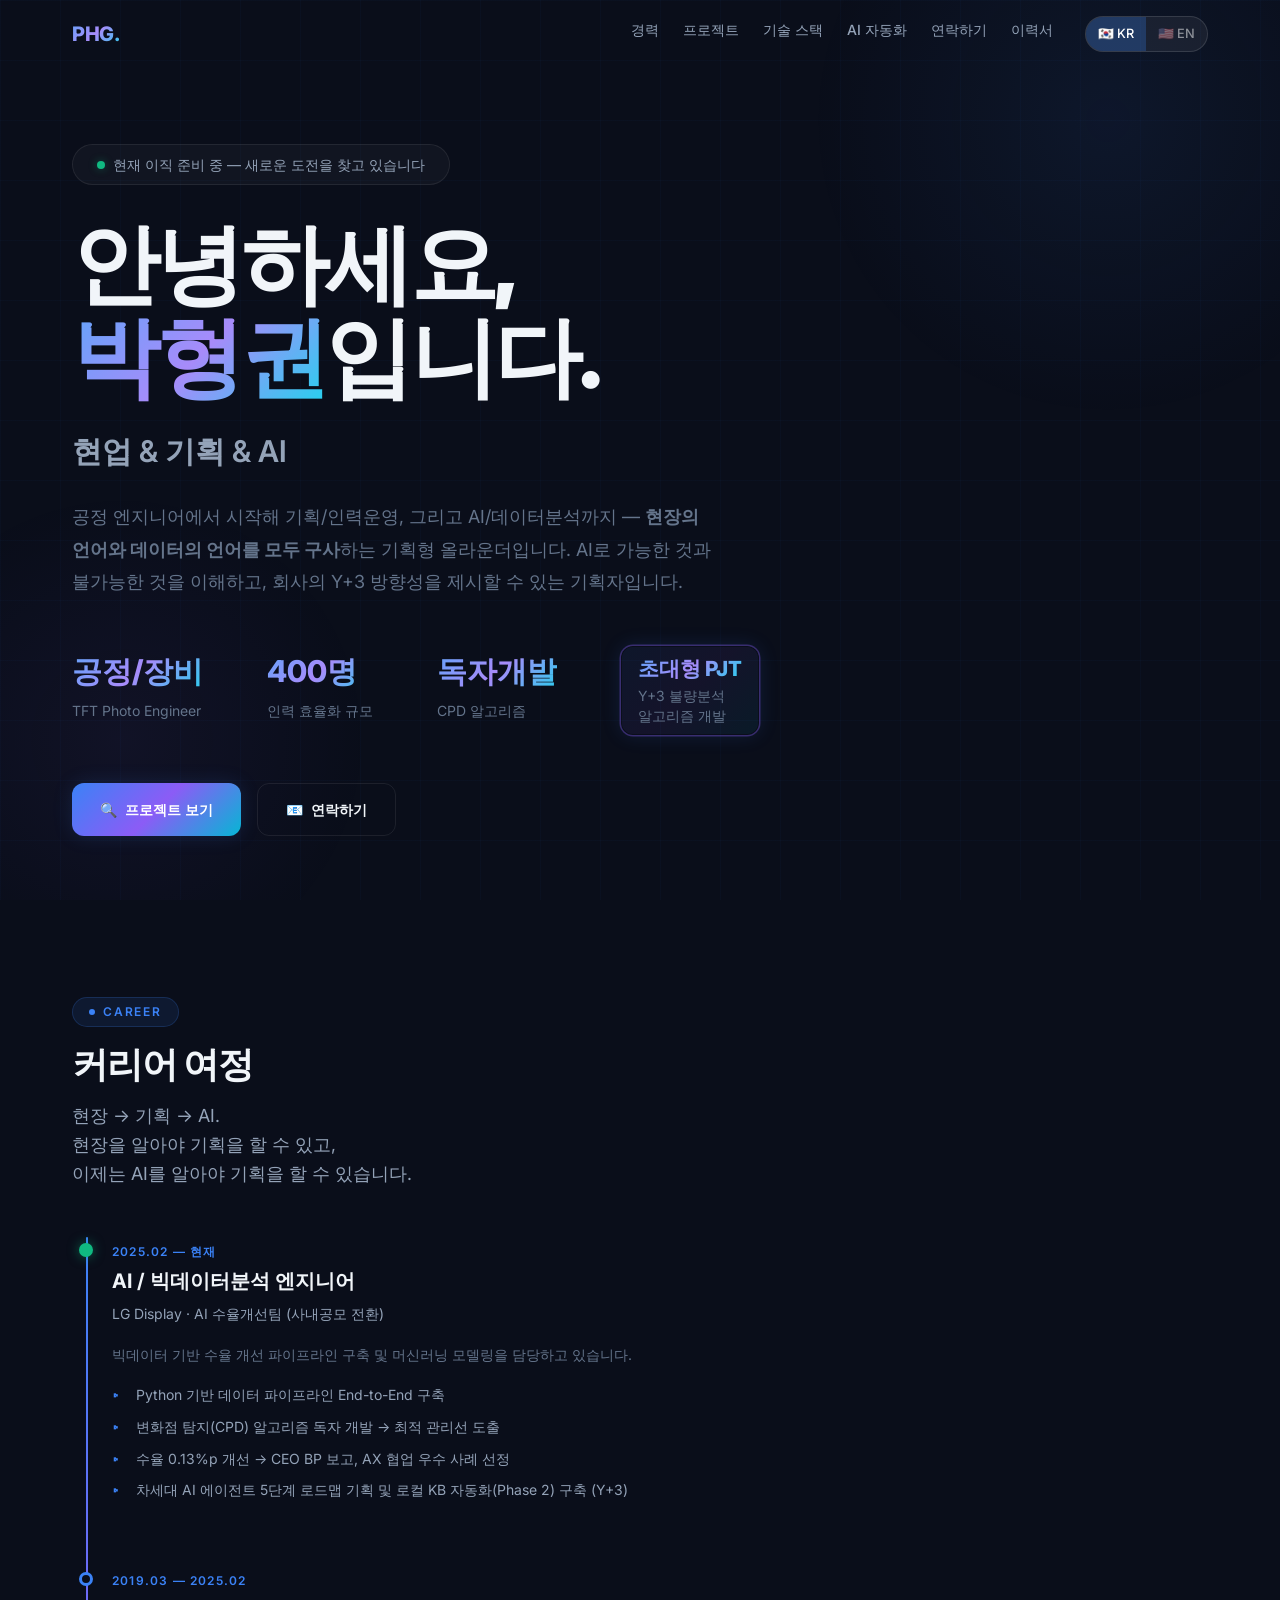
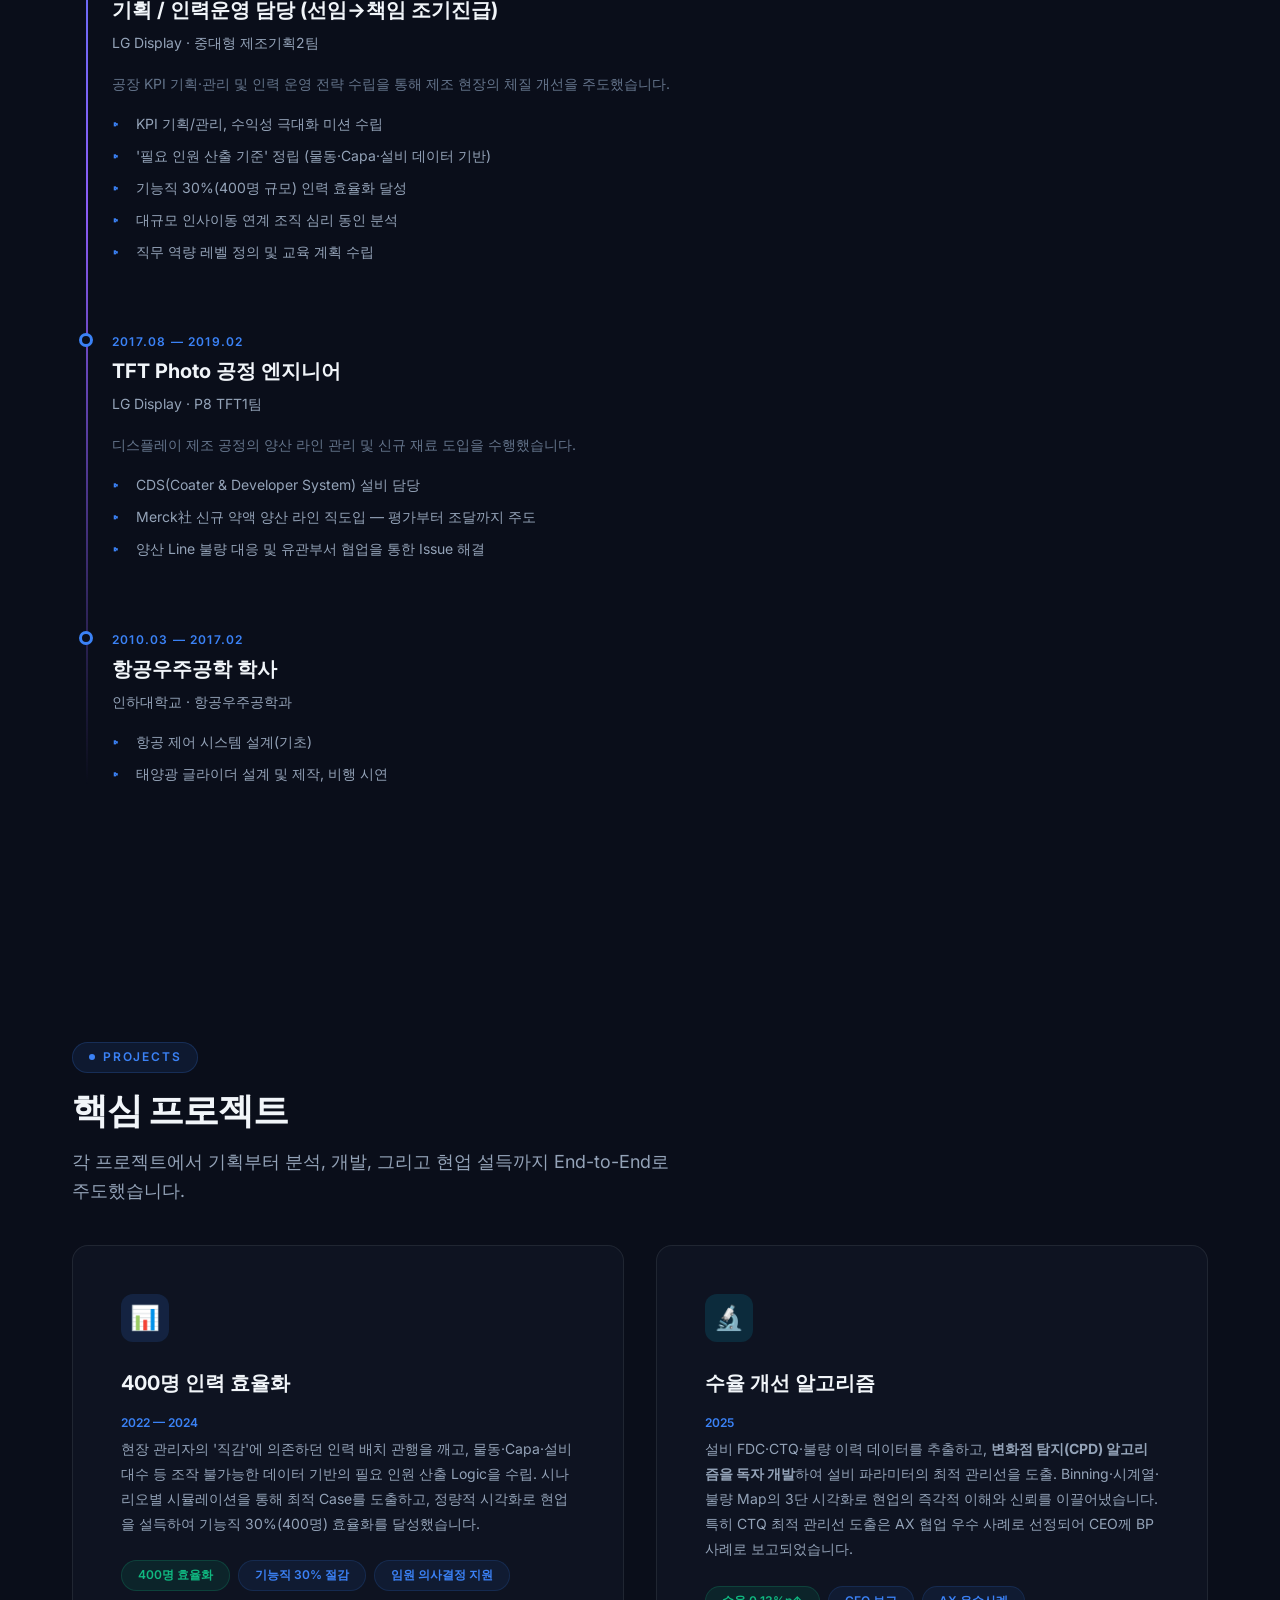
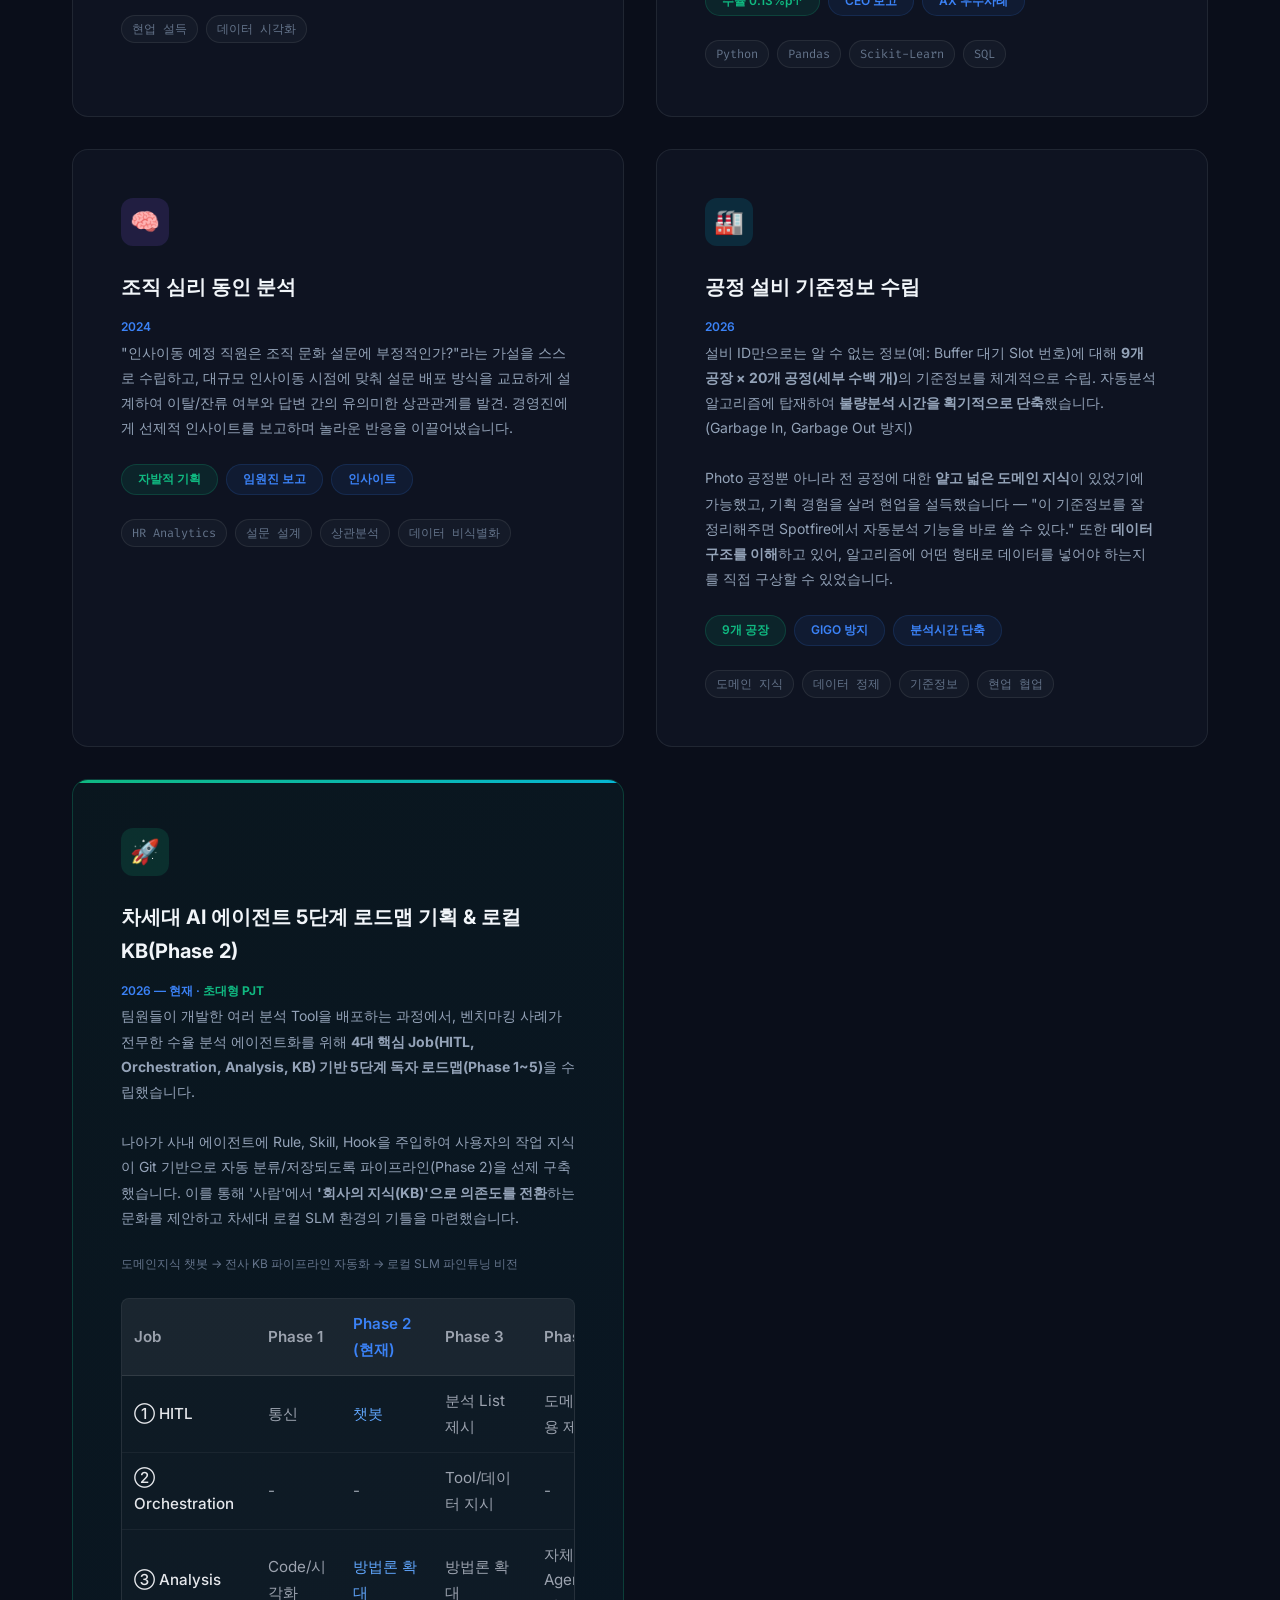
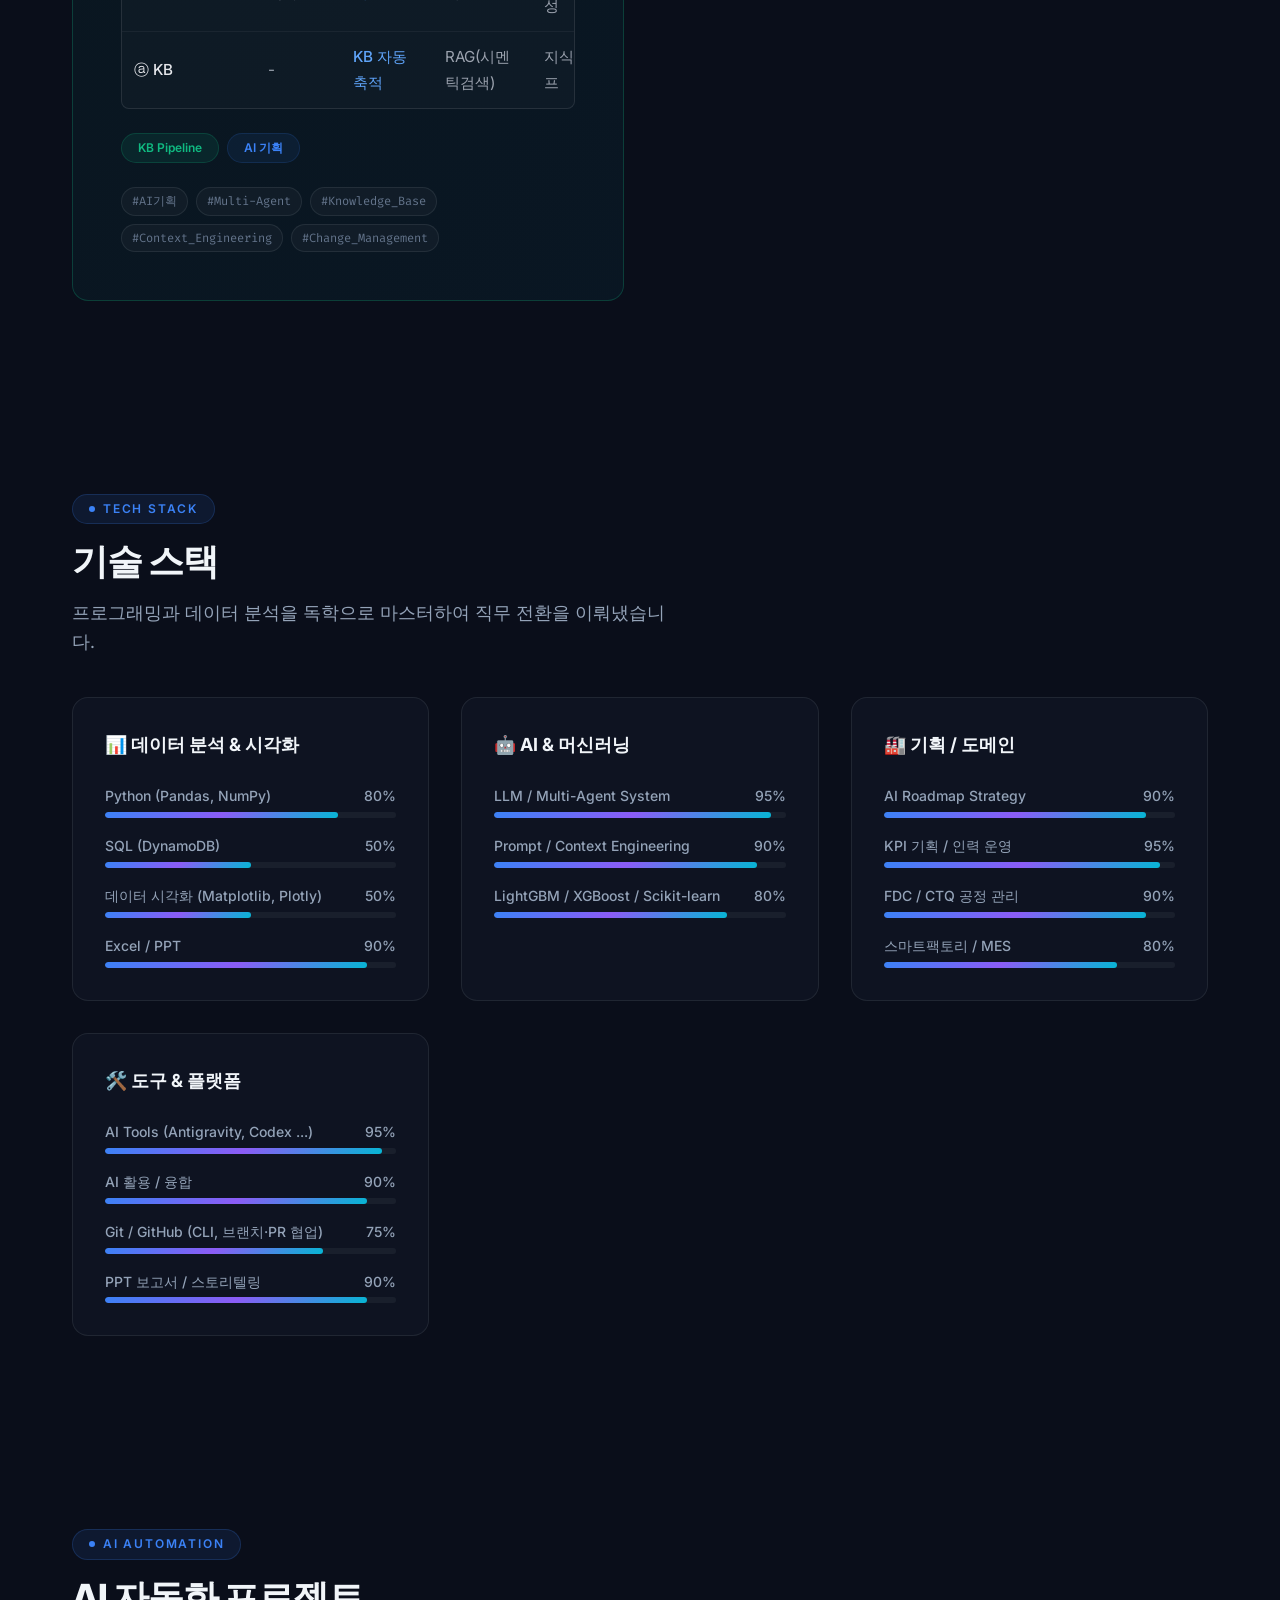
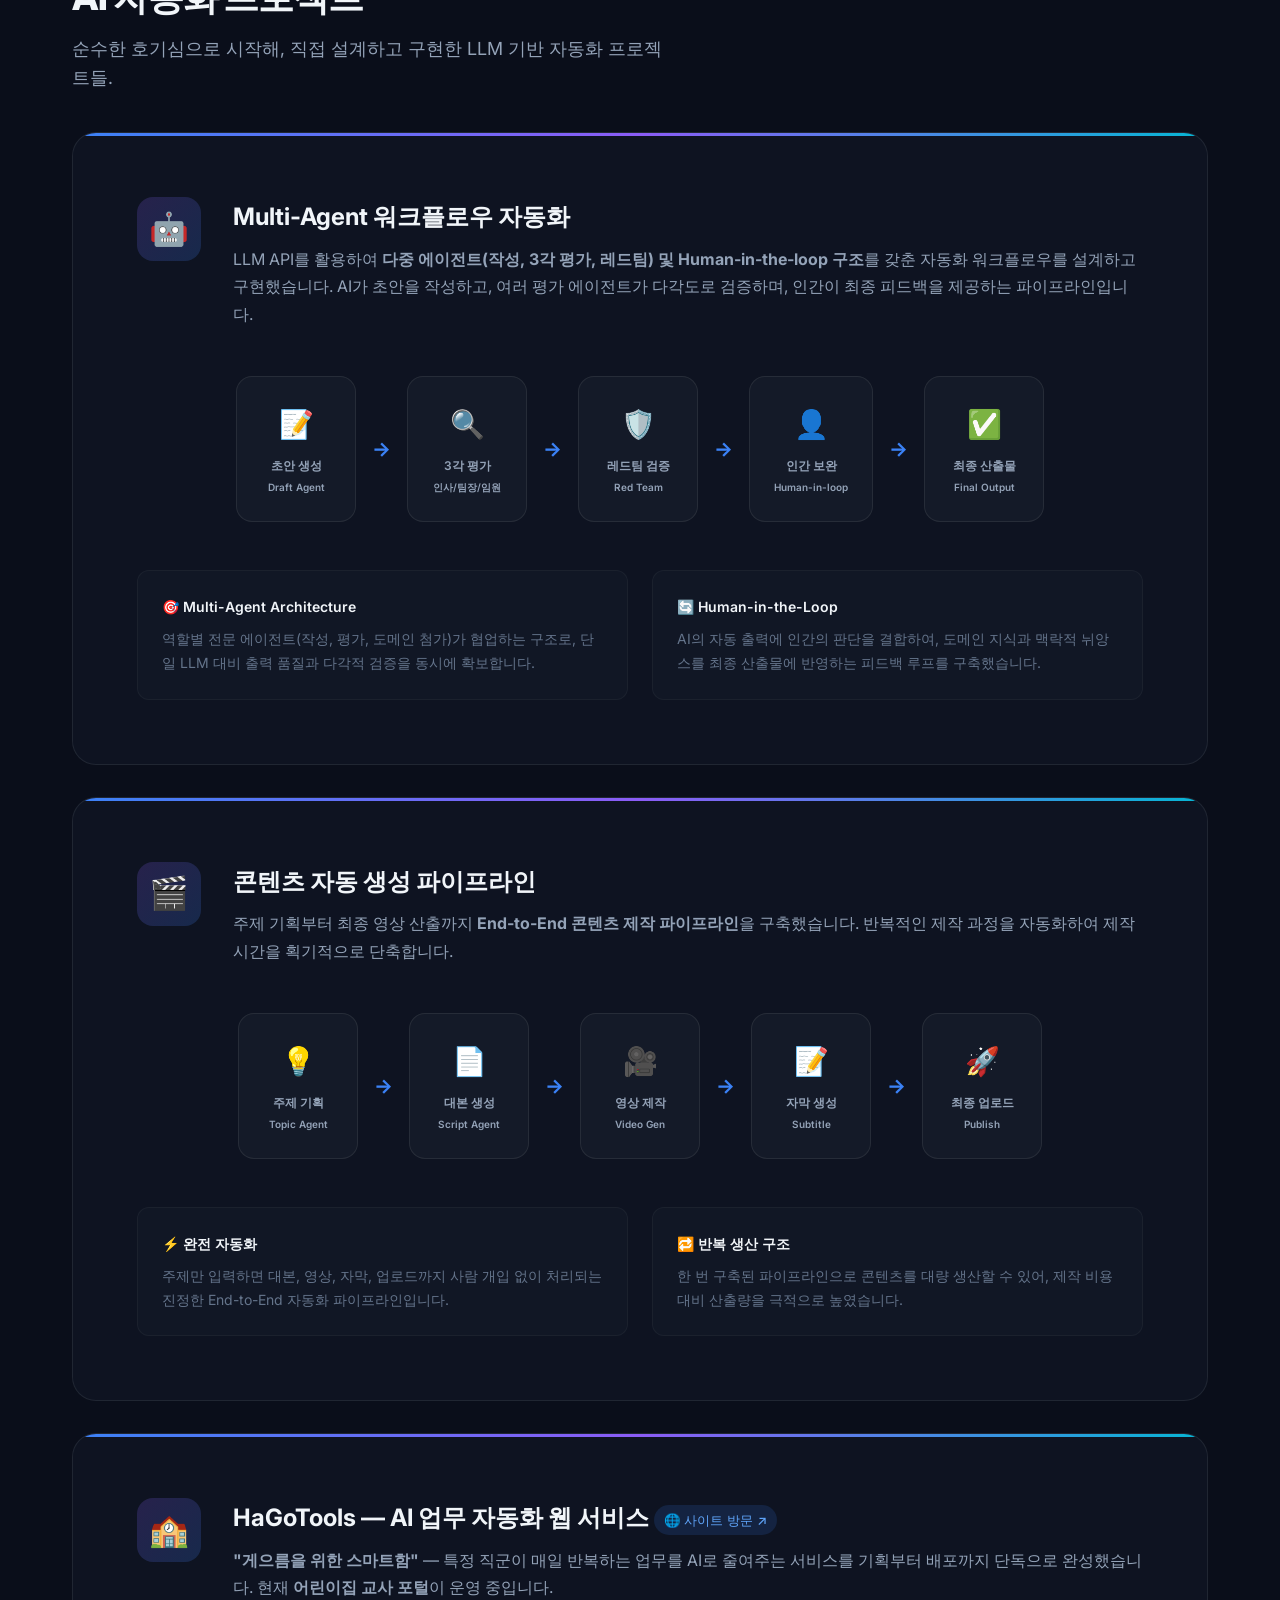
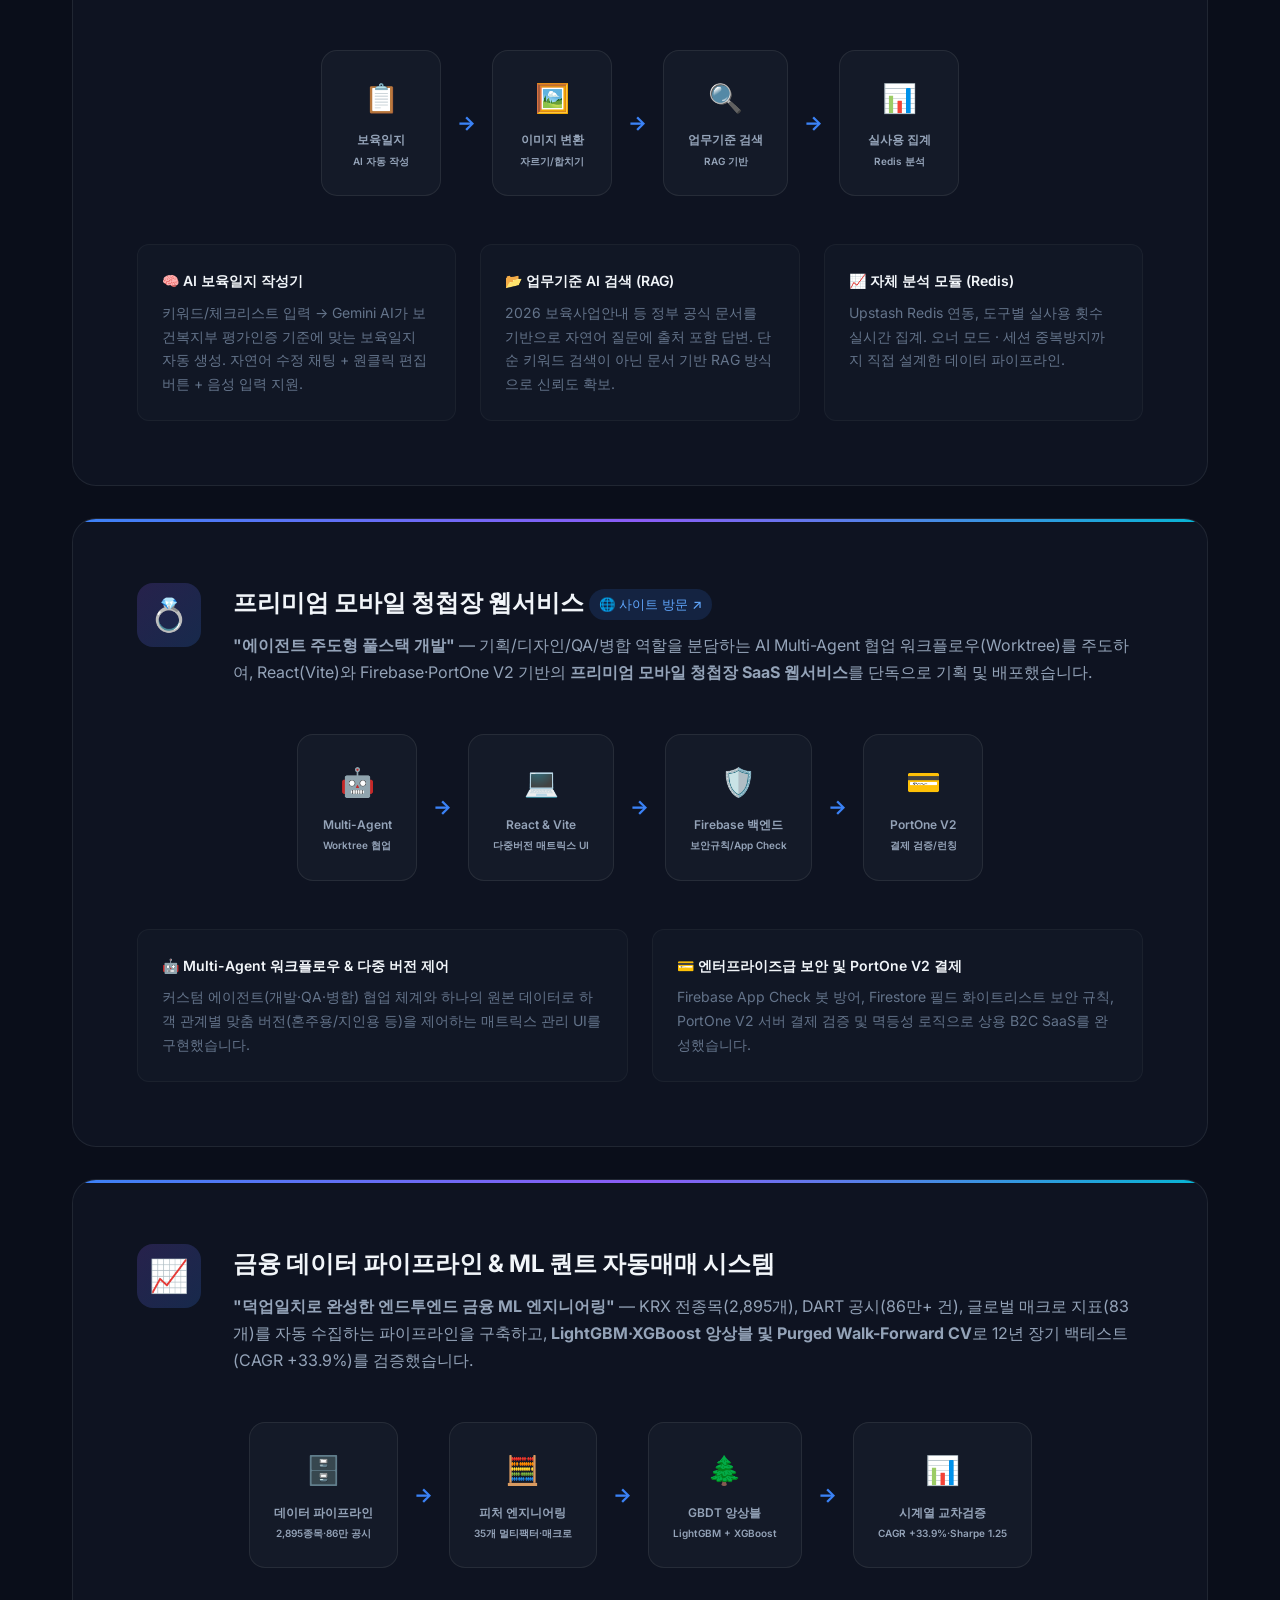
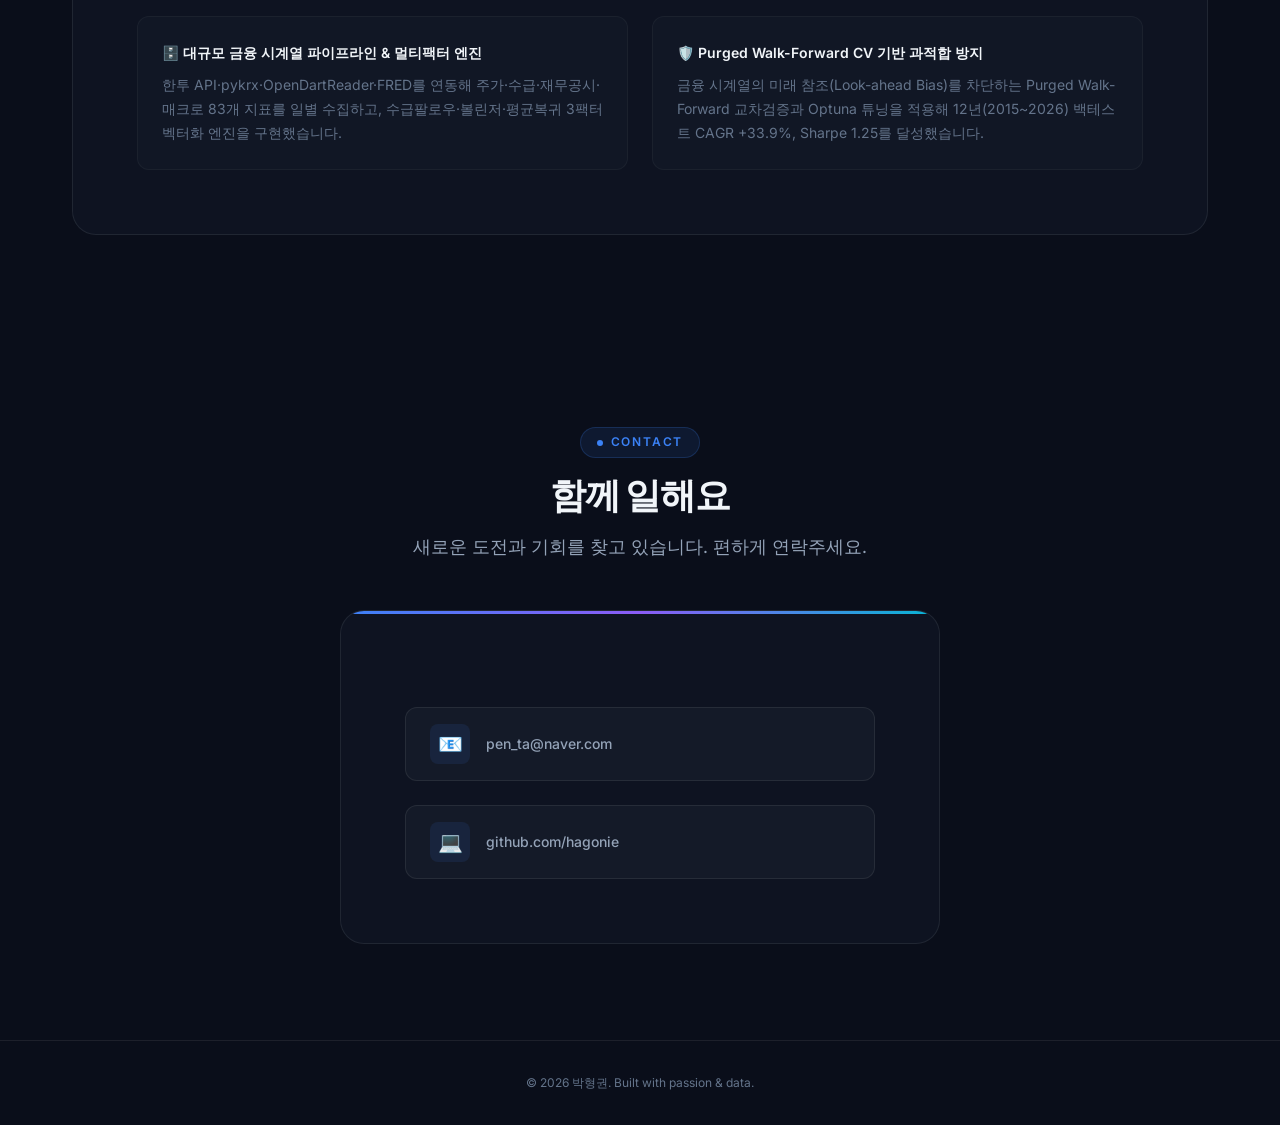
<file: index.html>
<!DOCTYPE html>
<html lang="ko">
<head>
  <!-- Google tag (gtag.js) -->
  <script async src="https://www.googletagmanager.com/gtag/js?id=G-M7186Q33TW"></script>
  <script>
    window.dataLayer = window.dataLayer || [];
    function gtag(){dataLayer.push(arguments);}
    gtag('js', new Date());
    gtag('config', 'G-M7186Q33TW');
  </script>
  <meta charset="UTF-8">
  <meta name="viewport" content="width=device-width, initial-scale=1.0">
  <meta name="description" content="박형권 포트폴리오 — 데이터 분석 & AI 전문가. LG Display 출신, 공정엔지니어에서 AI 데이터분석까지 커리어를 확장한 올라운더.">
  <meta name="keywords" content="박형권, 포트폴리오, 데이터분석, AI, 머신러닝, Python, 스마트팩토리">
  <meta name="author" content="박형권">
  <meta property="og:title" content="박형권 — Data & AI Portfolio">
  <meta property="og:description" content="공정 엔지니어 → 기획/인력운영 → AI 데이터분석. 데이터로 400명 인력을 최적화하고, AI로 수율을 개선하는 사람.">
  <meta property="og:type" content="website">
  <title>박형권 — Data & AI Portfolio</title>
  <link rel="stylesheet" href="style.css">
  <link rel="icon" href="data:image/svg+xml,<svg xmlns='http://www.w3.org/2000/svg' viewBox='0 0 100 100'><text y='.9em' font-size='90'>🚀</text></svg>">
  <style>
    /* Language Toggle Button Styles */
    .lang-toggle {
      display: flex;
      align-items: center;
      background: rgba(255,255,255,0.06);
      border: 1px solid rgba(255,255,255,0.12);
      border-radius: 20px;
      padding: 0;
      cursor: pointer;
      font-size: 0.8rem;
      overflow: hidden;
      margin-left: 0.5rem;
      flex-shrink: 0;
    }
    .lang-toggle-option {
      padding: 6px 12px;
      color: rgba(255,255,255,0.5);
      transition: all 0.3s ease;
      font-weight: 500;
      white-space: nowrap;
      user-select: none;
    }
    .lang-toggle-option.active {
      background: rgba(59,130,246,0.25);
      color: #fff;
    }
    .lang-toggle-option:hover:not(.active) {
      color: rgba(255,255,255,0.8);
    }
    @media (max-width: 768px) {
      .lang-toggle {
        margin: 0.5rem auto 0;
      }
    }
  </style>
</head>
<body>

  <!-- Background Effects -->
  <div class="bg-grid"></div>
  <div class="bg-gradient-orbs"></div>

  <!-- Navigation -->
  <nav class="nav" id="navbar">
    <div class="nav-container">
      <a href="#" class="nav-logo">PHG.</a>
      <ul class="nav-links" id="navLinks">
        <li><a href="#career" data-ko="경력" data-en="Career">경력</a></li>
        <li><a href="#projects" data-ko="프로젝트" data-en="Projects">프로젝트</a></li>
        <li><a href="#skills" data-ko="기술 스택" data-en="Tech Stack">기술 스택</a></li>
        <li><a href="#automation" data-ko="AI 자동화" data-en="AI Automation">AI 자동화</a></li>
        <li><a href="#contact" data-ko="연락하기" data-en="Contact">연락하기</a></li>
        <li><a href="resume-kr.html" target="_blank" id="resumeLink" data-ko="이력서" data-en="Resume">이력서</a></li>
        <li>
          <div class="lang-toggle" id="langToggle">
            <span class="lang-toggle-option active" data-lang="ko">🇰🇷 KR</span>
            <span class="lang-toggle-option" data-lang="en">🇺🇸 EN</span>
          </div>
        </li>
      </ul>
      <button class="nav-mobile-toggle" id="navToggle" aria-label="메뉴 열기">
        <span></span>
        <span></span>
        <span></span>
      </button>
    </div>
  </nav>

  <!-- Hero Section -->
  <section class="hero" id="hero">
    <div class="hero-content">
      <div class="hero-badge" data-ko="현재 이직 준비 중 — 새로운 도전을 찾고 있습니다" data-en="Currently open to new opportunities" data-i18n-mode="badge">
        <span class="status-dot"></span>
        현재 이직 준비 중 — 새로운 도전을 찾고 있습니다
      </div>
      <h1 class="hero-name" data-ko="안녕하세요,<br><span class='gradient-text'>박형권</span>입니다." data-en="Hello,<br><span class='gradient-text'>Park Hyeonggwon</span>." data-i18n-mode="html">
        안녕하세요,<br>
        <span class="gradient-text">박형권</span>입니다.
      </h1>
      <p class="hero-title" data-ko="현업 &amp; 기획 &amp; AI" data-en="Field &amp; Planning &amp; AI">현업 & 기획 & AI</p>
      <p class="hero-description" data-ko="공정 엔지니어에서 시작해 기획/인력운영, 그리고 AI/데이터분석까지 — <strong>현장의 언어와 데이터의 언어를 모두 구사</strong>하는 기획형 올라운더입니다. AI로 가능한 것과 불가능한 것을 이해하고, 회사의 Y+3 방향성을 제시할 수 있는 기획자입니다." data-en="From process engineer to planning/workforce management, then to AI/data analysis — an <strong>all-rounder fluent in both the language of the manufacturing floor and the language of data</strong>. I understand what AI can and cannot do, and can chart the company's Y+3 direction." data-i18n-mode="html">
        공정 엔지니어에서 시작해 기획/인력운영, 그리고 AI/데이터분석까지 — 
        <strong>현장의 언어와 데이터의 언어를 모두 구사</strong>하는 기획형 올라운더입니다.
        AI로 가능한 것과 불가능한 것을 이해하고, 회사의 Y+3 방향성을 제시할 수 있는 기획자입니다.
      </p>
      <!-- Stat 스토리: 현업 → 기획 → AI → 현업+기획+AI 통합 -->
      <div class="hero-stats">
        <div class="hero-stat" title="현업">
          <div class="hero-stat-value" data-ko="공정/장비" data-en="Process/Equip">공정/장비</div>
          <div class="hero-stat-label">TFT Photo Engineer</div>
        </div>
        <div class="hero-stat" title="기획">
          <div class="hero-stat-value" data-count="400" data-ko="400명" data-en="400">0</div>
          <div class="hero-stat-label" data-ko="인력 효율화 규모" data-en="Workforce Optimized">인력 효율화 규모</div>
        </div>
        <div class="hero-stat" title="AI">
          <div class="hero-stat-value" data-ko="독자개발" data-en="Self-Developed">독자개발</div>
          <div class="hero-stat-label" data-ko="CPD 알고리즘" data-en="CPD Algorithm">CPD 알고리즘</div>
        </div>
        <div class="hero-stat hero-stat-highlight" title="현업+기획+AI 통합">
          <div class="hero-stat-value" style="font-size: 1.3rem; line-height:1.3;" data-ko="초대형 PJT" data-en="Mega PJT">초대형 PJT</div>
          <div class="hero-stat-label" data-ko="Y+3 불량분석<br>알고리즘 개발" data-en="Y+3 Defect Analysis<br>Agent Dev" data-i18n-mode="html">Y+3 불량분석<br>알고리즘 개발</div>
        </div>
      </div>
      <div class="hero-actions">
        <a href="#projects" class="btn btn-primary" data-ko="<span>🔍</span> 프로젝트 보기" data-en="<span>🔍</span> View Projects" data-i18n-mode="html">
          <span>🔍</span> 프로젝트 보기
        </a>
        <a href="#contact" class="btn btn-secondary" data-ko="<span>📧</span> 연락하기" data-en="<span>📧</span> Contact Me" data-i18n-mode="html">
          <span>📧</span> 연락하기
        </a>
      </div>
    </div>
  </section>

  <!-- Career Section -->
  <section class="section" id="career">
    <div class="reveal">
      <span class="section-label"><span class="dot"></span> Career</span>
      <h2 class="section-title" data-ko="커리어 여정" data-en="Career Journey">커리어 여정</h2>
      <p class="section-subtitle" data-ko="현장 → 기획 → AI.<br>현장을 알아야 기획을 할 수 있고,<br>이제는 AI를 알아야 기획을 할 수 있습니다." data-en="Field → Planning → AI.<br>You need to know the field to plan.<br>Now, you need to know AI to plan." data-i18n-mode="html">
        현장 → 기획 → AI.<br>
        현장을 알아야 기획을 할 수 있고,<br>
        이제는 AI를 알아야 기획을 할 수 있습니다.
      </p>
    </div>

    <div class="timeline" style="margin-top: 3rem;">
      <!-- Current -->
      <div class="timeline-item current">
        <span class="timeline-period" data-ko="2025.02 — 현재" data-en="Feb 2025 — Present">2025.02 — 현재</span>
        <h3 class="timeline-role" data-ko="AI / 빅데이터분석 엔지니어" data-en="AI / Big Data Analysis Engineer">AI / 빅데이터분석 엔지니어</h3>
        <p class="timeline-company" data-ko="LG Display · AI 수율개선팀 (사내공모 전환)" data-en="LG Display · AI Yield Improvement Team (Internal Transfer)">LG Display · AI 수율개선팀 (사내공모 전환)</p>
        <p class="timeline-desc" data-ko="빅데이터 기반 수율 개선 파이프라인 구축 및 머신러닝 모델링을 담당하고 있습니다." data-en="Building big data-based yield improvement pipelines and ML modeling.">
          빅데이터 기반 수율 개선 파이프라인 구축 및 머신러닝 모델링을 담당하고 있습니다.
        </p>
        <ul class="timeline-highlights">
          <li data-ko="Python 기반 데이터 파이프라인 End-to-End 구축" data-en="Built end-to-end data pipeline with Python">Python 기반 데이터 파이프라인 End-to-End 구축</li>
          <li data-ko="변화점 탐지(CPD) 알고리즘 독자 개발 → 최적 관리선 도출" data-en="Independently developed Change Point Detection (CPD) algorithm → derived optimal control limits">변화점 탐지(CPD) 알고리즘 독자 개발 → 최적 관리선 도출</li>
          <li data-ko="수율 0.13%p 개선 → CEO BP 보고, AX 협업 우수 사례 선정" data-en="Improved yield by 0.13%p → Reported to CEO as Best Practice, selected as AX collaboration excellence case">수율 0.13%p 개선 → CEO BP 보고, AX 협업 우수 사례 선정</li>
          <li data-ko="차세대 AI 에이전트 5단계 로드맵 기획 및 로컬 KB 자동화(Phase 2) 구축 (Y+3)" data-en="Architected 5-phase AI agent roadmap &amp; automated local KB pipeline (Phase 2, Y+3)">차세대 AI 에이전트 5단계 로드맵 기획 및 로컬 KB 자동화(Phase 2) 구축 (Y+3)</li>
        </ul>
      </div>

      <!-- Planning -->
      <div class="timeline-item">
        <span class="timeline-period">2019.03 — 2025.02</span>
        <h3 class="timeline-role" data-ko="기획 / 인력운영 담당 (선임→책임 조기진급)" data-en="Planning / Workforce Mgmt (Early Promotion)">기획 / 인력운영 담당 (선임→책임 조기진급)</h3>
        <p class="timeline-company" data-ko="LG Display · 중대형 제조기획2팀" data-en="LG Display · Manufacturing Planning Team 2">LG Display · 중대형 제조기획2팀</p>
        <p class="timeline-desc" data-ko="공장 KPI 기획·관리 및 인력 운영 전략 수립을 통해 제조 현장의 체질 개선을 주도했습니다." data-en="Led manufacturing transformation through factory KPI planning/management and workforce operation strategy.">
          공장 KPI 기획·관리 및 인력 운영 전략 수립을 통해 제조 현장의 체질 개선을 주도했습니다.
        </p>
        <ul class="timeline-highlights">
          <li data-ko="KPI 기획/관리, 수익성 극대화 미션 수립" data-en="KPI planning/management, profitability maximization mission">KPI 기획/관리, 수익성 극대화 미션 수립</li>
          <li data-ko="'필요 인원 산출 기준' 정립 (물동·Capa·설비 데이터 기반)" data-en="Established 'headcount calculation criteria' (based on volume, capacity, equipment data)">'필요 인원 산출 기준' 정립 (물동·Capa·설비 데이터 기반)</li>
          <li data-ko="기능직 30%(400명 규모) 인력 효율화 달성" data-en="Achieved 30% workforce optimization (400 operators)">기능직 30%(400명 규모) 인력 효율화 달성</li>
          <li data-ko="대규모 인사이동 연계 조직 심리 동인 분석" data-en="Organizational psychology driver analysis linked to large-scale personnel transfers">대규모 인사이동 연계 조직 심리 동인 분석</li>
          <li data-ko="직무 역량 레벨 정의 및 교육 계획 수립" data-en="Defined job competency levels and established training plans">직무 역량 레벨 정의 및 교육 계획 수립</li>
        </ul>
      </div>

      <!-- Engineer -->
      <div class="timeline-item">
        <span class="timeline-period">2017.08 — 2019.02</span>
        <h3 class="timeline-role" data-ko="TFT Photo 공정 엔지니어" data-en="TFT Photo Process Engineer">TFT Photo 공정 엔지니어</h3>
        <p class="timeline-company" data-ko="LG Display · P8 TFT1팀" data-en="LG Display · P8 TFT1 Team">LG Display · P8 TFT1팀</p>
        <p class="timeline-desc" data-ko="디스플레이 제조 공정의 양산 라인 관리 및 신규 재료 도입을 수행했습니다." data-en="Managed production lines and introduced new materials for display manufacturing processes.">
          디스플레이 제조 공정의 양산 라인 관리 및 신규 재료 도입을 수행했습니다.
        </p>
        <ul class="timeline-highlights">
          <li data-ko="CDS(Coater &amp; Developer System) 설비 담당" data-en="Managed CDS (Coater &amp; Developer System) equipment">CDS(Coater &amp; Developer System) 설비 담당</li>
          <li data-ko="Merck社 신규 약액 양산 라인 직도입 — 평가부터 조달까지 주도" data-en="Direct introduction of Merck's new chemicals to production line — led from evaluation to procurement">Merck社 신규 약액 양산 라인 직도입 — 평가부터 조달까지 주도</li>
          <li data-ko="양산 Line 불량 대응 및 유관부서 협업을 통한 Issue 해결" data-en="Resolved production line defects through cross-functional collaboration">양산 Line 불량 대응 및 유관부서 협업을 통한 Issue 해결</li>
        </ul>
      </div>

      <!-- Education -->
      <div class="timeline-item">
        <span class="timeline-period">2010.03 — 2017.02</span>
        <h3 class="timeline-role" data-ko="항공우주공학 학사" data-en="B.S. Aerospace Engineering">항공우주공학 학사</h3>
        <p class="timeline-company" data-ko="인하대학교 · 항공우주공학과" data-en="Inha University · Aerospace Engineering">인하대학교 · 항공우주공학과</p>
        <ul class="timeline-highlights">
          <li data-ko="항공 제어 시스템 설계(기초)" data-en="Flight control system design (fundamentals)">항공 제어 시스템 설계(기초)</li>
          <li data-ko="태양광 글라이더 설계 및 제작, 비행 시연" data-en="Solar glider design, fabrication, and flight demonstration">태양광 글라이더 설계 및 제작, 비행 시연</li>
        </ul>
      </div>
    </div>
  </section>

  <!-- Projects Section -->
  <section class="section" id="projects">
    <div class="reveal">
      <span class="section-label"><span class="dot"></span> Projects</span>
      <h2 class="section-title" data-ko="핵심 프로젝트" data-en="Key Projects">핵심 프로젝트</h2>
      <p class="section-subtitle" data-ko="각 프로젝트에서 기획부터 분석, 개발, 그리고 현업 설득까지 End-to-End로 주도했습니다." data-en="Led each project end-to-end — from planning and analysis to development and stakeholder buy-in.">
        각 프로젝트에서 기획부터 분석, 개발, 그리고 현업 설득까지 End-to-End로 주도했습니다.
      </p>
    </div>

    <div class="projects-grid" style="margin-top: 2.5rem;">
      <!-- Project 1 -->
      <div class="project-card">
        <div class="project-card-icon blue">📊</div>
        <h3 class="project-card-title" data-ko="400명 인력 효율화" data-en="400-Person Workforce Optimization">400명 인력 효율화</h3>
        <span class="project-card-period">2022 — 2024</span>
        <p class="project-card-desc" data-ko="현장 관리자의 '직감'에 의존하던 인력 배치 관행을 깨고, 물동·Capa·설비대수 등 조작 불가능한 데이터 기반의 필요 인원 산출 Logic을 수립. 시나리오별 시뮬레이션을 통해 최적 Case를 도출하고, 정량적 시각화로 현업을 설득하여 기능직 30%(400명) 효율화를 달성했습니다." data-en="Broke the convention of relying on managers' 'gut feeling' for workforce allocation. Established headcount calculation logic based on tamper-proof data (volume, capacity, equipment count). Derived optimal scenarios through simulation and persuaded stakeholders with quantitative visualization, achieving 30% (400 operators) workforce optimization.">
          현장 관리자의 '직감'에 의존하던 인력 배치 관행을 깨고, 물동·Capa·설비대수 등
          조작 불가능한 데이터 기반의 필요 인원 산출 Logic을 수립.
          시나리오별 시뮬레이션을 통해 최적 Case를 도출하고, 정량적 시각화로 현업을 설득하여
          기능직 30%(400명) 효율화를 달성했습니다.
        </p>
        <div class="project-card-metrics">
          <span class="metric-badge highlight" data-ko="400명 효율화" data-en="400 Optimized">400명 효율화</span>
          <span class="metric-badge" data-ko="기능직 30% 절감" data-en="30% Workforce Reduction">기능직 30% 절감</span>
          <span class="metric-badge" data-ko="임원 의사결정 지원" data-en="Executive Decision Support">임원 의사결정 지원</span>
        </div>
        <div class="project-card-tags">
          <span class="tag" data-ko="현업 설득" data-en="Stakeholder Buy-in">현업 설득</span>
          <span class="tag" data-ko="데이터 시각화" data-en="Data Visualization">데이터 시각화</span>
        </div>
      </div>

      <!-- Project 2 -->
      <div class="project-card">
        <div class="project-card-icon cyan">🔬</div>
        <h3 class="project-card-title" data-ko="수율 개선 알고리즘" data-en="Yield Improvement Algorithm">수율 개선 알고리즘</h3>
        <span class="project-card-period">2025</span>
        <p class="project-card-desc" data-ko="설비 FDC·CTQ·불량 이력 데이터를 추출하고, <strong>변화점 탐지(CPD) 알고리즘을 독자 개발</strong>하여 설비 파라미터의 최적 관리선을 도출. Binning·시계열·불량 Map의 3단 시각화로 현업의 즉각적 이해와 신뢰를 이끌어냈습니다. 특히 CTQ 최적 관리선 도출은 AX 협업 우수 사례로 선정되어 CEO께 BP사례로 보고되었습니다." data-en="Extracted equipment FDC, CTQ, and defect history data, then <strong>independently developed a Change Point Detection (CPD) algorithm</strong> to derive optimal control limits for equipment parameters. Built a 3-tier visualization (Binning, time-series, defect map) that earned instant understanding and trust from stakeholders. The CTQ optimal control limit derivation was selected as an AX collaboration best practice and reported to the CEO." data-i18n-mode="html">
          설비 FDC·CTQ·불량 이력 데이터를 추출하고, <strong>변화점 탐지(CPD) 알고리즘을 독자 개발</strong>하여
          설비 파라미터의 최적 관리선을 도출. Binning·시계열·불량 Map의 3단 시각화로 현업의
          즉각적 이해와 신뢰를 이끌어냈습니다. 특히 CTQ 최적 관리선 도출은 AX 협업 우수 사례로
          선정되어 CEO께 BP사례로 보고되었습니다.
        </p>
        <div class="project-card-metrics">
          <span class="metric-badge highlight" data-ko="수율 0.13%p↑" data-en="Yield +0.13%p">수율 0.13%p↑</span>
          <span class="metric-badge" data-ko="CEO 보고" data-en="CEO Report">CEO 보고</span>
          <span class="metric-badge" data-ko="AX 우수사례" data-en="AX Best Practice">AX 우수사례</span>
        </div>
        <div class="project-card-tags">
          <span class="tag">Python</span>
          <span class="tag">Pandas</span>
          <span class="tag">Scikit-Learn</span>
          <span class="tag">SQL</span>
        </div>
      </div>

      <!-- Project 3 -->
      <div class="project-card">
        <div class="project-card-icon purple">🧠</div>
        <h3 class="project-card-title" data-ko="조직 심리 동인 분석" data-en="Organizational Psychology Analysis">조직 심리 동인 분석</h3>
        <span class="project-card-period">2024</span>
        <p class="project-card-desc" data-ko="&quot;인사이동 예정 직원은 조직 문화 설문에 부정적인가?&quot;라는 가설을 스스로 수립하고, 대규모 인사이동 시점에 맞춰 설문 배포 방식을 교묘하게 설계하여 이탈/잔류 여부와 답변 간의 유의미한 상관관계를 발견. 경영진에게 선제적 인사이트를 보고하며 놀라운 반응을 이끌어냈습니다." data-en="Self-initiated the hypothesis: 'Do employees scheduled for transfer respond negatively to culture surveys?' Cleverly designed survey distribution timing around large-scale transfers and discovered significant correlations between transfer/retention status and responses. Proactively reported insights to management, eliciting an impressed response.">
          "인사이동 예정 직원은 조직 문화 설문에 부정적인가?"라는 가설을 스스로 수립하고,
          대규모 인사이동 시점에 맞춰 설문 배포 방식을 교묘하게 설계하여
          이탈/잔류 여부와 답변 간의 유의미한 상관관계를 발견.
          경영진에게 선제적 인사이트를 보고하며 놀라운 반응을 이끌어냈습니다.
        </p>
        <div class="project-card-metrics">
          <span class="metric-badge highlight" data-ko="자발적 기획" data-en="Self-Initiated">자발적 기획</span>
          <span class="metric-badge" data-ko="임원진 보고" data-en="Exec Report">임원진 보고</span>
          <span class="metric-badge" data-ko="인사이트" data-en="Insight">인사이트</span>
        </div>
        <div class="project-card-tags">
          <span class="tag">HR Analytics</span>
          <span class="tag" data-ko="설문 설계" data-en="Survey Design">설문 설계</span>
          <span class="tag" data-ko="상관분석" data-en="Correlation Analysis">상관분석</span>
          <span class="tag" data-ko="데이터 비식별화" data-en="Data Anonymization">데이터 비식별화</span>
        </div>
      </div>

      <!-- Project 4 — 기준정보 수립 -->
      <div class="project-card">
        <div class="project-card-icon cyan">🏭</div>
        <h3 class="project-card-title" data-ko="공정 설비 기준정보 수립" data-en="Process Equipment Master Data">공정 설비 기준정보 수립</h3>
        <span class="project-card-period">2026</span>
        <p class="project-card-desc" data-ko="설비 ID만으로는 알 수 없는 정보(예: Buffer 대기 Slot 번호)에 대해 <strong>9개 공장 × 20개 공정(세부 수백 개)</strong>의 기준정보를 체계적으로 수립. 자동분석 알고리즘에 탑재하여 <strong>불량분석 시간을 획기적으로 단축</strong>했습니다. (Garbage In, Garbage Out 방지)<br><br>Photo 공정뿐 아니라 전 공정에 대한 <strong>얕고 넓은 도메인 지식</strong>이 있었기에 가능했고, 기획 경험을 살려 현업을 설득했습니다 — &quot;이 기준정보를 잘 정리해주면 Spotfire에서 자동분석 기능을 바로 쓸 수 있다.&quot; 또한 <strong>데이터 구조를 이해</strong>하고 있어, 알고리즘에 어떤 형태로 데이터를 넣어야 하는지를 직접 구상할 수 있었습니다." data-en="Systematically established master data for information that equipment IDs alone cannot provide (e.g., buffer slot numbers) across <strong>9 factories × 20 processes (hundreds of sub-items)</strong>. Integrated into automated analysis algorithms to <strong>dramatically reduce defect analysis time</strong>. (Preventing Garbage In, Garbage Out)<br><br>This was possible due to <strong>broad, cross-process domain knowledge</strong> beyond just Photo processes, and planning experience was leveraged to persuade stakeholders — 'If you organize this master data well, you can use the auto-analysis feature in Spotfire right away.' Also, <strong>understanding data structures</strong> enabled direct design of how data should be fed into the algorithm." data-i18n-mode="html">
          설비 ID만으로는 알 수 없는 정보(예: Buffer 대기 Slot 번호)에 대해
          <strong>9개 공장 × 20개 공정(세부 수백 개)</strong>의 기준정보를 체계적으로 수립.
          자동분석 알고리즘에 탑재하여 <strong>불량분석 시간을 획기적으로 단축</strong>했습니다.
          (Garbage In, Garbage Out 방지)<br><br>
          Photo 공정뿐 아니라 전 공정에 대한 <strong>얕고 넓은 도메인 지식</strong>이 있었기에 가능했고,
          기획 경험을 살려 현업을 설득했습니다 — "이 기준정보를 잘 정리해주면 Spotfire에서 자동분석 기능을 바로 쓸 수 있다."
          또한 <strong>데이터 구조를 이해</strong>하고 있어, 알고리즘에 어떤 형태로 데이터를 넣어야 하는지를 직접 구상할 수 있었습니다.
        </p>
        <div class="project-card-metrics">
          <span class="metric-badge highlight" data-ko="9개 공장" data-en="9 Factories">9개 공장</span>
          <span class="metric-badge" data-ko="GIGO 방지" data-en="GIGO Prevention">GIGO 방지</span>
          <span class="metric-badge" data-ko="분석시간 단축" data-en="Faster Analysis">분석시간 단축</span>
        </div>
        <div class="project-card-tags">
          <span class="tag" data-ko="도메인 지식" data-en="Domain Knowledge">도메인 지식</span>
          <span class="tag" data-ko="데이터 정제" data-en="Data Cleansing">데이터 정제</span>
          <span class="tag" data-ko="기준정보" data-en="Master Data">기준정보</span>
          <span class="tag" data-ko="현업 협업" data-en="Cross-functional">현업 협업</span>
        </div>
      </div>

      <!-- Project 5 — Y+3 특별 강조 -->
      <div class="project-card project-card-featured">
        <div class="project-card-icon green">🚀</div>
        <h3 class="project-card-title" data-ko="차세대 AI 에이전트 5단계 로드맵 기획 & 로컬 KB(Phase 2)" data-en="Next-Gen AI Agent 5-Phase Roadmap & Local KB (Phase 2)">차세대 AI 에이전트 5단계 로드맵 기획 & 로컬 KB(Phase 2)</h3>
        <span class="project-card-period" data-ko="2026 — 현재 · <strong style='color: var(--accent-success);'>초대형 PJT</strong>" data-en="2026 — Present · <strong style='color: var(--accent-success);'>Mega PJT</strong>" data-i18n-mode="html">2026 — 현재 · <strong style="color: var(--accent-success);">초대형 PJT</strong></span>
        <p class="project-card-desc" data-ko="팀원들이 개발한 여러 분석 Tool을 배포하는 과정에서, 벤치마킹 사례가 전무한 수율 분석 에이전트화를 위해 <strong>4대 핵심 Job(HITL, Orchestration, Analysis, KB) 기반 5단계 독자 로드맵(Phase 1~5)</strong>을 수립했습니다.<br><br>나아가 사내 에이전트에 Rule, Skill, Hook을 주입하여 사용자의 작업 지식이 Git 기반으로 자동 분류/저장되도록 파이프라인(Phase 2)을 선제 구축했습니다. 이를 통해 '사람'에서 <strong>'회사의 지식(KB)'으로 의존도를 전환</strong>하는 문화를 제안하고 차세대 로컬 SLM 환경의 기틀을 마련했습니다." data-en="Established an <strong>independent 5-phase roadmap (Phase 1-5) based on 4 core jobs (HITL, Orchestration, Analysis, KB)</strong> for yield analysis agentification.<br><br>Furthermore, injected Rules/Skills/Hooks into the internal coding agent to automate a pipeline (Phase 2) that automatically classifies and stores working knowledge via Git. This proposed a cultural shift from relying on 'individuals' to <strong>'institutional knowledge (KB)'</strong>, securing proactive infrastructure for next-gen local SLM environments." data-i18n-mode="html">
          팀원들이 개발한 여러 분석 Tool을 배포하는 과정에서, 벤치마킹 사례가 전무한 수율 분석 에이전트화를 위해 <strong>4대 핵심 Job(HITL, Orchestration, Analysis, KB) 기반 5단계 독자 로드맵(Phase 1~5)</strong>을 수립했습니다.<br><br>
          나아가 사내 에이전트에 Rule, Skill, Hook을 주입하여 사용자의 작업 지식이 Git 기반으로 자동 분류/저장되도록 파이프라인(Phase 2)을 선제 구축했습니다. 이를 통해 '사람'에서 <strong>'회사의 지식(KB)'으로 의존도를 전환</strong>하는 문화를 제안하고 차세대 로컬 SLM 환경의 기틀을 마련했습니다.
        </p>
        <p style="font-size: var(--text-xs); color: var(--text-muted); margin-bottom: var(--space-sm);" data-ko="도메인지식 챗봇 → 전사 KB 파이프라인 자동화 → 로컬 SLM 파인튜닝 비전" data-en="Domain knowledge chatbot → Enterprise KB pipeline automation → Local SLM vision">도메인지식 챗봇 → 전사 KB 파이프라인 자동화 → 로컬 SLM 파인튜닝 비전</p>
        
        <!-- 5-Phase Roadmap Table -->
        <div class="roadmap-table-container" style="margin-top: 1.5rem; overflow-x: auto; background: rgba(255,255,255,0.02); border: 1px solid rgba(255,255,255,0.1); border-radius: 8px; margin-bottom: 1.5rem;">
          <table style="width: 100%; border-collapse: collapse; font-size: 0.95rem; text-align: left; min-width: 600px;">
            <thead>
              <tr style="background: rgba(255,255,255,0.05); border-bottom: 1px solid rgba(255,255,255,0.1);">
                <th style="padding: 12px; color: #9ca3af; font-weight: 600;">Job</th>
                <th style="padding: 12px; color: #9ca3af; font-weight: 600;">Phase 1</th>
                <th style="padding: 12px; color: #3b82f6; font-weight: 600;" data-ko="Phase 2 (현재)" data-en="Phase 2 (Current)">Phase 2 (현재)</th>
                <th style="padding: 12px; color: #9ca3af; font-weight: 600;">Phase 3</th>
                <th style="padding: 12px; color: #9ca3af; font-weight: 600;">Phase 4</th>
                <th style="padding: 12px; color: #9ca3af; font-weight: 600;">Phase 5</th>
              </tr>
            </thead>
            <tbody>
              <tr style="border-bottom: 1px solid rgba(255,255,255,0.05);">
                <td style="padding: 12px; color: #e5e7eb; font-weight: 500;">① HITL</td>
                <td style="padding: 12px; color: #9ca3af;" data-ko="통신" data-en="Comm.">통신</td>
                <td style="padding: 12px; color: #60a5fa; font-weight: 500;" data-ko="챗봇" data-en="Chatbot">챗봇</td>
                <td style="padding: 12px; color: #9ca3af;" data-ko="분석 List 제시" data-en="Suggest List">분석 List 제시</td>
                <td style="padding: 12px; color: #9ca3af;" data-ko="도메인 활용 제시" data-en="Suggest via Domain">도메인 활용 제시</td>
                <td style="padding: 12px; color: #9ca3af;" data-ko="신규 방법 창조" data-en="Create New">신규 방법 창조</td>
              </tr>
              <tr style="border-bottom: 1px solid rgba(255,255,255,0.05);">
                <td style="padding: 12px; color: #e5e7eb; font-weight: 500;">② Orchestration</td>
                <td style="padding: 12px; color: #9ca3af;">-</td>
                <td style="padding: 12px; color: #9ca3af;">-</td>
                <td style="padding: 12px; color: #9ca3af;" data-ko="Tool/데이터 지시" data-en="Direct Tools/Data">Tool/데이터 지시</td>
                <td style="padding: 12px; color: #9ca3af;">-</td>
                <td style="padding: 12px; color: #9ca3af;" data-ko="방법론 개발 지시" data-en="Direct Dev">방법론 개발 지시</td>
              </tr>
              <tr style="border-bottom: 1px solid rgba(255,255,255,0.05);">
                <td style="padding: 12px; color: #e5e7eb; font-weight: 500;">③ Analysis</td>
                <td style="padding: 12px; color: #9ca3af;" data-ko="Code/시각화" data-en="Code/Viz">Code/시각화</td>
                <td style="padding: 12px; color: #60a5fa; font-weight: 500;" data-ko="방법론 확대" data-en="Expand Method">방법론 확대</td>
                <td style="padding: 12px; color: #9ca3af;" data-ko="방법론 확대" data-en="Expand Method">방법론 확대</td>
                <td style="padding: 12px; color: #9ca3af;" data-ko="자체 Agent 완성" data-en="Agent Complete">자체 Agent 완성</td>
                <td style="padding: 12px; color: #9ca3af;" data-ko="자동화(MCP화)" data-en="MCP Auto">자동화(MCP화)</td>
              </tr>
              <tr>
                <td style="padding: 12px; color: #e5e7eb; font-weight: 500;">ⓐ KB</td>
                <td style="padding: 12px; color: #9ca3af;">-</td>
                <td style="padding: 12px; color: #60a5fa; font-weight: 500;" data-ko="KB 자동축적" data-en="Auto KB Store">KB 자동축적</td>
                <td style="padding: 12px; color: #9ca3af;" data-ko="RAG(시멘틱검색)" data-en="Semantic RAG">RAG(시멘틱검색)</td>
                <td style="padding: 12px; color: #9ca3af;" data-ko="지식그래프" data-en="Knowledge Graph">지식그래프</td>
                <td style="padding: 12px; color: #9ca3af;" data-ko="로컬 SLM 튜닝" data-en="Local SLM Tuning">로컬 SLM 튜닝</td>
              </tr>
            </tbody>
          </table>
        </div>

        <div class="project-card-metrics">
          <span class="metric-badge highlight">KB Pipeline</span>
          <span class="metric-badge" data-ko="AI 기획" data-en="AI Planning">AI 기획</span>
        </div>
        <div class="project-card-tags">
          <span class="tag" data-ko="#AI기획" data-en="#AI_Planning">#AI기획</span>
          <span class="tag">#Multi-Agent</span>
          <span class="tag">#Knowledge_Base</span>
          <span class="tag">#Context_Engineering</span>
          <span class="tag">#Change_Management</span>
        </div>
      </div>
    </div>

  </section>

  <!-- Skills Section -->
  <section class="section" id="skills">
    <div class="reveal">
      <span class="section-label"><span class="dot"></span> Tech Stack</span>
      <h2 class="section-title" data-ko="기술 스택" data-en="Tech Stack">기술 스택</h2>
      <p class="section-subtitle" data-ko="프로그래밍과 데이터 분석을 독학으로 마스터하여 직무 전환을 이뤄냈습니다." data-en="Self-taught programming and data analysis to achieve a successful career transition.">
        프로그래밍과 데이터 분석을 독학으로 마스터하여 직무 전환을 이뤄냈습니다.
      </p>
    </div>

    <div class="skills-grid" style="margin-top: 2.5rem;">
      <!-- Data & Analytics -->
      <div class="skill-category">
        <h3 class="skill-category-title" data-ko="📊 데이터 분석 &amp; 시각화" data-en="📊 Data Analysis &amp; Visualization" data-i18n-mode="html">📊 데이터 분석 & 시각화</h3>
        <div class="skill-list">
          <div class="skill-item">
            <span class="skill-name">Python (Pandas, NumPy) <span>80%</span></span>
            <div class="skill-bar-bg"><div class="skill-bar" data-width="80"></div></div>
          </div>
          <div class="skill-item">
            <span class="skill-name">SQL (DynamoDB) <span>50%</span></span>
            <div class="skill-bar-bg"><div class="skill-bar" data-width="50"></div></div>
          </div>
          <div class="skill-item">
            <span class="skill-name" data-ko="데이터 시각화 (Matplotlib, Plotly) <span>50%</span>" data-en="Data Visualization (Matplotlib, Plotly) <span>50%</span>" data-i18n-mode="html">데이터 시각화 (Matplotlib, Plotly) <span>50%</span></span>
            <div class="skill-bar-bg"><div class="skill-bar" data-width="50"></div></div>
          </div>
          <div class="skill-item">
            <span class="skill-name">Excel / PPT <span>90%</span></span>
            <div class="skill-bar-bg"><div class="skill-bar" data-width="90"></div></div>
          </div>
        </div>
      </div>

      <!-- AI / ML -->
      <div class="skill-category">
        <h3 class="skill-category-title" data-ko="🤖 AI &amp; 머신러닝" data-en="🤖 AI &amp; Machine Learning" data-i18n-mode="html">🤖 AI & 머신러닝</h3>
        <div class="skill-list">
          <div class="skill-item">
            <span class="skill-name">LLM / Multi-Agent System <span>95%</span></span>
            <div class="skill-bar-bg"><div class="skill-bar" data-width="95"></div></div>
          </div>
          <div class="skill-item">
            <span class="skill-name">Prompt / Context Engineering <span>90%</span></span>
            <div class="skill-bar-bg"><div class="skill-bar" data-width="90"></div></div>
          </div>
          <div class="skill-item">
            <span class="skill-name">LightGBM / XGBoost / Scikit-learn <span>80%</span></span>
            <div class="skill-bar-bg"><div class="skill-bar" data-width="80"></div></div>
          </div>
        </div>
      </div>

      <!-- Manufacturing Domain -->
      <div class="skill-category">
        <h3 class="skill-category-title" data-ko="🏭 기획 / 도메인" data-en="🏭 Planning / Domain">🏭 기획 / 도메인</h3>
        <div class="skill-list">
          <div class="skill-item">
            <span class="skill-name" data-ko="AI Roadmap Strategy <span>90%</span>" data-en="AI Roadmap Strategy <span>90%</span>" data-i18n-mode="html">AI Roadmap Strategy <span>90%</span></span>
            <div class="skill-bar-bg"><div class="skill-bar" data-width="90"></div></div>
          </div>
          <div class="skill-item">
            <span class="skill-name" data-ko="KPI 기획 / 인력 운영 <span>95%</span>" data-en="KPI Planning / Workforce Mgmt <span>95%</span>" data-i18n-mode="html">KPI 기획 / 인력 운영 <span>95%</span></span>
            <div class="skill-bar-bg"><div class="skill-bar" data-width="95"></div></div>
          </div>
          <div class="skill-item">
            <span class="skill-name" data-ko="FDC / CTQ 공정 관리 <span>90%</span>" data-en="FDC / CTQ Process Control <span>90%</span>" data-i18n-mode="html">FDC / CTQ 공정 관리 <span>90%</span></span>
            <div class="skill-bar-bg"><div class="skill-bar" data-width="90"></div></div>
          </div>
          <div class="skill-item">
            <span class="skill-name" data-ko="스마트팩토리 / MES <span>80%</span>" data-en="Smart Factory / MES <span>80%</span>" data-i18n-mode="html">스마트팩토리 / MES <span>80%</span></span>
            <div class="skill-bar-bg"><div class="skill-bar" data-width="80"></div></div>
          </div>
        </div>
      </div>

      <!-- Tools -->
      <div class="skill-category">
        <h3 class="skill-category-title" data-ko="🛠️ 도구 &amp; 플랫폼" data-en="🛠️ Tools &amp; Platforms" data-i18n-mode="html">🛠️ 도구 & 플랫폼</h3>
        <div class="skill-list">
          <div class="skill-item">
            <span class="skill-name">AI Tools (Antigravity, Codex ...) <span>95%</span></span>
            <div class="skill-bar-bg"><div class="skill-bar" data-width="95"></div></div>
          </div>
          <div class="skill-item">
            <span class="skill-name" data-ko="AI 활용 / 융합 <span>90%</span>" data-en="AI Utilization / Integration <span>90%</span>" data-i18n-mode="html">AI 활용 / 융합 <span>90%</span></span>
            <div class="skill-bar-bg"><div class="skill-bar" data-width="90"></div></div>
          </div>
          <div class="skill-item">
            <span class="skill-name" data-ko="Git / GitHub (CLI, 브랜치·PR 협업) <span>75%</span>" data-en="Git / GitHub (CLI, Branch &amp; PR Workflow) <span>75%</span>" data-i18n-mode="html">Git / GitHub (CLI, 브랜치·PR 협업) <span>75%</span></span>
            <div class="skill-bar-bg"><div class="skill-bar" data-width="75"></div></div>
          </div>
          <div class="skill-item">
            <span class="skill-name" data-ko="PPT 보고서 / 스토리텔링 <span>90%</span>" data-en="PPT Reports / Storytelling <span>90%</span>" data-i18n-mode="html">PPT 보고서 / 스토리텔링 <span>90%</span></span>
            <div class="skill-bar-bg"><div class="skill-bar" data-width="90"></div></div>
          </div>
        </div>
      </div>
    </div>
  </section>

  <!-- Automation Section -->
  <section class="section" id="automation">
    <div class="reveal">
      <span class="section-label"><span class="dot"></span> AI Automation</span>
      <h2 class="section-title" data-ko="AI 자동화 프로젝트" data-en="AI Automation Projects">AI 자동화 프로젝트</h2>
      <p class="section-subtitle" data-ko="순수한 호기심으로 시작해, 직접 설계하고 구현한 LLM 기반 자동화 프로젝트들." data-en="Born from pure curiosity — self-designed and self-built LLM-based automation projects.">
        순수한 호기심으로 시작해, 직접 설계하고 구현한 LLM 기반 자동화 프로젝트들.
      </p>
    </div>

    <!-- Card 1: Multi-Agent -->
    <div class="automation-showcase reveal" style="margin-top: 2.5rem;">
      <div class="automation-header">
        <div class="automation-icon">🤖</div>
        <div>
          <h3 class="automation-title" data-ko="Multi-Agent 워크플로우 자동화" data-en="Multi-Agent Workflow Automation">Multi-Agent 워크플로우 자동화</h3>
          <p class="automation-subtitle" data-ko="LLM API를 활용하여 <strong>다중 에이전트(작성, 3각 평가, 레드팀) 및 Human-in-the-loop 구조</strong>를 갖춘 자동화 워크플로우를 설계하고 구현했습니다. AI가 초안을 작성하고, 여러 평가 에이전트가 다각도로 검증하며, 인간이 최종 피드백을 제공하는 파이프라인입니다." data-en="Designed and implemented an automated workflow with <strong>multi-agent (drafting, 3-way evaluation, red team) and Human-in-the-loop architecture</strong> using LLM APIs. A pipeline where AI drafts, multiple evaluation agents verify from different angles, and humans provide final feedback." data-i18n-mode="html">
            LLM API를 활용하여 <strong>다중 에이전트(작성, 3각 평가, 레드팀) 및
            Human-in-the-loop 구조</strong>를 갖춘 자동화 워크플로우를 설계하고 구현했습니다.
            AI가 초안을 작성하고, 여러 평가 에이전트가 다각도로 검증하며,
            인간이 최종 피드백을 제공하는 파이프라인입니다.
          </p>
        </div>
      </div>

      <!-- Pipeline Flow -->
      <div class="pipeline-flow">
        <div class="pipeline-step">
          <span class="pipeline-step-icon">📝</span>
          <span class="pipeline-step-label" data-ko="초안 생성<br><small>Draft Agent</small>" data-en="Draft<br><small>Draft Agent</small>" data-i18n-mode="html">초안 생성<br><small>Draft Agent</small></span>
        </div>
        <span class="pipeline-arrow">→</span>
        <div class="pipeline-step">
          <span class="pipeline-step-icon">🔍</span>
          <span class="pipeline-step-label" data-ko="3각 평가<br><small>인사/팀장/임원</small>" data-en="3-Way Eval<br><small>HR/Manager/Exec</small>" data-i18n-mode="html">3각 평가<br><small>인사/팀장/임원</small></span>
        </div>
        <span class="pipeline-arrow">→</span>
        <div class="pipeline-step">
          <span class="pipeline-step-icon">🛡️</span>
          <span class="pipeline-step-label" data-ko="레드팀 검증<br><small>Red Team</small>" data-en="Red Team<br><small>Red Team</small>" data-i18n-mode="html">레드팀 검증<br><small>Red Team</small></span>
        </div>
        <span class="pipeline-arrow">→</span>
        <div class="pipeline-step">
          <span class="pipeline-step-icon">👤</span>
          <span class="pipeline-step-label" data-ko="인간 보완<br><small>Human-in-loop</small>" data-en="Human Review<br><small>Human-in-loop</small>" data-i18n-mode="html">인간 보완<br><small>Human-in-loop</small></span>
        </div>
        <span class="pipeline-arrow">→</span>
        <div class="pipeline-step">
          <span class="pipeline-step-icon">✅</span>
          <span class="pipeline-step-label" data-ko="최종 산출물<br><small>Final Output</small>" data-en="Final Output<br><small>Final Output</small>" data-i18n-mode="html">최종 산출물<br><small>Final Output</small></span>
        </div>
      </div>

      <div class="automation-features">
        <div class="auto-feature">
          <h4 class="auto-feature-title">🎯 Multi-Agent Architecture</h4>
          <p class="auto-feature-desc" data-ko="역할별 전문 에이전트(작성, 평가, 도메인 첨가)가 협업하는 구조로, 단일 LLM 대비 출력 품질과 다각적 검증을 동시에 확보합니다." data-en="A structure where role-specific agents (drafting, evaluation, domain augmentation) collaborate, achieving both higher output quality and multi-angle verification compared to a single LLM.">
            역할별 전문 에이전트(작성, 평가, 도메인 첨가)가 협업하는 구조로,
            단일 LLM 대비 출력 품질과 다각적 검증을 동시에 확보합니다.
          </p>
        </div>
        <div class="auto-feature">
          <h4 class="auto-feature-title">🔄 Human-in-the-Loop</h4>
          <p class="auto-feature-desc" data-ko="AI의 자동 출력에 인간의 판단을 결합하여, 도메인 지식과 맥락적 뉘앙스를 최종 산출물에 반영하는 피드백 루프를 구축했습니다." data-en="Built a feedback loop that combines human judgment with AI's automated output, reflecting domain knowledge and contextual nuances in the final deliverable.">
            AI의 자동 출력에 인간의 판단을 결합하여, 도메인 지식과 맥락적 뉘앙스를
            최종 산출물에 반영하는 피드백 루프를 구축했습니다.
          </p>
        </div>
      </div>
    </div>

    <!-- Card 2: 콘텐츠 파이프라인 -->
    <div class="automation-showcase reveal" style="margin-top: 2rem;">
      <div class="automation-header">
        <div class="automation-icon">🎬</div>
        <div>
          <h3 class="automation-title" data-ko="콘텐츠 자동 생성 파이프라인" data-en="Automated Content Generation Pipeline">콘텐츠 자동 생성 파이프라인</h3>
          <p class="automation-subtitle" data-ko="주제 기획부터 최종 영상 산출까지 <strong>End-to-End 콘텐츠 제작 파이프라인</strong>을 구축했습니다. 반복적인 제작 과정을 자동화하여 제작 시간을 획기적으로 단축합니다." data-en="Built an <strong>End-to-End content production pipeline</strong> from topic planning to final video output. Automated repetitive production processes to dramatically reduce production time." data-i18n-mode="html">
            주제 기획부터 최종 영상 산출까지 <strong>End-to-End 콘텐츠 제작 파이프라인</strong>을 구축했습니다.
            반복적인 제작 과정을 자동화하여 제작 시간을 획기적으로 단축합니다.
          </p>
        </div>
      </div>

      <div class="pipeline-flow">
        <div class="pipeline-step">
          <span class="pipeline-step-icon">💡</span>
          <span class="pipeline-step-label" data-ko="주제 기획<br><small>Topic Agent</small>" data-en="Topic Planning<br><small>Topic Agent</small>" data-i18n-mode="html">주제 기획<br><small>Topic Agent</small></span>
        </div>
        <span class="pipeline-arrow">→</span>
        <div class="pipeline-step">
          <span class="pipeline-step-icon">📄</span>
          <span class="pipeline-step-label" data-ko="대본 생성<br><small>Script Agent</small>" data-en="Script Generation<br><small>Script Agent</small>" data-i18n-mode="html">대본 생성<br><small>Script Agent</small></span>
        </div>
        <span class="pipeline-arrow">→</span>
        <div class="pipeline-step">
          <span class="pipeline-step-icon">🎥</span>
          <span class="pipeline-step-label" data-ko="영상 제작<br><small>Video Gen</small>" data-en="Video Production<br><small>Video Gen</small>" data-i18n-mode="html">영상 제작<br><small>Video Gen</small></span>
        </div>
        <span class="pipeline-arrow">→</span>
        <div class="pipeline-step">
          <span class="pipeline-step-icon">📝</span>
          <span class="pipeline-step-label" data-ko="자막 생성<br><small>Subtitle</small>" data-en="Subtitles<br><small>Subtitle</small>" data-i18n-mode="html">자막 생성<br><small>Subtitle</small></span>
        </div>
        <span class="pipeline-arrow">→</span>
        <div class="pipeline-step">
          <span class="pipeline-step-icon">🚀</span>
          <span class="pipeline-step-label" data-ko="최종 업로드<br><small>Publish</small>" data-en="Final Upload<br><small>Publish</small>" data-i18n-mode="html">최종 업로드<br><small>Publish</small></span>
        </div>
      </div>

      <div class="automation-features">
        <div class="auto-feature">
          <h4 class="auto-feature-title" data-ko="⚡ 완전 자동화" data-en="⚡ Full Automation">⚡ 완전 자동화</h4>
          <p class="auto-feature-desc" data-ko="주제만 입력하면 대본, 영상, 자막, 업로드까지 사람 개입 없이 처리되는 진정한 End-to-End 자동화 파이프라인입니다." data-en="A true End-to-End automation pipeline where just entering a topic triggers script, video, subtitle generation, and upload — all without human intervention.">
            주제만 입력하면 대본, 영상, 자막, 업로드까지 사람 개입 없이 처리되는
            진정한 End-to-End 자동화 파이프라인입니다.
          </p>
        </div>
        <div class="auto-feature">
          <h4 class="auto-feature-title" data-ko="🔁 반복 생산 구조" data-en="🔁 Scalable Production">🔁 반복 생산 구조</h4>
          <p class="auto-feature-desc" data-ko="한 번 구축된 파이프라인으로 콘텐츠를 대량 생산할 수 있어, 제작 비용 대비 산출량을 극적으로 높였습니다." data-en="Once the pipeline is built, content can be mass-produced, dramatically increasing output relative to production costs.">
            한 번 구축된 파이프라인으로 콘텐츠를 대량 생산할 수 있어,
            제작 비용 대비 산출량을 극적으로 높였습니다.
          </p>
        </div>
      </div>
    </div>

    <!-- Card 3: HaGoTools -->
    <div class="automation-showcase reveal" style="margin-top: 2rem;">
      <div class="automation-header">
        <div class="automation-icon">🏫</div>
        <div>
          <h3 class="automation-title"><span data-ko="HaGoTools — AI 업무 자동화 웹 서비스" data-en="HaGoTools — AI Workflow Automation Web Service">HaGoTools — AI 업무 자동화 웹 서비스</span> <a href="https://hagotools.com" target="_blank" style="display: inline-flex; align-items: center; gap: 4px; font-size: 0.55em; background: rgba(59,130,246,0.15); color: #60a5fa; padding: 4px 10px; border-radius: 20px; text-decoration: none; font-weight: 500; vertical-align: middle; transition: all 0.2s;" onmouseover="this.style.background='rgba(59,130,246,0.3)'" onmouseout="this.style.background='rgba(59,130,246,0.15)'"><span data-ko="🌐 사이트 방문 ↗" data-en="🌐 Visit Site ↗">🌐 사이트 방문 ↗</span></a></h3>
          <p class="automation-subtitle" data-ko="<strong>&quot;게으름을 위한 스마트함&quot;</strong> — 특정 직군이 매일 반복하는 업무를 AI로 줄여주는 서비스를 기획부터 배포까지 단독으로 완성했습니다. 현재 <strong>어린이집 교사 포털</strong>이 운영 중입니다." data-en="<strong>&quot;Smart for the lazy&quot;</strong> — Solo-built a service that reduces daily repetitive tasks for specific job roles using AI, from planning to deployment. Currently operating a <strong>daycare teacher portal</strong>." data-i18n-mode="html">
            <strong>"게으름을 위한 스마트함"</strong> — 특정 직군이 매일 반복하는 업무를 AI로 줄여주는 서비스를
            기획부터 배포까지 단독으로 완성했습니다. 현재 <strong>어린이집 교사 포털</strong>이 운영 중입니다.
          </p>
        </div>
      </div>

      <div class="pipeline-flow">
        <div class="pipeline-step">
          <span class="pipeline-step-icon">📋</span>
          <span class="pipeline-step-label" data-ko="보육일지<br><small>AI 자동 작성</small>" data-en="Care Diary<br><small>AI Auto-Write</small>" data-i18n-mode="html">보육일지<br><small>AI 자동 작성</small></span>
        </div>
        <span class="pipeline-arrow">→</span>
        <div class="pipeline-step">
          <span class="pipeline-step-icon">🖼️</span>
          <span class="pipeline-step-label" data-ko="이미지 변환<br><small>자르기/합치기</small>" data-en="Image Convert<br><small>Crop/Merge</small>" data-i18n-mode="html">이미지 변환<br><small>자르기/합치기</small></span>
        </div>
        <span class="pipeline-arrow">→</span>
        <div class="pipeline-step">
          <span class="pipeline-step-icon">🔍</span>
          <span class="pipeline-step-label" data-ko="업무기준 검색<br><small>RAG 기반</small>" data-en="Work Standards<br><small>RAG-based</small>" data-i18n-mode="html">업무기준 검색<br><small>RAG 기반</small></span>
        </div>
        <span class="pipeline-arrow">→</span>
        <div class="pipeline-step">
          <span class="pipeline-step-icon">📊</span>
          <span class="pipeline-step-label" data-ko="실사용 집계<br><small>Redis 분석</small>" data-en="Usage Analytics<br><small>Redis Analysis</small>" data-i18n-mode="html">실사용 집계<br><small>Redis 분석</small></span>
        </div>
      </div>

      <div class="automation-features">
        <div class="auto-feature">
          <h4 class="auto-feature-title" data-ko="🧠 AI 보육일지 작성기" data-en="🧠 AI Care Diary Writer">🧠 AI 보육일지 작성기</h4>
          <p class="auto-feature-desc" data-ko="키워드/체크리스트 입력 → Gemini AI가 보건복지부 평가인증 기준에 맞는 보육일지 자동 생성. 자연어 수정 채팅 + 원클릭 편집 버튼 + 음성 입력 지원." data-en="Keyword/checklist input → Gemini AI auto-generates care diaries meeting Ministry of Health accreditation standards. Natural language editing chat + one-click edit buttons + voice input support.">
            키워드/체크리스트 입력 → Gemini AI가 보건복지부 평가인증 기준에 맞는 보육일지 자동 생성.
            자연어 수정 채팅 + 원클릭 편집 버튼 + 음성 입력 지원.
          </p>
        </div>
        <div class="auto-feature">
          <h4 class="auto-feature-title" data-ko="📂 업무기준 AI 검색 (RAG)" data-en="📂 Work Standards AI Search (RAG)">📂 업무기준 AI 검색 (RAG)</h4>
          <p class="auto-feature-desc" data-ko="2026 보육사업안내 등 정부 공식 문서를 기반으로 자연어 질문에 출처 포함 답변. 단순 키워드 검색이 아닌 문서 기반 RAG 방식으로 신뢰도 확보." data-en="Answers natural language questions with source citations based on official government documents such as the 2026 Childcare Business Guide. Ensures reliability through document-based RAG rather than simple keyword search.">
            2026 보육사업안내 등 정부 공식 문서를 기반으로 자연어 질문에 출처 포함 답변.
            단순 키워드 검색이 아닌 문서 기반 RAG 방식으로 신뢰도 확보.
          </p>
        </div>
        <div class="auto-feature">
          <h4 class="auto-feature-title" data-ko="📈 자체 분석 모듈 (Redis)" data-en="📈 Analytics Module (Redis)">📈 자체 분석 모듈 (Redis)</h4>
          <p class="auto-feature-desc" data-ko="Upstash Redis 연동, 도구별 실사용 횟수 실시간 집계. 오너 모드 · 세션 중복방지까지 직접 설계한 데이터 파이프라인." data-en="Upstash Redis integration, real-time usage count tracking per tool. Self-designed data pipeline with owner mode and session deduplication.">
            Upstash Redis 연동, 도구별 실사용 횟수 실시간 집계. 오너 모드 · 세션 중복방지까지
            직접 설계한 데이터 파이프라인.
          </p>
        </div>
      </div>
    </div>

    <!-- Card 4: Wedding Invitation -->
    <div class="automation-showcase reveal" style="margin-top: 2rem;">
      <div class="automation-header">
        <div class="automation-icon">💍</div>
        <div>
          <h3 class="automation-title"><span data-ko="프리미엄 모바일 청첩장 웹서비스" data-en="Premium Mobile Wedding Invitation">프리미엄 모바일 청첩장 웹서비스</span> <a href="https://wedding.hagotools.com" target="_blank" style="display: inline-flex; align-items: center; gap: 4px; font-size: 0.55em; background: rgba(59,130,246,0.15); color: #60a5fa; padding: 4px 10px; border-radius: 20px; text-decoration: none; font-weight: 500; vertical-align: middle; transition: all 0.2s;" onmouseover="this.style.background='rgba(59,130,246,0.3)'" onmouseout="this.style.background='rgba(59,130,246,0.15)'"><span data-ko="🌐 사이트 방문 ↗" data-en="🌐 Visit Site ↗">🌐 사이트 방문 ↗</span></a></h3>
          <p class="automation-subtitle" data-ko="<strong>&quot;에이전트 주도형 풀스택 개발&quot;</strong> — 기획/디자인/QA/병합 역할을 분담하는 AI Multi-Agent 협업 워크플로우(Worktree)를 주도하여, React(Vite)와 Firebase·PortOne V2 기반의 <strong>프리미엄 모바일 청첩장 SaaS 웹서비스</strong>를 단독으로 기획 및 배포했습니다." data-en="<strong>&quot;Agent-Driven Full-Stack Dev&quot;</strong> — Planned and deployed a <strong>premium mobile wedding invitation SaaS web service</strong> built on React (Vite), Firebase, and PortOne V2, leading a Worktree-based AI Multi-Agent workflow across planning, design, QA, and deployment." data-i18n-mode="html">
            <strong>"에이전트 주도형 풀스택 개발"</strong> — 기획/디자인/QA/병합 역할을 분담하는 AI Multi-Agent 협업 워크플로우(Worktree)를 주도하여, React(Vite)와 Firebase·PortOne V2 기반의 <strong>프리미엄 모바일 청첩장 SaaS 웹서비스</strong>를 단독으로 기획 및 배포했습니다.
          </p>
        </div>
      </div>

      <div class="pipeline-flow">
        <div class="pipeline-step">
          <span class="pipeline-step-icon">🤖</span>
          <span class="pipeline-step-label" data-ko="Multi-Agent<br><small>Worktree 협업</small>" data-en="Multi-Agent<br><small>Worktree Dev</small>" data-i18n-mode="html">Multi-Agent<br><small>Worktree 협업</small></span>
        </div>
        <span class="pipeline-arrow">→</span>
        <div class="pipeline-step">
          <span class="pipeline-step-icon">💻</span>
          <span class="pipeline-step-label" data-ko="React &amp; Vite<br><small>다중버전 매트릭스 UI</small>" data-en="React &amp; Vite<br><small>Multi-Version UI</small>" data-i18n-mode="html">React &amp; Vite<br><small>다중버전 매트릭스 UI</small></span>
        </div>
        <span class="pipeline-arrow">→</span>
        <div class="pipeline-step">
          <span class="pipeline-step-icon">🛡️</span>
          <span class="pipeline-step-label" data-ko="Firebase 백엔드<br><small>보안규칙/App Check</small>" data-en="Firebase Backend<br><small>Security/App Check</small>" data-i18n-mode="html">Firebase 백엔드<br><small>보안규칙/App Check</small></span>
        </div>
        <span class="pipeline-arrow">→</span>
        <div class="pipeline-step">
          <span class="pipeline-step-icon">💳</span>
          <span class="pipeline-step-label" data-ko="PortOne V2<br><small>결제 검증/런칭</small>" data-en="PortOne V2<br><small>Payment &amp; Launch</small>" data-i18n-mode="html">PortOne V2<br><small>결제 검증/런칭</small></span>
        </div>
      </div>

      <div class="automation-features">
        <div class="auto-feature">
          <h4 class="auto-feature-title" data-ko="🤖 Multi-Agent 워크플로우 &amp; 다중 버전 제어" data-en="🤖 Multi-Agent Workflow &amp; Multi-Version Matrix">🤖 Multi-Agent 워크플로우 &amp; 다중 버전 제어</h4>
          <p class="auto-feature-desc" data-ko="커스텀 에이전트(개발·QA·병합) 협업 체계와 하나의 원본 데이터로 하객 관계별 맞춤 버전(혼주용/지인용 등)을 제어하는 매트릭스 관리 UI를 구현했습니다." data-en="Built a custom agent collaboration workflow (dev, QA, merge) and a matrix management UI that controls guest-specific invitation versions from a single data source.">
            커스텀 에이전트(개발·QA·병합) 협업 체계와 하나의 원본 데이터로 하객 관계별 맞춤 버전(혼주용/지인용 등)을 제어하는 매트릭스 관리 UI를 구현했습니다.
          </p>
        </div>
        <div class="auto-feature">
          <h4 class="auto-feature-title" data-ko="💳 엔터프라이즈급 보안 및 PortOne V2 결제" data-en="💳 Enterprise Security &amp; PortOne V2 Payments">💳 엔터프라이즈급 보안 및 PortOne V2 결제</h4>
          <p class="auto-feature-desc" data-ko="Firebase App Check 봇 방어, Firestore 필드 화이트리스트 보안 규칙, PortOne V2 서버 결제 검증 및 멱등성 로직으로 상용 B2C SaaS를 완성했습니다." data-en="Completed a commercial B2C SaaS with Firebase App Check bot defense, Firestore field-whitelist security rules, and PortOne V2 server-side payment verification.">
            Firebase App Check 봇 방어, Firestore 필드 화이트리스트 보안 규칙, PortOne V2 서버 결제 검증 및 멱등성 로직으로 상용 B2C SaaS를 완성했습니다.
          </p>
        </div>
      </div>
    </div>

    <!-- Card 5: Quant ML Trading System -->
    <div class="automation-showcase reveal" style="margin-top: 2rem;">
      <div class="automation-header">
        <div class="automation-icon">📈</div>
        <div>
          <h3 class="automation-title" data-ko="금융 데이터 파이프라인 &amp; ML 퀀트 자동매매 시스템" data-en="Financial Data Pipeline &amp; ML Quant Trading System">금융 데이터 파이프라인 &amp; ML 퀀트 자동매매 시스템</h3>
          <p class="automation-subtitle" data-ko="<strong>&quot;덕업일치로 완성한 엔드투엔드 금융 ML 엔지니어링&quot;</strong> — KRX 전종목(2,895개), DART 공시(86만+ 건), 글로벌 매크로 지표(83개)를 자동 수집하는 파이프라인을 구축하고, <strong>LightGBM·XGBoost 앙상블 및 Purged Walk-Forward CV</strong>로 12년 장기 백테스트(CAGR +33.9%)를 검증했습니다." data-en="<strong>&quot;End-to-End Financial ML Engineering&quot;</strong> — Built an automated data pipeline ingesting 2,895 KRX stocks, 860K+ DART filings, and 83 macro indicators, validated over a 12-year backtest (CAGR +33.9%) using a <strong>LightGBM/XGBoost ensemble and Purged Walk-Forward CV</strong>." data-i18n-mode="html">
            <strong>"덕업일치로 완성한 엔드투엔드 금융 ML 엔지니어링"</strong> — KRX 전종목(2,895개), DART 공시(86만+ 건), 글로벌 매크로 지표(83개)를 자동 수집하는 파이프라인을 구축하고, <strong>LightGBM·XGBoost 앙상블 및 Purged Walk-Forward CV</strong>로 12년 장기 백테스트(CAGR +33.9%)를 검증했습니다.
          </p>
        </div>
      </div>

      <div class="pipeline-flow">
        <div class="pipeline-step">
          <span class="pipeline-step-icon">🗄️</span>
          <span class="pipeline-step-label" data-ko="데이터 파이프라인<br><small>2,895종목·86만 공시</small>" data-en="Data Pipeline<br><small>2,895 Stocks·860K Filings</small>" data-i18n-mode="html">데이터 파이프라인<br><small>2,895종목·86만 공시</small></span>
        </div>
        <span class="pipeline-arrow">→</span>
        <div class="pipeline-step">
          <span class="pipeline-step-icon">🧮</span>
          <span class="pipeline-step-label" data-ko="피처 엔지니어링<br><small>35개 멀티팩터·매크로</small>" data-en="Feature Eng.<br><small>35 Multi-Factor/Macro</small>" data-i18n-mode="html">피처 엔지니어링<br><small>35개 멀티팩터·매크로</small></span>
        </div>
        <span class="pipeline-arrow">→</span>
        <div class="pipeline-step">
          <span class="pipeline-step-icon">🌲</span>
          <span class="pipeline-step-label" data-ko="GBDT 앙상블<br><small>LightGBM + XGBoost</small>" data-en="GBDT Ensemble<br><small>LightGBM + XGBoost</small>" data-i18n-mode="html">GBDT 앙상블<br><small>LightGBM + XGBoost</small></span>
        </div>
        <span class="pipeline-arrow">→</span>
        <div class="pipeline-step">
          <span class="pipeline-step-icon">📊</span>
          <span class="pipeline-step-label" data-ko="시계열 교차검증<br><small>CAGR +33.9%·Sharpe 1.25</small>" data-en="Purged WFCV<br><small>CAGR +33.9%·Sharpe 1.25</small>" data-i18n-mode="html">시계열 교차검증<br><small>CAGR +33.9%·Sharpe 1.25</small></span>
        </div>
      </div>

      <div class="automation-features">
        <div class="auto-feature">
          <h4 class="auto-feature-title" data-ko="🗄️ 대규모 금융 시계열 파이프라인 &amp; 멀티팩터 엔진" data-en="🗄️ Large-Scale Financial Pipeline &amp; Multi-Factor Engine">🗄️ 대규모 금융 시계열 파이프라인 &amp; 멀티팩터 엔진</h4>
          <p class="auto-feature-desc" data-ko="한투 API·pykrx·OpenDartReader·FRED를 연동해 주가·수급·재무공시·매크로 83개 지표를 일별 수집하고, 수급팔로우·볼린저·평균복귀 3팩터 벡터화 엔진을 구현했습니다." data-en="Automated daily ingestion of price, institutional flow, DART filings, and 83 FRED macro indicators, paired with a vectorized 3-factor backtesting engine.">
            한투 API·pykrx·OpenDartReader·FRED를 연동해 주가·수급·재무공시·매크로 83개 지표를 일별 수집하고, 수급팔로우·볼린저·평균복귀 3팩터 벡터화 엔진을 구현했습니다.
          </p>
        </div>
        <div class="auto-feature">
          <h4 class="auto-feature-title" data-ko="🛡️ Purged Walk-Forward CV 기반 과적합 방지" data-en="🛡️ Leak-Free Validation via Purged Walk-Forward CV">🛡️ Purged Walk-Forward CV 기반 과적합 방지</h4>
          <p class="auto-feature-desc" data-ko="금융 시계열의 미래 참조(Look-ahead Bias)를 차단하는 Purged Walk-Forward 교차검증과 Optuna 튜닝을 적용해 12년(2015~2026) 백테스트 CAGR +33.9%, Sharpe 1.25를 달성했습니다." data-en="Prevented look-ahead bias using Purged Walk-Forward Cross-Validation and Optuna hyperparameter tuning, achieving +33.9% CAGR and 1.25 Sharpe over 12 years (2015–2026).">
            금융 시계열의 미래 참조(Look-ahead Bias)를 차단하는 Purged Walk-Forward 교차검증과 Optuna 튜닝을 적용해 12년(2015~2026) 백테스트 CAGR +33.9%, Sharpe 1.25를 달성했습니다.
          </p>
        </div>
      </div>
    </div>
  </section>

  <!-- Contact Section -->
  <section class="section contact-section" id="contact">
    <div class="reveal">
      <span class="section-label"><span class="dot"></span> Contact</span>
      <h2 class="section-title" data-ko="함께 일해요" data-en="Let's Work Together">함께 일해요</h2>
      <p class="section-subtitle" style="margin: 0 auto;" data-ko="새로운 도전과 기회를 찾고 있습니다. 편하게 연락주세요." data-en="Looking for new challenges and opportunities. Feel free to reach out.">
        새로운 도전과 기회를 찾고 있습니다. 편하게 연락주세요.
      </p>
    </div>

    <div class="contact-card reveal">
      <div class="contact-links">
        <a href="mailto:pen_ta@naver.com" class="contact-link" id="contact-email">
          <span class="contact-link-icon">📧</span>
          <span class="contact-link-text">pen_ta@naver.com</span>
        </a>
        <a href="https://github.com/hagonie" class="contact-link" target="_blank" id="contact-github">
          <span class="contact-link-icon">💻</span>
          <span class="contact-link-text">github.com/hagonie</span>
        </a>
      </div>
    </div>
  </section>

  <!-- Footer -->
  <footer class="footer">
    <p data-ko="© 2026 박형권. Built with passion &amp; data." data-en="© 2026 Park Hyeonggwon. Built with passion &amp; data." data-i18n-mode="html">© 2026 박형권. Built with passion & data.</p>
  </footer>

  <script src="script.js"></script>

  <!-- Language Toggle Script -->
  <script>
  (function() {
    'use strict';

    // --- Language Toggle Logic ---
    const STORAGE_KEY = 'portfolio-lang';
    let currentLang = localStorage.getItem(STORAGE_KEY) || 'ko';

    function applyLanguage(lang) {
      currentLang = lang;
      localStorage.setItem(STORAGE_KEY, lang);
      document.documentElement.lang = lang;

      // Update toggle button active state
      document.querySelectorAll('.lang-toggle-option').forEach(function(opt) {
        opt.classList.toggle('active', opt.dataset.lang === lang);
      });

      // Update resume link
      var resumeLink = document.getElementById('resumeLink');
      if (resumeLink) {
        resumeLink.href = lang === 'ko' ? 'resume-kr.html' : 'resume-en.html';
      }

      // Update all i18n elements
      document.querySelectorAll('[data-ko][data-en]').forEach(function(el) {
        var text = el.getAttribute('data-' + lang);
        if (!text) return;

        // Determine if we should use innerHTML or textContent
        var mode = el.getAttribute('data-i18n-mode');
        var useHTML = (mode === 'html' || mode === 'badge');

        // For badge mode, preserve the status-dot
        if (mode === 'badge') {
          var dot = el.querySelector('.status-dot');
          if (dot) {
            el.innerHTML = '';
            el.appendChild(dot);
            el.insertAdjacentHTML('beforeend', ' ' + text);
          } else {
            el.innerHTML = text;
          }
          return;
        }

        if (useHTML || text.indexOf('<') !== -1) {
          el.innerHTML = text;
        } else {
          el.textContent = text;
        }
      });
    }

    // Initialize on DOM ready
    function init() {
      var toggle = document.getElementById('langToggle');
      if (toggle) {
        toggle.addEventListener('click', function(e) {
          var option = e.target.closest('.lang-toggle-option');
          if (!option) return;
          var lang = option.dataset.lang;
          if (lang && lang !== currentLang) {
            applyLanguage(lang);
          }
        });
      }

      // Apply saved language on load
      applyLanguage(currentLang);
    }

    if (document.readyState === 'loading') {
      document.addEventListener('DOMContentLoaded', init);
    } else {
      init();
    }
  })();
  </script>
</body>
</html>
</file>
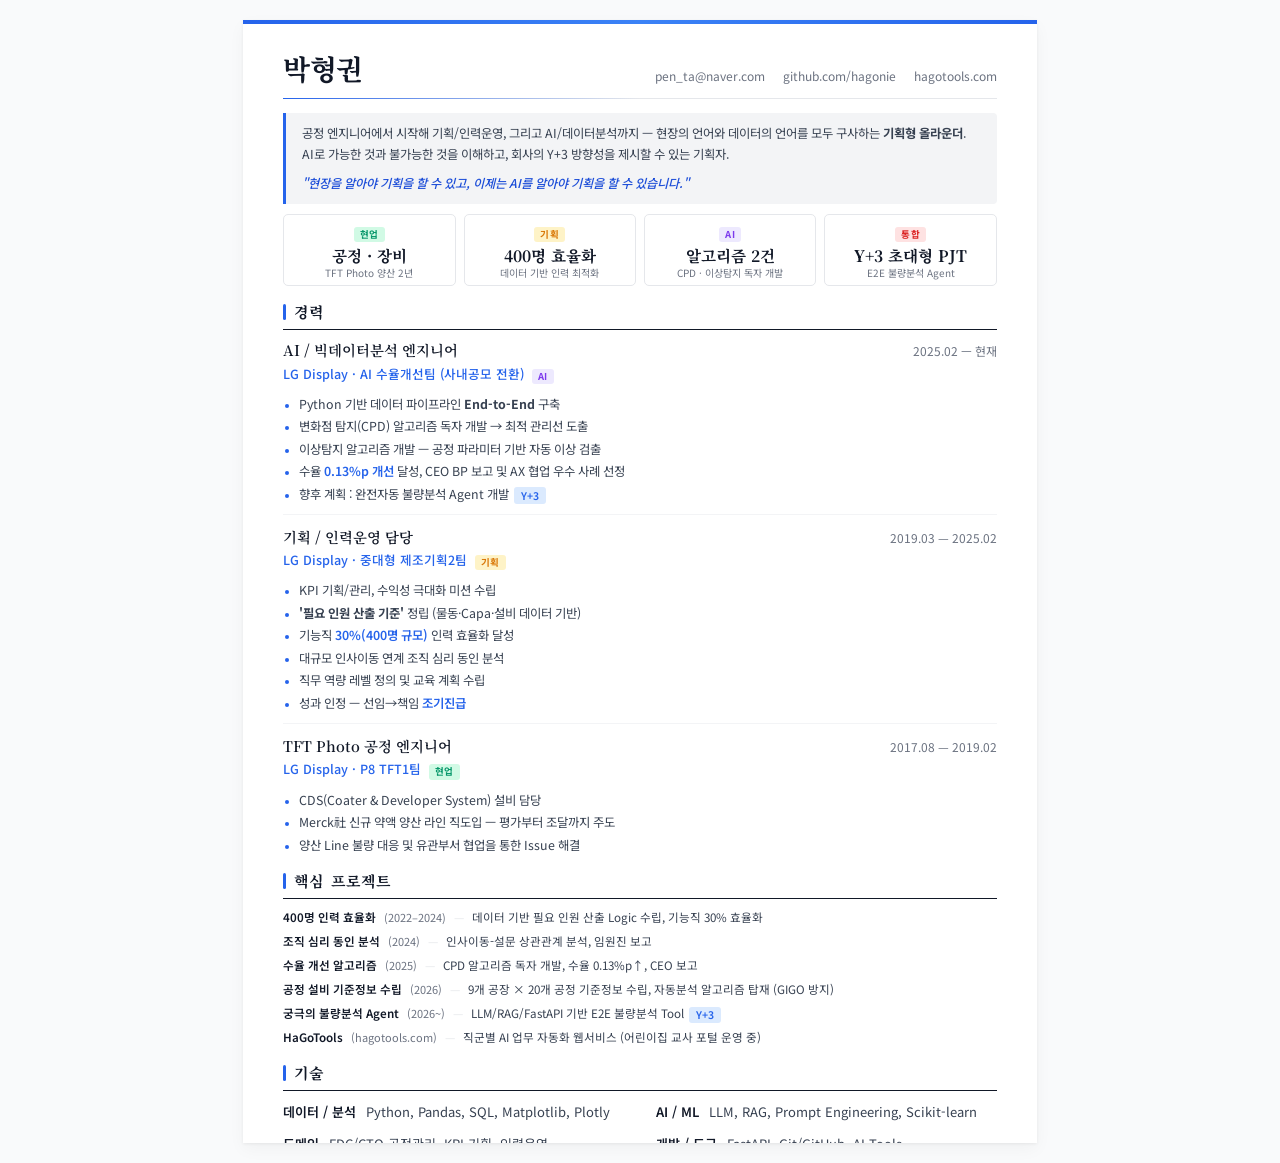
<file: resume-a.html>
<!DOCTYPE html>
<html lang="ko">
<head>
  <meta charset="UTF-8">
  <meta name="viewport" content="width=device-width, initial-scale=1.0">
  <title>박형권 — 이력서</title>
  <link rel="preconnect" href="https://fonts.googleapis.com">
  <link rel="preconnect" href="https://fonts.gstatic.com" crossorigin>
  <link href="https://fonts.googleapis.com/css2?family=Noto+Sans+KR:wght@300;400;500;600;700&family=Noto+Serif+KR:wght@400;600;700&display=swap" rel="stylesheet">
  <style>
    /* ===== Reset & Base ===== */
    *, *::before, *::after {
      margin: 0;
      padding: 0;
      box-sizing: border-box;
    }

    :root {
      --accent: #2563eb;
      --accent-light: #dbeafe;
      --accent-dark: #1d4ed8;
      --tag-field: #059669;
      --tag-field-bg: #d1fae5;
      --tag-plan: #d97706;
      --tag-plan-bg: #fef3c7;
      --tag-ai: #7c3aed;
      --tag-ai-bg: #ede9fe;
      --tag-integration: #dc2626;
      --tag-integration-bg: #fee2e2;
      --text-primary: #111827;
      --text-secondary: #374151;
      --text-tertiary: #6b7280;
      --border: #e5e7eb;
      --border-light: #f3f4f6;
      --bg: #ffffff;
      --font-serif: 'Noto Serif KR', Georgia, 'Times New Roman', serif;
      --font-sans: 'Noto Sans KR', 'Segoe UI', Arial, sans-serif;
    }

    html {
      font-size: 10px;
    }

    body {
      font-family: var(--font-sans);
      font-size: 1.32rem;
      line-height: 1.6;
      color: var(--text-secondary);
      background: #f9fafb;
      -webkit-font-smoothing: antialiased;
      -moz-osx-font-smoothing: grayscale;
    }

    /* ===== Page Container ===== */
    .page {
      width: 210mm;
      max-height: 297mm;
      margin: 2rem auto;
      background: var(--bg);
      box-shadow: 0 1px 3px rgba(0,0,0,0.06), 0 6px 16px rgba(0,0,0,0.04);
      position: relative;
      overflow: hidden;
    }

    /* ===== Top Accent Bar ===== */
    .page::before {
      content: '';
      display: block;
      width: 100%;
      height: 4px;
      background: linear-gradient(90deg, var(--accent), #3b82f6, var(--accent));
    }

    .page-inner {
      padding: 28px 40px 24px;
    }

    /* ===== Header ===== */
    .header {
      display: flex;
      justify-content: space-between;
      align-items: flex-end;
      margin-bottom: 12px;
    }

    .header-name {
      font-family: var(--font-serif);
      font-size: 2.8rem;
      font-weight: 700;
      color: var(--text-primary);
      letter-spacing: -0.02em;
      line-height: 1.2;
    }

    .header-contact {
      display: flex;
      flex-wrap: wrap;
      justify-content: flex-end;
      gap: 4px 18px;
      font-size: 1.2rem;
      color: var(--text-tertiary);
    }

    .header-contact a {
      color: var(--text-tertiary);
      text-decoration: none;
      transition: color 0.2s;
    }

    .header-contact a:hover {
      color: var(--accent);
    }

    .contact-item {
      display: flex;
      align-items: center;
      gap: 5px;
    }

    .contact-icon {
      width: 13px;
      height: 13px;
      flex-shrink: 0;
      opacity: 0.55;
    }

    /* ===== Divider ===== */
    .divider {
      border: none;
      height: 1px;
      background: var(--border);
      margin: 0;
    }

    .divider-strong {
      height: 1.5px;
      background: linear-gradient(90deg, var(--accent), var(--border) 50%);
    }

    /* ===== Summary ===== */
    .summary {
      margin: 14px 0 6px;
      padding: 10px 16px;
      background: var(--border-light);
      border-left: 3px solid var(--accent);
      border-radius: 0 4px 4px 0;
      font-size: 1.24rem;
      line-height: 1.7;
      color: var(--text-secondary);
      font-weight: 400;
    }

    .summary-quote {
      display: block;
      margin-top: 8px;
      font-size: 1.22rem;
      color: var(--accent-dark);
      font-weight: 500;
      font-style: italic;
    }

    /* ===== Key Metrics ===== */
    .metrics {
      display: grid;
      grid-template-columns: repeat(4, 1fr);
      gap: 8px;
      margin: 10px 0 14px;
    }

    .metric-card {
      text-align: center;
      padding: 7px 4px 6px;
      border-radius: 5px;
      border: 1px solid var(--border);
      background: var(--bg);
    }

    .metric-card .metric-tag {
      display: inline-block;
      font-size: 0.95rem;
      font-weight: 700;
      letter-spacing: 0.04em;
      padding: 0px 6px;
      border-radius: 3px;
      margin-bottom: 3px;
    }

    .metric-card.field .metric-tag { color: var(--tag-field); background: var(--tag-field-bg); }
    .metric-card.plan .metric-tag { color: var(--tag-plan); background: var(--tag-plan-bg); }
    .metric-card.ai .metric-tag { color: var(--tag-ai); background: var(--tag-ai-bg); }
    .metric-card.integration .metric-tag { color: var(--tag-integration); background: var(--tag-integration-bg); }

    .metric-value {
      font-family: var(--font-serif);
      font-size: 1.56rem;
      font-weight: 700;
      color: var(--text-primary);
      line-height: 1.3;
      margin-bottom: 1px;
    }

    .metric-label {
      font-size: 1rem;
      color: var(--text-tertiary);
      line-height: 1.3;
    }

    /* ===== Section ===== */
    .section {
      margin-bottom: 14px;
    }

    .section-title {
      font-family: var(--font-serif);
      font-size: 1.5rem;
      font-weight: 700;
      color: var(--text-primary);
      text-transform: uppercase;
      letter-spacing: 0.08em;
      margin-bottom: 10px;
      padding-bottom: 5px;
      border-bottom: 1.5px solid var(--text-primary);
      display: flex;
      align-items: center;
      gap: 8px;
    }

    .section-title::before {
      content: '';
      display: inline-block;
      width: 3px;
      height: 16px;
      background: var(--accent);
      border-radius: 2px;
      flex-shrink: 0;
    }

    /* ===== Experience Block ===== */
    .exp-block {
      margin-bottom: 12px;
      padding-bottom: 10px;
      border-bottom: 1px solid var(--border-light);
    }

    .exp-block:last-child {
      margin-bottom: 0;
      padding-bottom: 0;
      border-bottom: none;
    }

    .exp-header {
      display: flex;
      justify-content: space-between;
      align-items: baseline;
      flex-wrap: wrap;
      gap: 4px 12px;
      margin-bottom: 3px;
    }

    .exp-role {
      font-family: var(--font-serif);
      font-size: 1.44rem;
      font-weight: 600;
      color: var(--text-primary);
      line-height: 1.4;
    }

    .exp-period {
      font-size: 1.2rem;
      color: var(--text-tertiary);
      white-space: nowrap;
      font-variant-numeric: tabular-nums;
    }

    .exp-company {
      font-size: 1.26rem;
      color: var(--accent);
      font-weight: 500;
      margin-bottom: 5px;
      display: inline;
    }

    .exp-company-line {
      margin-bottom: 5px;
      display: flex;
      align-items: center;
      gap: 8px;
    }

    .exp-tag {
      display: inline-block;
      font-size: 0.95rem;
      font-weight: 700;
      padding: 0px 6px;
      border-radius: 3px;
      letter-spacing: 0.02em;
    }

    .exp-tag.field { color: var(--tag-field); background: var(--tag-field-bg); }
    .exp-tag.plan { color: var(--tag-plan); background: var(--tag-plan-bg); }
    .exp-tag.ai { color: var(--tag-ai); background: var(--tag-ai-bg); }
    .exp-tag.integration { color: var(--tag-integration); background: var(--tag-integration-bg); }

    .exp-list {
      list-style: none;
      padding: 0;
    }

    .exp-list li {
      position: relative;
      padding-left: 16px;
      font-size: 1.24rem;
      line-height: 1.65;
      color: var(--text-secondary);
    }

    .exp-list li::before {
      content: '';
      position: absolute;
      left: 2px;
      top: 10px;
      width: 4px;
      height: 4px;
      background: var(--accent);
      border-radius: 50%;
    }

    .exp-list li + li {
      margin-top: 2px;
    }

    .highlight {
      color: var(--accent);
      font-weight: 600;
    }

    .tag-future {
      display: inline-block;
      font-size: 1.05rem;
      font-weight: 600;
      color: var(--accent);
      background: var(--accent-light);
      padding: 0px 7px;
      border-radius: 3px;
      vertical-align: middle;
      margin-left: 2px;
    }

    /* ===== Projects ===== */
    .project-grid {
      display: grid;
      gap: 6px;
    }

    .project-item {
      display: flex;
      align-items: baseline;
      gap: 8px;
      font-size: 1.16rem;
      line-height: 1.55;
    }

    .project-name {
      font-weight: 600;
      color: var(--text-primary);
      white-space: nowrap;
      flex-shrink: 0;
    }

    .project-year {
      font-size: 1.1rem;
      color: var(--text-tertiary);
      white-space: nowrap;
      flex-shrink: 0;
    }

    .project-desc {
      color: var(--text-secondary);
    }

    .project-dot {
      color: var(--border);
      flex-shrink: 0;
    }

    /* ===== Skills ===== */
    .skills-grid {
      display: grid;
      grid-template-columns: 1fr 1fr;
      gap: 10px 32px;
    }

    .skill-category {
      font-size: 1.3rem;
      line-height: 1.7;
    }

    .skill-label {
      font-weight: 600;
      color: var(--text-primary);
      margin-right: 6px;
      display: inline;
    }

    .skill-items {
      color: var(--text-secondary);
      display: inline;
    }

    /* ===== Education ===== */
    .edu-block {
      display: flex;
      justify-content: space-between;
      align-items: baseline;
      flex-wrap: wrap;
      gap: 4px 12px;
    }

    .edu-school {
      font-size: 1.34rem;
      font-weight: 500;
      color: var(--text-primary);
    }

    .edu-period {
      font-size: 1.2rem;
      color: var(--text-tertiary);
      font-variant-numeric: tabular-nums;
    }

    .edu-major {
      font-size: 1.26rem;
      color: var(--text-secondary);
      width: 100%;
    }

    /* ===== Print Styles ===== */
    @media print {
      html {
        font-size: 8px;
      }

      body {
        background: none;
        margin: 0;
        padding: 0;
      }

      .page {
        width: 100%;
        max-height: none;
        min-height: auto;
        margin: 0;
        box-shadow: none;
        overflow: visible;
      }

      .page::before {
        height: 3px;
        -webkit-print-color-adjust: exact;
        print-color-adjust: exact;
      }

      .page-inner {
        padding: 16px 28px 12px;
      }

      .header { margin-bottom: 10px; }
      .header-name { font-size: 2.6rem; margin-bottom: 6px; }

      .summary {
        margin: 8px 0 4px;
        padding: 8px 12px;
        background: var(--border-light) !important;
        border-left-color: var(--accent) !important;
        -webkit-print-color-adjust: exact;
        print-color-adjust: exact;
      }

      .metrics { gap: 6px; margin: 8px 0 10px; }
      .metric-card {
        padding: 6px 4px 5px;
        border-color: var(--border) !important;
        -webkit-print-color-adjust: exact;
        print-color-adjust: exact;
      }

      .metric-tag,
      .exp-tag {
        -webkit-print-color-adjust: exact;
        print-color-adjust: exact;
      }

      .section { margin-bottom: 8px; }
      .section-title { margin-bottom: 6px; padding-bottom: 3px; }
      .section-title::before {
        background: var(--accent) !important;
        -webkit-print-color-adjust: exact;
        print-color-adjust: exact;
      }

      .exp-block { margin-bottom: 6px; padding-bottom: 5px; }
      .exp-list li { line-height: 1.5; }
      .exp-list li::before {
        background: var(--accent) !important;
        -webkit-print-color-adjust: exact;
        print-color-adjust: exact;
      }

      .project-grid { gap: 3px; }

      .tag-future {
        background: var(--accent-light) !important;
        -webkit-print-color-adjust: exact;
        print-color-adjust: exact;
      }

      @page {
        size: A4;
        margin: 8mm 10mm;
      }
    }

    /* ===== Screen responsive ===== */
    @media screen and (max-width: 800px) {
      .page {
        width: 100%;
        min-height: auto;
        margin: 0;
        box-shadow: none;
      }

      .page-inner {
        padding: 24px 20px 28px;
      }

      .metrics {
        grid-template-columns: repeat(2, 1fr);
      }

      .skills-grid {
        grid-template-columns: 1fr;
      }
    }
  </style>
</head>
<body>
  <div class="page">
    <div class="page-inner">

      <!-- Header -->
      <header class="header">
        <h1 class="header-name">박형권</h1>
        <div class="header-contact">
          <span class="contact-item">pen_ta@naver.com</span>
          <span class="contact-item"><a href="https://github.com/hagonie" target="_blank">github.com/hagonie</a></span>
          <span class="contact-item"><a href="https://hagotools.com" target="_blank">hagotools.com</a></span>
        </div>
      </header>

      <hr class="divider divider-strong">

      <!-- Summary -->
      <p class="summary">
        공정 엔지니어에서 시작해 기획/인력운영, 그리고 AI/데이터분석까지 — 현장의 언어와 데이터의 언어를 모두 구사하는 <strong>기획형 올라운더</strong>. AI로 가능한 것과 불가능한 것을 이해하고, 회사의 Y+3 방향성을 제시할 수 있는 기획자.
        <span class="summary-quote">"현장을 알아야 기획을 할 수 있고, 이제는 AI를 알아야 기획을 할 수 있습니다."</span>
      </p>

      <!-- Key Metrics -->
      <div class="metrics">
        <div class="metric-card field">
          <span class="metric-tag">현업</span>
          <div class="metric-value">공정 · 장비</div>
          <div class="metric-label">TFT Photo 양산 2년</div>
        </div>
        <div class="metric-card plan">
          <span class="metric-tag">기획</span>
          <div class="metric-value">400명 효율화</div>
          <div class="metric-label">데이터 기반 인력 최적화</div>
        </div>
        <div class="metric-card ai">
          <span class="metric-tag">AI</span>
          <div class="metric-value">알고리즘 2건</div>
          <div class="metric-label">CPD · 이상탐지 독자 개발</div>
        </div>
        <div class="metric-card integration">
          <span class="metric-tag">통합</span>
          <div class="metric-value">Y+3 초대형 PJT</div>
          <div class="metric-label">E2E 불량분석 Agent</div>
        </div>
      </div>

      <!-- Experience -->
      <section class="section">
        <h2 class="section-title">경력</h2>

        <div class="exp-block">
          <div class="exp-header">
            <span class="exp-role">AI / 빅데이터분석 엔지니어</span>
            <span class="exp-period">2025.02 — 현재</span>
          </div>
          <div class="exp-company-line">
            <span class="exp-company">LG Display · AI 수율개선팀 (사내공모 전환)</span>
            <span class="exp-tag ai">AI</span>
          </div>
          <ul class="exp-list">
            <li>Python 기반 데이터 파이프라인 <strong>End-to-End</strong> 구축</li>
            <li>변화점 탐지(CPD) 알고리즘 독자 개발 → 최적 관리선 도출</li>
            <li>이상탐지 알고리즘 개발 — 공정 파라미터 기반 자동 이상 검출</li>
            <li>수율 <span class="highlight">0.13%p 개선</span> 달성, CEO BP 보고 및 AX 협업 우수 사례 선정</li>
            <li>향후 계획 : 완전자동 불량분석 Agent 개발 <span class="tag-future">Y+3</span></li>
          </ul>
        </div>

        <div class="exp-block">
          <div class="exp-header">
            <span class="exp-role">기획 / 인력운영 담당</span>
            <span class="exp-period">2019.03 — 2025.02</span>
          </div>
          <div class="exp-company-line">
            <span class="exp-company">LG Display · 중대형 제조기획2팀</span>
            <span class="exp-tag plan">기획</span>
          </div>
          <ul class="exp-list">
            <li>KPI 기획/관리, 수익성 극대화 미션 수립</li>
            <li><strong>'필요 인원 산출 기준'</strong> 정립 (물동·Capa·설비 데이터 기반)</li>
            <li>기능직 <span class="highlight">30%(400명 규모)</span> 인력 효율화 달성</li>
            <li>대규모 인사이동 연계 조직 심리 동인 분석</li>
            <li>직무 역량 레벨 정의 및 교육 계획 수립</li>
            <li>성과 인정 — 선임→책임 <span class="highlight">조기진급</span></li>
          </ul>
        </div>

        <div class="exp-block">
          <div class="exp-header">
            <span class="exp-role">TFT Photo 공정 엔지니어</span>
            <span class="exp-period">2017.08 — 2019.02</span>
          </div>
          <div class="exp-company-line">
            <span class="exp-company">LG Display · P8 TFT1팀</span>
            <span class="exp-tag field">현업</span>
          </div>
          <ul class="exp-list">
            <li>CDS(Coater &amp; Developer System) 설비 담당</li>
            <li>Merck社 신규 약액 양산 라인 직도입 — 평가부터 조달까지 주도</li>
            <li>양산 Line 불량 대응 및 유관부서 협업을 통한 Issue 해결</li>
          </ul>
        </div>
      </section>

      <!-- Key Projects -->
      <section class="section">
        <h2 class="section-title">핵심 프로젝트</h2>
        <div class="project-grid">
          <div class="project-item">
            <span class="project-name">400명 인력 효율화</span>
            <span class="project-year">(2022–2024)</span>
            <span class="project-dot">—</span>
            <span class="project-desc">데이터 기반 필요 인원 산출 Logic 수립, 기능직 30% 효율화</span>
          </div>
          <div class="project-item">
            <span class="project-name">조직 심리 동인 분석</span>
            <span class="project-year">(2024)</span>
            <span class="project-dot">—</span>
            <span class="project-desc">인사이동-설문 상관관계 분석, 임원진 보고</span>
          </div>
          <div class="project-item">
            <span class="project-name">수율 개선 알고리즘</span>
            <span class="project-year">(2025)</span>
            <span class="project-dot">—</span>
            <span class="project-desc">CPD 알고리즘 독자 개발, 수율 0.13%p↑, CEO 보고</span>
          </div>
          <div class="project-item">
            <span class="project-name">공정 설비 기준정보 수립</span>
            <span class="project-year">(2026)</span>
            <span class="project-dot">—</span>
            <span class="project-desc">9개 공장 × 20개 공정 기준정보 수립, 자동분석 알고리즘 탑재 (GIGO 방지)</span>
          </div>
          <div class="project-item">
            <span class="project-name">궁극의 불량분석 Agent</span>
            <span class="project-year">(2026~)</span>
            <span class="project-dot">—</span>
            <span class="project-desc">LLM/RAG/FastAPI 기반 E2E 불량분석 Tool <span class="tag-future">Y+3</span></span>
          </div>
          <div class="project-item">
            <span class="project-name">HaGoTools</span>
            <span class="project-year">(hagotools.com)</span>
            <span class="project-dot">—</span>
            <span class="project-desc">직군별 AI 업무 자동화 웹서비스 (어린이집 교사 포털 운영 중)</span>
          </div>
        </div>
      </section>

      <!-- Skills -->
      <section class="section">
        <h2 class="section-title">기술</h2>
        <div class="skills-grid">
          <div class="skill-category">
            <span class="skill-label">데이터 / 분석</span>
            <span class="skill-items">Python, Pandas, SQL, Matplotlib, Plotly</span>
          </div>
          <div class="skill-category">
            <span class="skill-label">AI / ML</span>
            <span class="skill-items">LLM, RAG, Prompt Engineering, Scikit-learn</span>
          </div>
          <div class="skill-category">
            <span class="skill-label">도메인</span>
            <span class="skill-items">FDC/CTQ 공정관리, KPI 기획, 인력운영</span>
          </div>
          <div class="skill-category">
            <span class="skill-label">개발 / 도구</span>
            <span class="skill-items">FastAPI, Git/GitHub, AI Tools</span>
          </div>
        </div>
      </section>

      <!-- Education -->
      <section class="section">
        <h2 class="section-title">학력</h2>
        <div class="edu-block">
          <span class="edu-school">인하대학교 · 항공우주공학과 학사</span>
          <span class="edu-period">2010.03 — 2017.02</span>
        </div>
      </section>

    </div>
  </div>
</body>
</html>
</file>
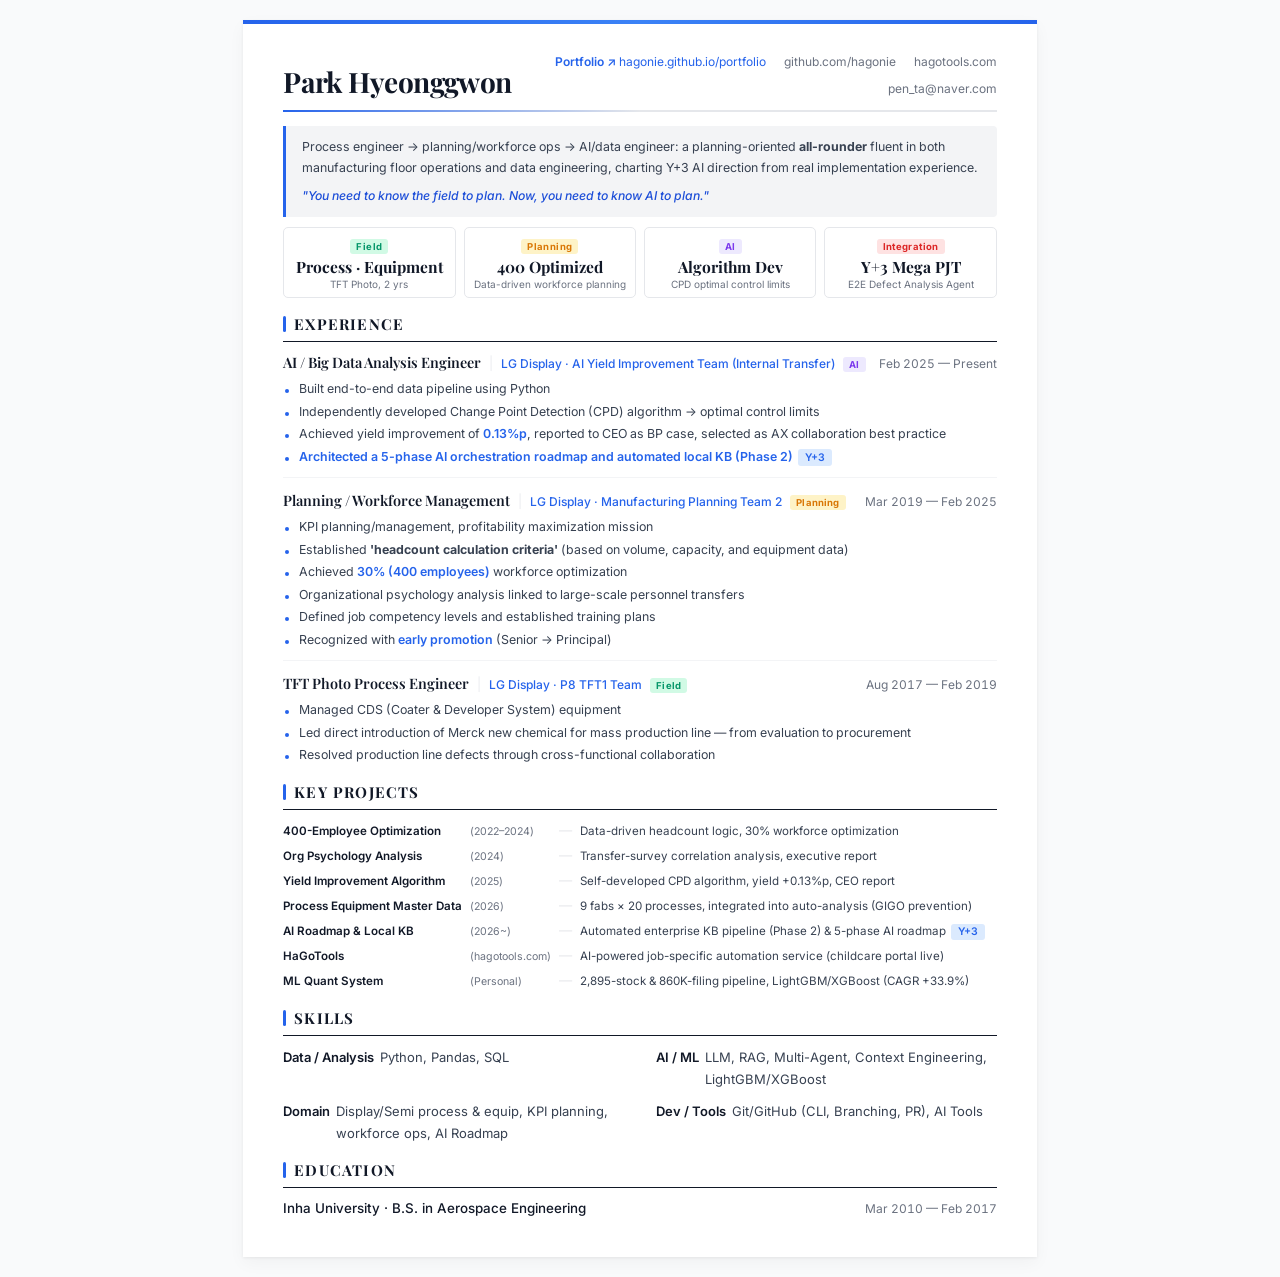
<file: resume-en.html>
<!DOCTYPE html>
<html lang="en">
<head>
  <!-- Google tag (gtag.js) -->
  <script async src="https://www.googletagmanager.com/gtag/js?id=G-M7186Q33TW"></script>
  <script>
    window.dataLayer = window.dataLayer || [];
    function gtag(){dataLayer.push(arguments);}
    gtag('js', new Date());
    gtag('config', 'G-M7186Q33TW');
  </script>
  <meta charset="UTF-8">
  <meta name="viewport" content="width=device-width, initial-scale=1.0">
  <title>Park Hyeonggwon — Resume</title>
  <link rel="preconnect" href="https://fonts.googleapis.com">
  <link rel="preconnect" href="https://fonts.gstatic.com" crossorigin>
  <link href="https://fonts.googleapis.com/css2?family=Inter:wght@300;400;500;600;700&family=Playfair+Display:wght@400;600;700&display=swap" rel="stylesheet">
  <style>
    /* ===== Reset & Base ===== */
    *, *::before, *::after {
      margin: 0;
      padding: 0;
      box-sizing: border-box;
    }

    :root {
      --accent: #2563eb;
      --accent-light: #dbeafe;
      --accent-dark: #1d4ed8;
      --tag-field: #059669;
      --tag-field-bg: #d1fae5;
      --tag-plan: #d97706;
      --tag-plan-bg: #fef3c7;
      --tag-ai: #7c3aed;
      --tag-ai-bg: #ede9fe;
      --tag-integration: #dc2626;
      --tag-integration-bg: #fee2e2;
      --text-primary: #111827;
      --text-secondary: #374151;
      --text-tertiary: #6b7280;
      --border: #e5e7eb;
      --border-light: #f3f4f6;
      --bg: #ffffff;
      --font-serif: 'Playfair Display', Georgia, 'Times New Roman', serif;
      --font-sans: 'Inter', 'Segoe UI', Arial, sans-serif;
    }

    html {
      font-size: 10px;
    }

    body {
      font-family: var(--font-sans);
      font-size: 1.32rem;
      line-height: 1.6;
      color: var(--text-secondary);
      background: #f9fafb;
      -webkit-font-smoothing: antialiased;
      -moz-osx-font-smoothing: grayscale;
    }

    /* ===== Page Container ===== */
    .page {
      width: 210mm;
      min-height: 297mm;
      margin: 2rem auto;
      background: var(--bg);
      box-shadow: 0 1px 3px rgba(0,0,0,0.06), 0 6px 16px rgba(0,0,0,0.04);
      position: relative;
    }

    /* ===== Top Accent Bar ===== */
    .page::before {
      content: '';
      display: block;
      width: 100%;
      height: 4px;
      background: linear-gradient(90deg, var(--accent), #3b82f6, var(--accent));
    }

    .page-inner {
      padding: 28px 40px 24px;
    }

    /* ===== Header ===== */
    .header {
      display: flex;
      justify-content: space-between;
      align-items: flex-end;
      margin-bottom: 12px;
    }

    .header-name {
      font-family: var(--font-serif);
      font-size: 2.8rem;
      font-weight: 700;
      color: var(--text-primary);
      letter-spacing: -0.02em;
      line-height: 1.2;
      white-space: nowrap;
    }

    .header-contact {
      display: flex;
      flex-wrap: wrap;
      justify-content: flex-end;
      gap: 4px 18px;
      font-size: 1.2rem;
      color: var(--text-tertiary);
    }

    .header-contact a {
      color: var(--text-tertiary);
      text-decoration: none;
      transition: color 0.2s;
    }

    .header-contact a:hover {
      color: var(--accent);
    }

    .contact-item {
      display: flex;
      align-items: center;
      gap: 5px;
    }

    .contact-icon {
      width: 13px;
      height: 13px;
      flex-shrink: 0;
      opacity: 0.55;
    }

    /* ===== Divider ===== */
    .divider {
      border: none;
      height: 1px;
      background: var(--border);
      margin: 0;
    }

    .divider-strong {
      height: 1.5px;
      background: linear-gradient(90deg, var(--accent), var(--border) 50%);
    }

    /* ===== Summary ===== */
    .summary {
      margin: 14px 0 6px;
      padding: 10px 16px;
      background: var(--border-light);
      border-left: 3px solid var(--accent);
      border-radius: 0 4px 4px 0;
      font-size: 1.24rem;
      line-height: 1.7;
      color: var(--text-secondary);
      font-weight: 400;
    }

    .summary-quote {
      display: block;
      margin-top: 8px;
      font-size: 1.22rem;
      color: var(--accent-dark);
      font-weight: 500;
      font-style: italic;
    }

    /* ===== Key Metrics ===== */
    .metrics {
      display: grid;
      grid-template-columns: repeat(4, 1fr);
      gap: 8px;
      margin: 10px 0 14px;
    }

    .metric-card {
      text-align: center;
      padding: 7px 4px 6px;
      border-radius: 5px;
      border: 1px solid var(--border);
      background: var(--bg);
    }

    .metric-card .metric-tag {
      display: inline-block;
      font-size: 0.95rem;
      font-weight: 700;
      letter-spacing: 0.04em;
      padding: 0px 6px;
      border-radius: 3px;
      margin-bottom: 3px;
    }

    .metric-card.field .metric-tag { color: var(--tag-field); background: var(--tag-field-bg); }
    .metric-card.plan .metric-tag { color: var(--tag-plan); background: var(--tag-plan-bg); }
    .metric-card.ai .metric-tag { color: var(--tag-ai); background: var(--tag-ai-bg); }
    .metric-card.integration .metric-tag { color: var(--tag-integration); background: var(--tag-integration-bg); }

    .metric-value {
      font-family: var(--font-serif);
      font-size: 1.56rem;
      font-weight: 700;
      color: var(--text-primary);
      line-height: 1.3;
      margin-bottom: 1px;
    }

    .metric-label {
      font-size: 1rem;
      color: var(--text-tertiary);
      line-height: 1.3;
    }

    /* ===== Section ===== */
    .section {
      margin-bottom: 14px;
    }

    .section-title {
      font-family: var(--font-serif);
      font-size: 1.5rem;
      font-weight: 700;
      color: var(--text-primary);
      text-transform: uppercase;
      letter-spacing: 0.08em;
      margin-bottom: 10px;
      padding-bottom: 5px;
      border-bottom: 1.5px solid var(--text-primary);
      display: flex;
      align-items: center;
      gap: 8px;
    }

    .section-title::before {
      content: '';
      display: inline-block;
      width: 3px;
      height: 16px;
      background: var(--accent);
      border-radius: 2px;
      flex-shrink: 0;
    }

    /* ===== Experience Block ===== */
    .exp-block {
      margin-bottom: 12px;
      padding-bottom: 10px;
      border-bottom: 1px solid var(--border-light);
    }

    .exp-block:last-child {
      margin-bottom: 0;
      padding-bottom: 0;
      border-bottom: none;
    }

    .exp-header {
      display: flex;
      justify-content: space-between;
      align-items: baseline;
      flex-wrap: wrap;
      gap: 4px 8px;
      margin-bottom: 5px;
    }

    .exp-header-left {
      display: flex;
      align-items: baseline;
      gap: 8px;
    }

    .exp-sep {
      color: var(--border);
      font-weight: 300;
    }

    .exp-role {
      font-family: var(--font-serif);
      font-size: 1.44rem;
      font-weight: 600;
      color: var(--text-primary);
      line-height: 1.4;
    }

    .exp-period {
      font-size: 1.2rem;
      color: var(--text-tertiary);
      white-space: nowrap;
      font-variant-numeric: tabular-nums;
    }

    .exp-company {
      font-size: 1.2rem;
      color: var(--accent);
      font-weight: 500;
    }

    .exp-tag {
      display: inline-block;
      font-size: 0.95rem;
      font-weight: 700;
      padding: 0px 6px;
      border-radius: 3px;
      letter-spacing: 0.02em;
    }

    .exp-tag.field { color: var(--tag-field); background: var(--tag-field-bg); }
    .exp-tag.plan { color: var(--tag-plan); background: var(--tag-plan-bg); }
    .exp-tag.ai { color: var(--tag-ai); background: var(--tag-ai-bg); }
    .exp-tag.integration { color: var(--tag-integration); background: var(--tag-integration-bg); }

    .exp-list {
      list-style: none;
      padding: 0;
    }

    .exp-list li {
      position: relative;
      padding-left: 16px;
      font-size: 1.24rem;
      line-height: 1.65;
      color: var(--text-secondary);
    }

    .exp-list li::before {
      content: '';
      position: absolute;
      left: 2px;
      top: 10px;
      width: 4px;
      height: 4px;
      background: var(--accent);
      border-radius: 50%;
    }

    .exp-list li + li {
      margin-top: 2px;
    }

    .highlight {
      color: var(--accent);
      font-weight: 600;
    }

    .tag-future {
      display: inline-block;
      font-size: 1.05rem;
      font-weight: 600;
      color: var(--accent);
      background: var(--accent-light);
      padding: 0px 7px;
      border-radius: 3px;
      vertical-align: middle;
      margin-left: 2px;
    }

    /* ===== Projects ===== */
    .project-grid {
      display: grid;
      grid-template-columns: auto auto auto 1fr;
      gap: 4px 8px;
      align-items: baseline;
    }

    .project-item {
      display: contents;
    }

    .project-name {
      font-weight: 600;
      font-size: 1.16rem;
      color: var(--text-primary);
      white-space: nowrap;
    }

    .project-year {
      font-size: 1.06rem;
      color: var(--text-tertiary);
      white-space: nowrap;
    }

    .project-desc {
      font-size: 1.16rem;
      color: var(--text-secondary);
      line-height: 1.55;
    }

    .project-dot {
      color: var(--border);
    }

    /* ===== Skills ===== */
    .skills-grid {
      display: grid;
      grid-template-columns: 1fr 1fr;
      gap: 10px 32px;
    }

    .skill-category {
      display: flex;
      gap: 6px;
      font-size: 1.3rem;
      line-height: 1.7;
    }

    .skill-label {
      font-weight: 600;
      color: var(--text-primary);
      white-space: nowrap;
      flex-shrink: 0;
    }

    .skill-items {
      color: var(--text-secondary);
    }

    /* ===== Education ===== */
    .edu-block {
      display: flex;
      justify-content: space-between;
      align-items: baseline;
      flex-wrap: wrap;
      gap: 4px 12px;
    }

    .edu-school {
      font-size: 1.34rem;
      font-weight: 500;
      color: var(--text-primary);
    }

    .edu-period {
      font-size: 1.2rem;
      color: var(--text-tertiary);
      font-variant-numeric: tabular-nums;
    }

    .edu-major {
      font-size: 1.26rem;
      color: var(--text-secondary);
      width: 100%;
    }

    /* ===== Print Styles ===== */
    @media print {
      html {
        font-size: 9px;
      }

      body {
        background: none;
        margin: 0;
        padding: 0;
      }

      .page {
        width: 100%;
        max-height: none;
        min-height: auto;
        margin: 0;
        box-shadow: none;
        overflow: visible;
      }

      .page::before {
        height: 3px;
        -webkit-print-color-adjust: exact;
        print-color-adjust: exact;
      }

      .page-inner {
        padding: 20px 32px 16px;
      }

      .header { margin-bottom: 10px; }
      .header-name { font-size: 2.6rem; margin-bottom: 6px; }

      .summary {
        margin: 8px 0 4px;
        padding: 8px 12px;
        background: var(--border-light) !important;
        border-left-color: var(--accent) !important;
        -webkit-print-color-adjust: exact;
        print-color-adjust: exact;
      }

      .metrics { gap: 6px; margin: 8px 0 10px; }
      .metric-card {
        padding: 6px 4px 5px;
        border-color: var(--border) !important;
        -webkit-print-color-adjust: exact;
        print-color-adjust: exact;
      }

      .metric-tag,
      .exp-tag {
        -webkit-print-color-adjust: exact;
        print-color-adjust: exact;
      }

      .section { margin-bottom: 10px; }
      .section-title { margin-bottom: 6px; padding-bottom: 3px; }
      .section-title::before {
        background: var(--accent) !important;
        -webkit-print-color-adjust: exact;
        print-color-adjust: exact;
      }

      .exp-block { margin-bottom: 8px; padding-bottom: 6px; }
      .exp-list li { line-height: 1.5; }
      .exp-list li::before {
        background: var(--accent) !important;
        -webkit-print-color-adjust: exact;
        print-color-adjust: exact;
      }

      .project-grid { gap: 4px; }

      .tag-future {
        background: var(--accent-light) !important;
        -webkit-print-color-adjust: exact;
        print-color-adjust: exact;
      }

      @page {
        size: A4;
        margin: 8mm 10mm;
      }
    }

    /* ===== Screen responsive ===== */
    @media screen and (max-width: 800px) {
      .page {
        width: 100%;
        min-height: auto;
        margin: 0;
        box-shadow: none;
      }

      .page-inner {
        padding: 24px 20px 28px;
      }

      .metrics {
        grid-template-columns: repeat(2, 1fr);
      }

      .skills-grid {
        grid-template-columns: 1fr;
      }
    }
  </style>
</head>
<body>
  <div class="page">
    <div class="page-inner">

      <!-- Header -->
      <header class="header">
        <h1 class="header-name">Park Hyeonggwon</h1>
        <div class="header-contact">
          <span class="contact-item"><a href="https://hagonie.github.io/portfolio" target="_blank" style="color: #2563eb; font-weight: 600;">Portfolio ↗ <span style="font-weight: 400;">hagonie.github.io/portfolio</span></a></span>
          <span class="contact-item"><a href="https://github.com/hagonie" target="_blank">github.com/hagonie</a></span>
          <span class="contact-item"><a href="https://hagotools.com" target="_blank">hagotools.com</a></span>
          <span style="flex-basis: 100%; height: 0;"></span><span class="contact-item">pen_ta@naver.com</span>
        </div>
      </header>

      <hr class="divider divider-strong">

      <!-- Summary -->
      <p class="summary">
        Process engineer → planning/workforce ops → AI/data engineer: a planning-oriented <strong>all-rounder</strong> fluent in both manufacturing floor operations and data engineering, charting Y+3 AI direction from real implementation experience.
        <span class="summary-quote">"You need to know the field to plan. Now, you need to know AI to plan."</span>
      </p>

      <!-- Key Metrics -->
      <div class="metrics">
        <div class="metric-card field">
          <span class="metric-tag">Field</span>
          <div class="metric-value">Process · Equipment</div>
          <div class="metric-label">TFT Photo, 2 yrs</div>
        </div>
        <div class="metric-card plan">
          <span class="metric-tag">Planning</span>
          <div class="metric-value">400 Optimized</div>
          <div class="metric-label">Data-driven workforce planning</div>
        </div>
        <div class="metric-card ai">
          <span class="metric-tag">AI</span>
          <div class="metric-value">Algorithm Dev</div>
          <div class="metric-label">CPD optimal control limits</div>
        </div>
        <div class="metric-card integration">
          <span class="metric-tag">Integration</span>
          <div class="metric-value">Y+3 Mega PJT</div>
          <div class="metric-label">E2E Defect Analysis Agent</div>
        </div>
      </div>

      <!-- Experience -->
      <section class="section">
        <h2 class="section-title">Experience</h2>

        <div class="exp-block">
          <div class="exp-header">
            <div class="exp-header-left">
              <span class="exp-role">AI / Big Data Analysis Engineer</span>
              <span class="exp-sep">|</span>
              <span class="exp-company">LG Display · AI Yield Improvement Team (Internal Transfer)</span>
              <span class="exp-tag ai">AI</span>
            </div>
            <span class="exp-period">Feb 2025 — Present</span>
          </div>
          <ul class="exp-list">
            <li>Built end-to-end data pipeline using Python</li>
            <li>Independently developed Change Point Detection (CPD) algorithm → optimal control limits</li>

            <li>Achieved yield improvement of <span class="highlight">0.13%p</span>, reported to CEO as BP case, selected as AX collaboration best practice</li>
            <li><span class="highlight">Architected a 5-phase AI orchestration roadmap and automated local KB (Phase 2)</span> <span class="tag-future">Y+3</span></li>
          </ul>
        </div>

        <div class="exp-block">
          <div class="exp-header">
            <div class="exp-header-left">
              <span class="exp-role">Planning / Workforce Management</span>
              <span class="exp-sep">|</span>
              <span class="exp-company">LG Display · Manufacturing Planning Team 2</span>
              <span class="exp-tag plan">Planning</span>
            </div>
            <span class="exp-period">Mar 2019 — Feb 2025</span>
          </div>
          <ul class="exp-list">
            <li>KPI planning/management, profitability maximization mission</li>
            <li>Established <strong>'headcount calculation criteria'</strong> (based on volume, capacity, and equipment data)</li>
            <li>Achieved <span class="highlight">30% (400 employees)</span> workforce optimization</li>
            <li>Organizational psychology analysis linked to large-scale personnel transfers</li>
            <li>Defined job competency levels and established training plans</li>
            <li>Recognized with <span class="highlight">early promotion</span> (Senior → Principal)</li>
          </ul>
        </div>

        <div class="exp-block">
          <div class="exp-header">
            <div class="exp-header-left">
              <span class="exp-role">TFT Photo Process Engineer</span>
              <span class="exp-sep">|</span>
              <span class="exp-company">LG Display · P8 TFT1 Team</span>
              <span class="exp-tag field">Field</span>
            </div>
            <span class="exp-period">Aug 2017 — Feb 2019</span>
          </div>
          <ul class="exp-list">
            <li>Managed CDS (Coater &amp; Developer System) equipment</li>
            <li>Led direct introduction of Merck new chemical for mass production line — from evaluation to procurement</li>
            <li>Resolved production line defects through cross-functional collaboration</li>
          </ul>
        </div>
      </section>

      <!-- Key Projects -->
      <section class="section">
        <h2 class="section-title">Key Projects</h2>
        <div class="project-grid">
          <div class="project-item">
            <span class="project-name">400-Employee Optimization</span>
            <span class="project-year">(2022–2024)</span>
            <span class="project-dot">—</span>
            <span class="project-desc">Data-driven headcount logic, 30% workforce optimization</span>
          </div>
          <div class="project-item">
            <span class="project-name">Org Psychology Analysis</span>
            <span class="project-year">(2024)</span>
            <span class="project-dot">—</span>
            <span class="project-desc">Transfer-survey correlation analysis, executive report</span>
          </div>
          <div class="project-item">
            <span class="project-name">Yield Improvement Algorithm</span>
            <span class="project-year">(2025)</span>
            <span class="project-dot">—</span>
            <span class="project-desc">Self-developed CPD algorithm, yield +0.13%p, CEO report</span>
          </div>
          <div class="project-item">
            <span class="project-name">Process Equipment Master Data</span>
            <span class="project-year">(2026)</span>
            <span class="project-dot">—</span>
            <span class="project-desc">9 fabs × 20 processes, integrated into auto-analysis (GIGO prevention)</span>
          </div>
          <div class="project-item">
            <span class="project-name">AI Roadmap & Local KB</span>
            <span class="project-year">(2026~)</span>
            <span class="project-dot">—</span>
            <span class="project-desc">Automated enterprise KB pipeline (Phase 2) & 5-phase AI roadmap <span class="tag-future">Y+3</span></span>
          </div>
          <div class="project-item">
            <span class="project-name">HaGoTools</span>
            <span class="project-year">(hagotools.com)</span>
            <span class="project-dot">—</span>
            <span class="project-desc">AI-powered job-specific automation service (childcare portal live)</span>
          </div>
          <div class="project-item">
            <span class="project-name">ML Quant System</span>
            <span class="project-year">(Personal)</span>
            <span class="project-dot">—</span>
            <span class="project-desc">2,895-stock & 860K-filing pipeline, LightGBM/XGBoost (CAGR +33.9%)</span>
          </div>
        </div>
      </section>

      <!-- Skills -->
      <section class="section">
        <h2 class="section-title">Skills</h2>
        <div class="skills-grid">
          <div class="skill-category">
            <span class="skill-label">Data / Analysis</span>
            <span class="skill-items">Python, Pandas, SQL</span>
          </div>
          <div class="skill-category">
            <span class="skill-label">AI / ML</span>
            <span class="skill-items">LLM, RAG, Multi-Agent, Context Engineering, LightGBM/XGBoost</span>
          </div>
          <div class="skill-category">
            <span class="skill-label">Domain</span>
            <span class="skill-items">Display/Semi process & equip, KPI planning, workforce ops, AI Roadmap</span>
          </div>
          <div class="skill-category">
            <span class="skill-label">Dev / Tools</span>
            <span class="skill-items">Git/GitHub (CLI, Branching, PR), AI Tools</span>
          </div>
        </div>
      </section>

      <!-- Education -->
      <section class="section">
        <h2 class="section-title">Education</h2>
        <div class="edu-block">
          <span class="edu-school">Inha University · B.S. in Aerospace Engineering</span>
          <span class="edu-period">Mar 2010 — Feb 2017</span>
        </div>
      </section>

    </div>
  </div>
</body>
</html>
</file>
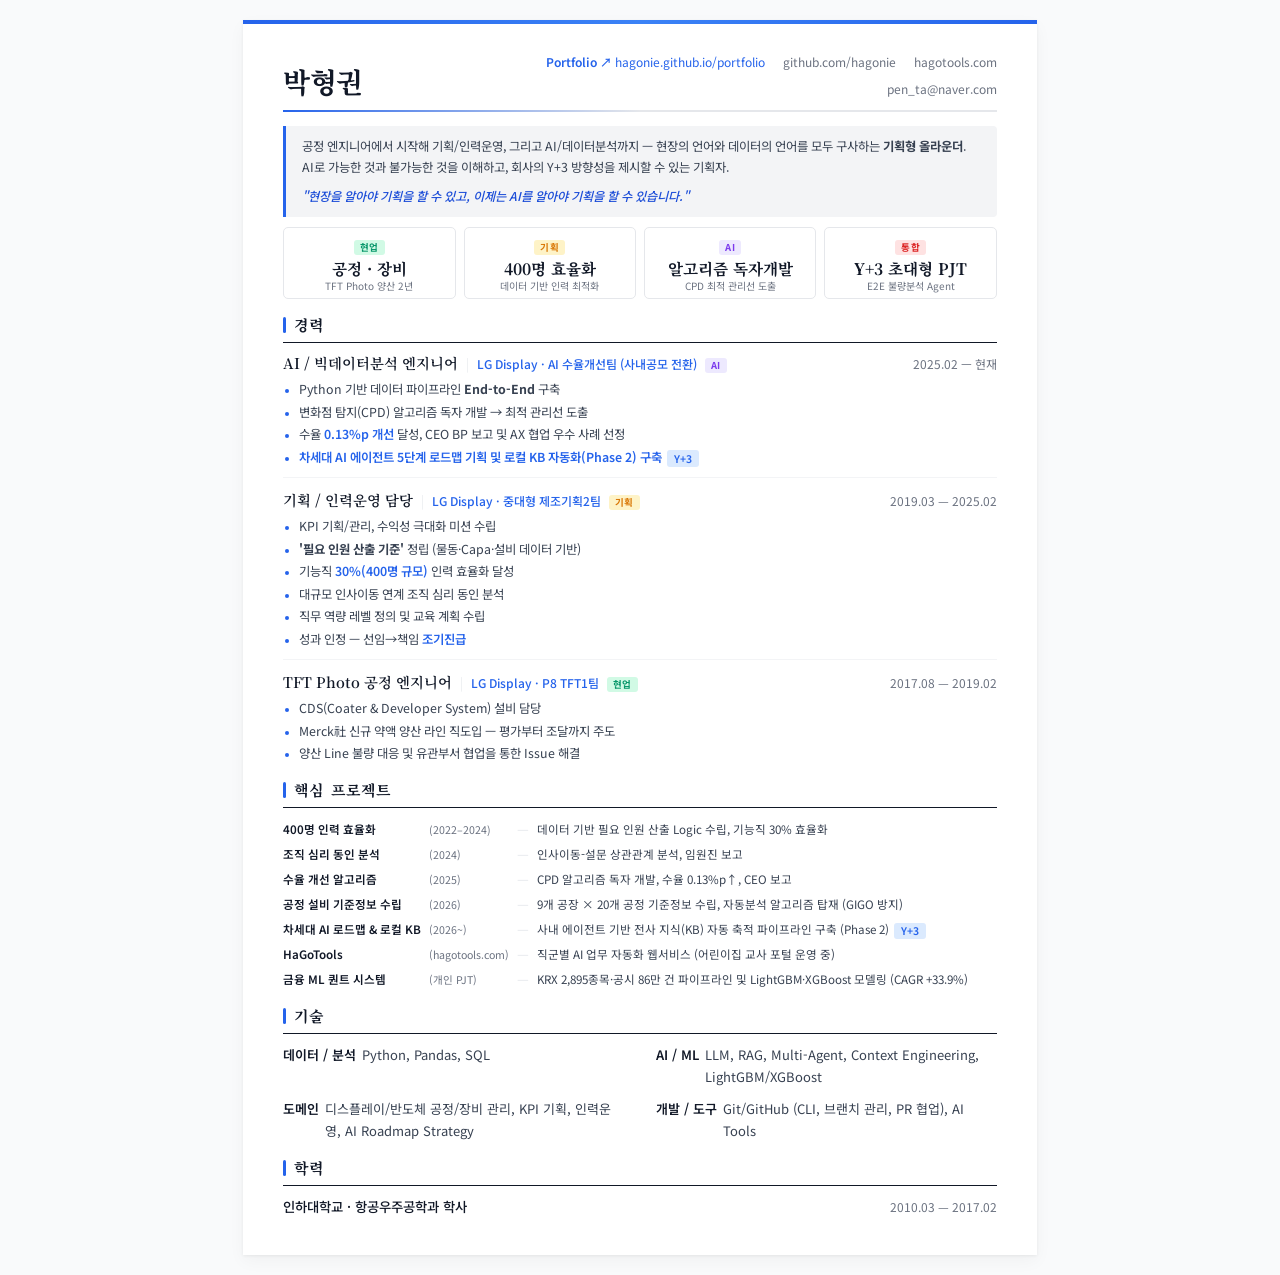
<file: resume-kr.html>
<!DOCTYPE html>
<html lang="ko">
<head>
  <!-- Google tag (gtag.js) -->
  <script async src="https://www.googletagmanager.com/gtag/js?id=G-M7186Q33TW"></script>
  <script>
    window.dataLayer = window.dataLayer || [];
    function gtag(){dataLayer.push(arguments);}
    gtag('js', new Date());
    gtag('config', 'G-M7186Q33TW');
  </script>
  <meta charset="UTF-8">
  <meta name="viewport" content="width=device-width, initial-scale=1.0">
  <title>박형권 — 이력서</title>
  <link rel="preconnect" href="https://fonts.googleapis.com">
  <link rel="preconnect" href="https://fonts.gstatic.com" crossorigin>
  <link href="https://fonts.googleapis.com/css2?family=Noto+Sans+KR:wght@300;400;500;600;700&family=Noto+Serif+KR:wght@400;600;700&display=swap" rel="stylesheet">
  <style>
    /* ===== Reset & Base ===== */
    *, *::before, *::after {
      margin: 0;
      padding: 0;
      box-sizing: border-box;
    }

    :root {
      --accent: #2563eb;
      --accent-light: #dbeafe;
      --accent-dark: #1d4ed8;
      --tag-field: #059669;
      --tag-field-bg: #d1fae5;
      --tag-plan: #d97706;
      --tag-plan-bg: #fef3c7;
      --tag-ai: #7c3aed;
      --tag-ai-bg: #ede9fe;
      --tag-integration: #dc2626;
      --tag-integration-bg: #fee2e2;
      --text-primary: #111827;
      --text-secondary: #374151;
      --text-tertiary: #6b7280;
      --border: #e5e7eb;
      --border-light: #f3f4f6;
      --bg: #ffffff;
      --font-serif: 'Noto Serif KR', Georgia, 'Times New Roman', serif;
      --font-sans: 'Noto Sans KR', 'Segoe UI', Arial, sans-serif;
    }

    html {
      font-size: 10px;
    }

    body {
      font-family: var(--font-sans);
      font-size: 1.32rem;
      line-height: 1.6;
      color: var(--text-secondary);
      background: #f9fafb;
      -webkit-font-smoothing: antialiased;
      -moz-osx-font-smoothing: grayscale;
    }

    /* ===== Page Container ===== */
    .page {
      width: 210mm;
      min-height: 297mm;
      margin: 2rem auto;
      background: var(--bg);
      box-shadow: 0 1px 3px rgba(0,0,0,0.06), 0 6px 16px rgba(0,0,0,0.04);
      position: relative;
    }

    /* ===== Top Accent Bar ===== */
    .page::before {
      content: '';
      display: block;
      width: 100%;
      height: 4px;
      background: linear-gradient(90deg, var(--accent), #3b82f6, var(--accent));
    }

    .page-inner {
      padding: 28px 40px 24px;
    }

    /* ===== Header ===== */
    .header {
      display: flex;
      justify-content: space-between;
      align-items: flex-end;
      margin-bottom: 12px;
    }

    .header-name {
      font-family: var(--font-serif);
      font-size: 2.8rem;
      font-weight: 700;
      color: var(--text-primary);
      letter-spacing: -0.02em;
      line-height: 1.2;
      white-space: nowrap;
    }

    .header-contact {
      display: flex;
      flex-wrap: wrap;
      justify-content: flex-end;
      gap: 4px 18px;
      font-size: 1.2rem;
      color: var(--text-tertiary);
    }

    .header-contact a {
      color: var(--text-tertiary);
      text-decoration: none;
      transition: color 0.2s;
    }

    .header-contact a:hover {
      color: var(--accent);
    }

    .contact-item {
      display: flex;
      align-items: center;
      gap: 5px;
    }

    .contact-icon {
      width: 13px;
      height: 13px;
      flex-shrink: 0;
      opacity: 0.55;
    }

    /* ===== Divider ===== */
    .divider {
      border: none;
      height: 1px;
      background: var(--border);
      margin: 0;
    }

    .divider-strong {
      height: 1.5px;
      background: linear-gradient(90deg, var(--accent), var(--border) 50%);
    }

    /* ===== Summary ===== */
    .summary {
      margin: 14px 0 6px;
      padding: 10px 16px;
      background: var(--border-light);
      border-left: 3px solid var(--accent);
      border-radius: 0 4px 4px 0;
      font-size: 1.24rem;
      line-height: 1.7;
      color: var(--text-secondary);
      font-weight: 400;
    }

    .summary-quote {
      display: block;
      margin-top: 8px;
      font-size: 1.22rem;
      color: var(--accent-dark);
      font-weight: 500;
      font-style: italic;
    }

    /* ===== Key Metrics ===== */
    .metrics {
      display: grid;
      grid-template-columns: repeat(4, 1fr);
      gap: 8px;
      margin: 10px 0 14px;
    }

    .metric-card {
      text-align: center;
      padding: 7px 4px 6px;
      border-radius: 5px;
      border: 1px solid var(--border);
      background: var(--bg);
    }

    .metric-card .metric-tag {
      display: inline-block;
      font-size: 0.95rem;
      font-weight: 700;
      letter-spacing: 0.04em;
      padding: 0px 6px;
      border-radius: 3px;
      margin-bottom: 3px;
    }

    .metric-card.field .metric-tag { color: var(--tag-field); background: var(--tag-field-bg); }
    .metric-card.plan .metric-tag { color: var(--tag-plan); background: var(--tag-plan-bg); }
    .metric-card.ai .metric-tag { color: var(--tag-ai); background: var(--tag-ai-bg); }
    .metric-card.integration .metric-tag { color: var(--tag-integration); background: var(--tag-integration-bg); }

    .metric-value {
      font-family: var(--font-serif);
      font-size: 1.56rem;
      font-weight: 700;
      color: var(--text-primary);
      line-height: 1.3;
      margin-bottom: 1px;
    }

    .metric-label {
      font-size: 1rem;
      color: var(--text-tertiary);
      line-height: 1.3;
    }

    /* ===== Section ===== */
    .section {
      margin-bottom: 14px;
    }

    .section-title {
      font-family: var(--font-serif);
      font-size: 1.5rem;
      font-weight: 700;
      color: var(--text-primary);
      text-transform: uppercase;
      letter-spacing: 0.08em;
      margin-bottom: 10px;
      padding-bottom: 5px;
      border-bottom: 1.5px solid var(--text-primary);
      display: flex;
      align-items: center;
      gap: 8px;
    }

    .section-title::before {
      content: '';
      display: inline-block;
      width: 3px;
      height: 16px;
      background: var(--accent);
      border-radius: 2px;
      flex-shrink: 0;
    }

    /* ===== Experience Block ===== */
    .exp-block {
      margin-bottom: 12px;
      padding-bottom: 10px;
      border-bottom: 1px solid var(--border-light);
    }

    .exp-block:last-child {
      margin-bottom: 0;
      padding-bottom: 0;
      border-bottom: none;
    }

    .exp-header {
      display: flex;
      justify-content: space-between;
      align-items: baseline;
      flex-wrap: wrap;
      gap: 4px 8px;
      margin-bottom: 5px;
    }

    .exp-header-left {
      display: flex;
      align-items: baseline;
      gap: 8px;
    }

    .exp-sep {
      color: var(--border);
      font-weight: 300;
    }

    .exp-role {
      font-family: var(--font-serif);
      font-size: 1.44rem;
      font-weight: 600;
      color: var(--text-primary);
      line-height: 1.4;
    }

    .exp-period {
      font-size: 1.2rem;
      color: var(--text-tertiary);
      white-space: nowrap;
      font-variant-numeric: tabular-nums;
    }

    .exp-company {
      font-size: 1.2rem;
      color: var(--accent);
      font-weight: 500;
    }

    .exp-tag {
      display: inline-block;
      font-size: 0.95rem;
      font-weight: 700;
      padding: 0px 6px;
      border-radius: 3px;
      letter-spacing: 0.02em;
    }

    .exp-tag.field { color: var(--tag-field); background: var(--tag-field-bg); }
    .exp-tag.plan { color: var(--tag-plan); background: var(--tag-plan-bg); }
    .exp-tag.ai { color: var(--tag-ai); background: var(--tag-ai-bg); }
    .exp-tag.integration { color: var(--tag-integration); background: var(--tag-integration-bg); }

    .exp-list {
      list-style: none;
      padding: 0;
    }

    .exp-list li {
      position: relative;
      padding-left: 16px;
      font-size: 1.24rem;
      line-height: 1.65;
      color: var(--text-secondary);
    }

    .exp-list li::before {
      content: '';
      position: absolute;
      left: 2px;
      top: 10px;
      width: 4px;
      height: 4px;
      background: var(--accent);
      border-radius: 50%;
    }

    .exp-list li + li {
      margin-top: 2px;
    }

    .highlight {
      color: var(--accent);
      font-weight: 600;
    }

    .tag-future {
      display: inline-block;
      font-size: 1.05rem;
      font-weight: 600;
      color: var(--accent);
      background: var(--accent-light);
      padding: 0px 7px;
      border-radius: 3px;
      vertical-align: middle;
      margin-left: 2px;
    }

    /* ===== Projects ===== */
    .project-grid {
      display: grid;
      grid-template-columns: auto auto auto 1fr;
      gap: 4px 8px;
      align-items: baseline;
    }

    .project-item {
      display: contents;
    }

    .project-name {
      font-weight: 600;
      font-size: 1.16rem;
      color: var(--text-primary);
      white-space: nowrap;
    }

    .project-year {
      font-size: 1.06rem;
      color: var(--text-tertiary);
      white-space: nowrap;
    }

    .project-desc {
      font-size: 1.16rem;
      color: var(--text-secondary);
      line-height: 1.55;
    }

    .project-dot {
      color: var(--border);
    }

    /* ===== Skills ===== */
    .skills-grid {
      display: grid;
      grid-template-columns: 1fr 1fr;
      gap: 10px 32px;
    }

    .skill-category {
      display: flex;
      gap: 6px;
      font-size: 1.3rem;
      line-height: 1.7;
    }

    .skill-label {
      font-weight: 600;
      color: var(--text-primary);
      white-space: nowrap;
      flex-shrink: 0;
    }

    .skill-items {
      color: var(--text-secondary);
    }

    /* ===== Education ===== */
    .edu-block {
      display: flex;
      justify-content: space-between;
      align-items: baseline;
      flex-wrap: wrap;
      gap: 4px 12px;
    }

    .edu-school {
      font-size: 1.34rem;
      font-weight: 500;
      color: var(--text-primary);
    }

    .edu-period {
      font-size: 1.2rem;
      color: var(--text-tertiary);
      font-variant-numeric: tabular-nums;
    }

    .edu-major {
      font-size: 1.26rem;
      color: var(--text-secondary);
      width: 100%;
    }

    /* ===== Print Styles ===== */
    @media print {
      html {
        font-size: 9px;
      }

      body {
        background: none;
        margin: 0;
        padding: 0;
      }

      .page {
        width: 100%;
        max-height: none;
        min-height: auto;
        margin: 0;
        box-shadow: none;
        overflow: visible;
      }

      .page::before {
        height: 3px;
        -webkit-print-color-adjust: exact;
        print-color-adjust: exact;
      }

      .page-inner {
        padding: 20px 32px 16px;
      }

      .header { margin-bottom: 10px; }
      .header-name { font-size: 2.6rem; margin-bottom: 6px; }

      .summary {
        margin: 8px 0 4px;
        padding: 8px 12px;
        background: var(--border-light) !important;
        border-left-color: var(--accent) !important;
        -webkit-print-color-adjust: exact;
        print-color-adjust: exact;
      }

      .metrics { gap: 6px; margin: 8px 0 10px; }
      .metric-card {
        padding: 6px 4px 5px;
        border-color: var(--border) !important;
        -webkit-print-color-adjust: exact;
        print-color-adjust: exact;
      }

      .metric-tag,
      .exp-tag {
        -webkit-print-color-adjust: exact;
        print-color-adjust: exact;
      }

      .section { margin-bottom: 10px; }
      .section-title { margin-bottom: 6px; padding-bottom: 3px; }
      .section-title::before {
        background: var(--accent) !important;
        -webkit-print-color-adjust: exact;
        print-color-adjust: exact;
      }

      .exp-block { margin-bottom: 8px; padding-bottom: 6px; }
      .exp-list li { line-height: 1.5; }
      .exp-list li::before {
        background: var(--accent) !important;
        -webkit-print-color-adjust: exact;
        print-color-adjust: exact;
      }

      .project-grid { gap: 4px; }

      .tag-future {
        background: var(--accent-light) !important;
        -webkit-print-color-adjust: exact;
        print-color-adjust: exact;
      }

      @page {
        size: A4;
        margin: 8mm 10mm;
      }
    }

    /* ===== Screen responsive ===== */
    @media screen and (max-width: 800px) {
      .page {
        width: 100%;
        min-height: auto;
        margin: 0;
        box-shadow: none;
      }

      .page-inner {
        padding: 24px 20px 28px;
      }

      .metrics {
        grid-template-columns: repeat(2, 1fr);
      }

      .skills-grid {
        grid-template-columns: 1fr;
      }
    }
  </style>
</head>
<body>
  <div class="page">
    <div class="page-inner">

      <!-- Header -->
      <header class="header">
        <h1 class="header-name">박형권</h1>
        <div class="header-contact">
          <span class="contact-item"><a href="https://hagonie.github.io/portfolio" target="_blank" style="color: #2563eb; font-weight: 600;">Portfolio ↗ <span style="font-weight: 400;">hagonie.github.io/portfolio</span></a></span>
          <span class="contact-item"><a href="https://github.com/hagonie" target="_blank">github.com/hagonie</a></span>
          <span class="contact-item"><a href="https://hagotools.com" target="_blank">hagotools.com</a></span>
          <span style="flex-basis: 100%; height: 0;"></span><span class="contact-item">pen_ta@naver.com</span>
        </div>
      </header>

      <hr class="divider divider-strong">

      <!-- Summary -->
      <p class="summary">
        공정 엔지니어에서 시작해 기획/인력운영, 그리고 AI/데이터분석까지 — 현장의 언어와 데이터의 언어를 모두 구사하는 <strong>기획형 올라운더</strong>. AI로 가능한 것과 불가능한 것을 이해하고, 회사의 Y+3 방향성을 제시할 수 있는 기획자.
        <span class="summary-quote">"현장을 알아야 기획을 할 수 있고, 이제는 AI를 알아야 기획을 할 수 있습니다."</span>
      </p>

      <!-- Key Metrics -->
      <div class="metrics">
        <div class="metric-card field">
          <span class="metric-tag">현업</span>
          <div class="metric-value">공정 · 장비</div>
          <div class="metric-label">TFT Photo 양산 2년</div>
        </div>
        <div class="metric-card plan">
          <span class="metric-tag">기획</span>
          <div class="metric-value">400명 효율화</div>
          <div class="metric-label">데이터 기반 인력 최적화</div>
        </div>
        <div class="metric-card ai">
          <span class="metric-tag">AI</span>
          <div class="metric-value">알고리즘 독자개발</div>
          <div class="metric-label">CPD 최적 관리선 도출</div>
        </div>
        <div class="metric-card integration">
          <span class="metric-tag">통합</span>
          <div class="metric-value">Y+3 초대형 PJT</div>
          <div class="metric-label">E2E 불량분석 Agent</div>
        </div>
      </div>

      <!-- Experience -->
      <section class="section">
        <h2 class="section-title">경력</h2>

        <div class="exp-block">
          <div class="exp-header">
            <div class="exp-header-left">
              <span class="exp-role">AI / 빅데이터분석 엔지니어</span>
              <span class="exp-sep">|</span>
              <span class="exp-company">LG Display · AI 수율개선팀 (사내공모 전환)</span>
              <span class="exp-tag ai">AI</span>
            </div>
            <span class="exp-period">2025.02 — 현재</span>
          </div>
          <ul class="exp-list">
            <li>Python 기반 데이터 파이프라인 <strong>End-to-End</strong> 구축</li>
            <li>변화점 탐지(CPD) 알고리즘 독자 개발 → 최적 관리선 도출</li>

            <li>수율 <span class="highlight">0.13%p 개선</span> 달성, CEO BP 보고 및 AX 협업 우수 사례 선정</li>
            <li><span class="highlight">차세대 AI 에이전트 5단계 로드맵 기획 및 로컬 KB 자동화(Phase 2) 구축</span> <span class="tag-future">Y+3</span></li>
          </ul>
        </div>

        <div class="exp-block">
          <div class="exp-header">
            <div class="exp-header-left">
              <span class="exp-role">기획 / 인력운영 담당</span>
              <span class="exp-sep">|</span>
              <span class="exp-company">LG Display · 중대형 제조기획2팀</span>
              <span class="exp-tag plan">기획</span>
            </div>
            <span class="exp-period">2019.03 — 2025.02</span>
          </div>
          <ul class="exp-list">
            <li>KPI 기획/관리, 수익성 극대화 미션 수립</li>
            <li><strong>'필요 인원 산출 기준'</strong> 정립 (물동·Capa·설비 데이터 기반)</li>
            <li>기능직 <span class="highlight">30%(400명 규모)</span> 인력 효율화 달성</li>
            <li>대규모 인사이동 연계 조직 심리 동인 분석</li>
            <li>직무 역량 레벨 정의 및 교육 계획 수립</li>
            <li>성과 인정 — 선임→책임 <span class="highlight">조기진급</span></li>
          </ul>
        </div>

        <div class="exp-block">
          <div class="exp-header">
            <div class="exp-header-left">
              <span class="exp-role">TFT Photo 공정 엔지니어</span>
              <span class="exp-sep">|</span>
              <span class="exp-company">LG Display · P8 TFT1팀</span>
              <span class="exp-tag field">현업</span>
            </div>
            <span class="exp-period">2017.08 — 2019.02</span>
          </div>
          <ul class="exp-list">
            <li>CDS(Coater &amp; Developer System) 설비 담당</li>
            <li>Merck社 신규 약액 양산 라인 직도입 — 평가부터 조달까지 주도</li>
            <li>양산 Line 불량 대응 및 유관부서 협업을 통한 Issue 해결</li>
          </ul>
        </div>
      </section>

      <!-- Key Projects -->
      <section class="section">
        <h2 class="section-title">핵심 프로젝트</h2>
        <div class="project-grid">
          <div class="project-item">
            <span class="project-name">400명 인력 효율화</span>
            <span class="project-year">(2022–2024)</span>
            <span class="project-dot">—</span>
            <span class="project-desc">데이터 기반 필요 인원 산출 Logic 수립, 기능직 30% 효율화</span>
          </div>
          <div class="project-item">
            <span class="project-name">조직 심리 동인 분석</span>
            <span class="project-year">(2024)</span>
            <span class="project-dot">—</span>
            <span class="project-desc">인사이동-설문 상관관계 분석, 임원진 보고</span>
          </div>
          <div class="project-item">
            <span class="project-name">수율 개선 알고리즘</span>
            <span class="project-year">(2025)</span>
            <span class="project-dot">—</span>
            <span class="project-desc">CPD 알고리즘 독자 개발, 수율 0.13%p↑, CEO 보고</span>
          </div>
          <div class="project-item">
            <span class="project-name">공정 설비 기준정보 수립</span>
            <span class="project-year">(2026)</span>
            <span class="project-dot">—</span>
            <span class="project-desc">9개 공장 × 20개 공정 기준정보 수립, 자동분석 알고리즘 탑재 (GIGO 방지)</span>
          </div>
          <div class="project-item">
            <span class="project-name">차세대 AI 로드맵 & 로컬 KB</span>
            <span class="project-year">(2026~)</span>
            <span class="project-dot">—</span>
            <span class="project-desc">사내 에이전트 기반 전사 지식(KB) 자동 축적 파이프라인 구축 (Phase 2) <span class="tag-future">Y+3</span></span>
          </div>
          <div class="project-item">
            <span class="project-name">HaGoTools</span>
            <span class="project-year">(hagotools.com)</span>
            <span class="project-dot">—</span>
            <span class="project-desc">직군별 AI 업무 자동화 웹서비스 (어린이집 교사 포털 운영 중)</span>
          </div>
          <div class="project-item">
            <span class="project-name">금융 ML 퀀트 시스템</span>
            <span class="project-year">(개인 PJT)</span>
            <span class="project-dot">—</span>
            <span class="project-desc">KRX 2,895종목·공시 86만 건 파이프라인 및 LightGBM·XGBoost 모델링 (CAGR +33.9%)</span>
          </div>
        </div>
      </section>

      <!-- Skills -->
      <section class="section">
        <h2 class="section-title">기술</h2>
        <div class="skills-grid">
          <div class="skill-category">
            <span class="skill-label">데이터 / 분석</span>
            <span class="skill-items">Python, Pandas, SQL</span>
          </div>
          <div class="skill-category">
            <span class="skill-label">AI / ML</span>
            <span class="skill-items">LLM, RAG, Multi-Agent, Context Engineering, LightGBM/XGBoost</span>
          </div>
          <div class="skill-category">
            <span class="skill-label">도메인</span>
            <span class="skill-items">디스플레이/반도체 공정/장비 관리, KPI 기획, 인력운영, AI Roadmap Strategy</span>
          </div>
          <div class="skill-category">
            <span class="skill-label">개발 / 도구</span>
            <span class="skill-items">Git/GitHub (CLI, 브랜치 관리, PR 협업), AI Tools</span>
          </div>
        </div>
      </section>

      <!-- Education -->
      <section class="section">
        <h2 class="section-title">학력</h2>
        <div class="edu-block">
          <span class="edu-school">인하대학교 · 항공우주공학과 학사</span>
          <span class="edu-period">2010.03 — 2017.02</span>
        </div>
      </section>

    </div>
  </div>
</body>
</html>
</file>
<file: style.css>
/* ============================================
   DESIGN SYSTEM — Park Hyungkwon Portfolio
   ============================================ */

/* --- Google Font --- */
@import url('https://fonts.googleapis.com/css2?family=Inter:wght@300;400;500;600;700;800;900&family=Fira+Code:wght@400;500&display=swap');

/* --- CSS Custom Properties --- */
:root {
  /* Color Palette — Deep Navy & Electric Accent */
  --bg-primary: #0a0e1a;
  --bg-secondary: #111827;
  --bg-card: rgba(17, 24, 39, 0.6);
  --bg-card-hover: rgba(30, 41, 59, 0.8);
  --bg-glass: rgba(255, 255, 255, 0.03);
  --bg-glass-border: rgba(255, 255, 255, 0.08);

  --text-primary: #f1f5f9;
  --text-secondary: #94a3b8;
  --text-muted: #64748b;

  --accent-primary: #3b82f6;
  --accent-secondary: #8b5cf6;
  --accent-tertiary: #06b6d4;
  --accent-success: #10b981;
  --accent-warning: #f59e0b;

  --gradient-hero: linear-gradient(135deg, #3b82f6 0%, #8b5cf6 50%, #06b6d4 100%);
  --gradient-card: linear-gradient(135deg, rgba(59, 130, 246, 0.1) 0%, rgba(139, 92, 246, 0.05) 100%);
  --gradient-text: linear-gradient(135deg, #60a5fa 0%, #a78bfa 50%, #22d3ee 100%);

  /* Spacing */
  --space-xs: 0.25rem;
  --space-sm: 0.5rem;
  --space-md: 1rem;
  --space-lg: 1.5rem;
  --space-xl: 2rem;
  --space-2xl: 3rem;
  --space-3xl: 4rem;
  --space-4xl: 6rem;

  /* Typography */
  --font-body: 'Inter', -apple-system, BlinkMacSystemFont, sans-serif;
  --font-code: 'Fira Code', monospace;

  --text-xs: 0.75rem;
  --text-sm: 0.875rem;
  --text-base: 1rem;
  --text-lg: 1.125rem;
  --text-xl: 1.25rem;
  --text-2xl: 1.5rem;
  --text-3xl: 1.875rem;
  --text-4xl: 2.25rem;
  --text-5xl: 3rem;
  --text-6xl: 3.75rem;

  /* Border Radius */
  --radius-sm: 0.375rem;
  --radius-md: 0.5rem;
  --radius-lg: 0.75rem;
  --radius-xl: 1rem;
  --radius-2xl: 1.5rem;
  --radius-full: 9999px;

  /* Shadows */
  --shadow-sm: 0 1px 2px rgba(0, 0, 0, 0.3);
  --shadow-md: 0 4px 6px -1px rgba(0, 0, 0, 0.3), 0 2px 4px -2px rgba(0, 0, 0, 0.2);
  --shadow-lg: 0 10px 15px -3px rgba(0, 0, 0, 0.4), 0 4px 6px -4px rgba(0, 0, 0, 0.3);
  --shadow-xl: 0 20px 25px -5px rgba(0, 0, 0, 0.4), 0 8px 10px -6px rgba(0, 0, 0, 0.3);
  --shadow-glow: 0 0 20px rgba(59, 130, 246, 0.15);
  --shadow-glow-accent: 0 0 30px rgba(59, 130, 246, 0.25);

  /* Transitions */
  --transition-fast: 150ms cubic-bezier(0.4, 0, 0.2, 1);
  --transition-base: 300ms cubic-bezier(0.4, 0, 0.2, 1);
  --transition-slow: 500ms cubic-bezier(0.4, 0, 0.2, 1);
  --transition-spring: 500ms cubic-bezier(0.34, 1.56, 0.64, 1);
}

/* --- Reset & Base --- */
*,
*::before,
*::after {
  margin: 0;
  padding: 0;
  box-sizing: border-box;
}

html {
  scroll-behavior: smooth;
  font-size: 16px;
  scrollbar-width: thin;
  scrollbar-color: var(--accent-primary) var(--bg-secondary);
}

html::-webkit-scrollbar {
  width: 6px;
}

html::-webkit-scrollbar-track {
  background: var(--bg-secondary);
}

html::-webkit-scrollbar-thumb {
  background: var(--accent-primary);
  border-radius: var(--radius-full);
}

body {
  font-family: var(--font-body);
  background-color: var(--bg-primary);
  color: var(--text-primary);
  line-height: 1.7;
  overflow-x: hidden;
  -webkit-font-smoothing: antialiased;
  -moz-osx-font-smoothing: grayscale;
}

/* --- Background Effects --- */
.bg-grid {
  position: fixed;
  top: 0;
  left: 0;
  width: 100%;
  height: 100%;
  background-image:
    linear-gradient(rgba(59, 130, 246, 0.03) 1px, transparent 1px),
    linear-gradient(90deg, rgba(59, 130, 246, 0.03) 1px, transparent 1px);
  background-size: 60px 60px;
  z-index: -2;
  pointer-events: none;
}

.bg-gradient-orbs {
  position: fixed;
  top: 0;
  left: 0;
  width: 100%;
  height: 100%;
  z-index: -1;
  pointer-events: none;
  overflow: hidden;
}

.bg-gradient-orbs::before {
  content: '';
  position: absolute;
  top: -20%;
  right: -10%;
  width: 600px;
  height: 600px;
  background: radial-gradient(circle, rgba(59, 130, 246, 0.08) 0%, transparent 70%);
  border-radius: 50%;
  animation: float-orb 20s ease-in-out infinite;
}

.bg-gradient-orbs::after {
  content: '';
  position: absolute;
  bottom: -10%;
  left: -10%;
  width: 500px;
  height: 500px;
  background: radial-gradient(circle, rgba(139, 92, 246, 0.06) 0%, transparent 70%);
  border-radius: 50%;
  animation: float-orb 25s ease-in-out infinite reverse;
}

@keyframes float-orb {
  0%, 100% { transform: translate(0, 0) scale(1); }
  33% { transform: translate(30px, -40px) scale(1.05); }
  66% { transform: translate(-20px, 20px) scale(0.95); }
}

/* --- Navigation --- */
.nav {
  position: fixed;
  top: 0;
  left: 0;
  width: 100%;
  z-index: 1000;
  padding: var(--space-md) 0;
  transition: var(--transition-base);
  backdrop-filter: blur(0px);
}

.nav.scrolled {
  background: rgba(10, 14, 26, 0.85);
  backdrop-filter: blur(20px);
  border-bottom: 1px solid var(--bg-glass-border);
  box-shadow: var(--shadow-lg);
}

.nav-container {
  max-width: 1200px;
  margin: 0 auto;
  padding: 0 var(--space-xl);
  display: flex;
  align-items: center;
  justify-content: space-between;
}

.nav-logo {
  font-size: var(--text-xl);
  font-weight: 800;
  background: var(--gradient-text);
  -webkit-background-clip: text;
  -webkit-text-fill-color: transparent;
  background-clip: text;
  letter-spacing: -0.025em;
  text-decoration: none;
}

.nav-links {
  display: flex;
  gap: var(--space-lg);
  list-style: none;
}

.nav-links a {
  color: var(--text-secondary);
  text-decoration: none;
  font-size: var(--text-sm);
  font-weight: 500;
  position: relative;
  padding: var(--space-xs) 0;
  transition: var(--transition-base);
}

.nav-links a::after {
  content: '';
  position: absolute;
  bottom: -2px;
  left: 0;
  width: 0;
  height: 2px;
  background: var(--gradient-hero);
  border-radius: var(--radius-full);
  transition: var(--transition-base);
}

.nav-links a:hover {
  color: var(--text-primary);
}

.nav-links a:hover::after {
  width: 100%;
}

.nav-mobile-toggle {
  display: none;
  flex-direction: column;
  gap: 5px;
  cursor: pointer;
  background: none;
  border: none;
  padding: var(--space-sm);
}

.nav-mobile-toggle span {
  width: 24px;
  height: 2px;
  background: var(--text-primary);
  border-radius: var(--radius-full);
  transition: var(--transition-base);
}

/* --- Section Layout --- */
.section {
  padding: var(--space-4xl) var(--space-xl);
  max-width: 1200px;
  margin: 0 auto;
}

.section-label {
  display: inline-flex;
  align-items: center;
  gap: var(--space-sm);
  font-size: var(--text-xs);
  font-weight: 600;
  text-transform: uppercase;
  letter-spacing: 0.15em;
  color: var(--accent-primary);
  margin-bottom: var(--space-md);
  padding: var(--space-xs) var(--space-md);
  background: rgba(59, 130, 246, 0.1);
  border: 1px solid rgba(59, 130, 246, 0.2);
  border-radius: var(--radius-full);
}

.section-label .dot {
  width: 6px;
  height: 6px;
  background: var(--accent-primary);
  border-radius: 50%;
  animation: pulse-dot 2s ease-in-out infinite;
}

@keyframes pulse-dot {
  0%, 100% { opacity: 1; transform: scale(1); }
  50% { opacity: 0.5; transform: scale(0.8); }
}

.section-title {
  font-size: var(--text-4xl);
  font-weight: 800;
  letter-spacing: -0.03em;
  margin-bottom: var(--space-md);
  line-height: 1.2;
}

.section-subtitle {
  font-size: var(--text-lg);
  color: var(--text-secondary);
  max-width: 600px;
  line-height: 1.6;
}

/* --- Hero Section --- */
.hero {
  min-height: 100vh;
  display: flex;
  align-items: center;
  padding-top: 80px;
}

.hero-content {
  max-width: 1200px;
  margin: 0 auto;
  padding: 0 var(--space-xl);
  width: 100%;
}

.hero-badge {
  display: inline-flex;
  align-items: center;
  gap: var(--space-sm);
  padding: var(--space-sm) var(--space-lg);
  background: var(--bg-glass);
  border: 1px solid var(--bg-glass-border);
  border-radius: var(--radius-full);
  margin-bottom: var(--space-xl);
  font-size: var(--text-sm);
  color: var(--text-secondary);
  animation: fadeInUp 0.6s ease-out;
}

.hero-badge .status-dot {
  width: 8px;
  height: 8px;
  background: var(--accent-success);
  border-radius: 50%;
  animation: pulse-dot 2s ease-in-out infinite;
  box-shadow: 0 0 8px rgba(16, 185, 129, 0.4);
}

.hero-name {
  font-size: clamp(var(--text-4xl), 7vw, 5.5rem);
  font-weight: 900;
  line-height: 1.05;
  letter-spacing: -0.04em;
  margin-bottom: var(--space-lg);
  animation: fadeInUp 0.6s ease-out 0.1s both;
}

.hero-name .gradient-text {
  background: var(--gradient-text);
  -webkit-background-clip: text;
  -webkit-text-fill-color: transparent;
  background-clip: text;
}

.hero-title {
  font-size: clamp(var(--text-xl), 3vw, var(--text-3xl));
  font-weight: 600;
  color: var(--text-secondary);
  margin-bottom: var(--space-lg);
  animation: fadeInUp 0.6s ease-out 0.2s both;
}

.hero-description {
  font-size: var(--text-lg);
  color: var(--text-muted);
  max-width: 640px;
  line-height: 1.8;
  margin-bottom: var(--space-2xl);
  animation: fadeInUp 0.6s ease-out 0.3s both;
}

.hero-stats {
  display: flex;
  gap: var(--space-3xl);
  margin-bottom: var(--space-2xl);
  animation: fadeInUp 0.6s ease-out 0.4s both;
}

.hero-stat {
  text-align: left;
}

.hero-stat-value {
  font-size: var(--text-3xl);
  font-weight: 800;
  background: var(--gradient-text);
  -webkit-background-clip: text;
  -webkit-text-fill-color: transparent;
  background-clip: text;
}

.hero-stat-label {
  font-size: var(--text-sm);
  color: var(--text-muted);
  margin-top: var(--space-xs);
  line-height: 1.4;
}

/* Y+3 통합 카드 — 3개 직무경험의 집약체 강조 */
.hero-stat-highlight {
  position: relative;
  padding: var(--space-sm) var(--space-md);
  border-radius: var(--radius-lg);
  background: linear-gradient(135deg, rgba(59,130,246,0.08) 0%, rgba(139,92,246,0.08) 50%, rgba(6,182,212,0.08) 100%);
  border: 1px solid transparent;
  background-clip: padding-box;
  box-shadow: 0 0 0 1.5px rgba(139,92,246,0.35), var(--shadow-glow);
  animation: highlight-pulse 3s ease-in-out infinite;
}

@keyframes highlight-pulse {
  0%, 100% { box-shadow: 0 0 0 1.5px rgba(139,92,246,0.35), 0 0 12px rgba(59,130,246,0.1); }
  50% { box-shadow: 0 0 0 2px rgba(139,92,246,0.6), 0 0 24px rgba(59,130,246,0.2); }
}

.hero-actions {
  display: flex;
  gap: var(--space-md);
  animation: fadeInUp 0.6s ease-out 0.5s both;
}

/* --- Buttons --- */
.btn {
  display: inline-flex;
  align-items: center;
  gap: var(--space-sm);
  padding: 0.875rem 1.75rem;
  font-size: var(--text-sm);
  font-weight: 600;
  font-family: var(--font-body);
  border-radius: var(--radius-lg);
  cursor: pointer;
  transition: var(--transition-base);
  text-decoration: none;
  border: none;
  position: relative;
  overflow: hidden;
}

.btn-primary {
  background: var(--gradient-hero);
  color: white;
  box-shadow: var(--shadow-glow);
}

.btn-primary:hover {
  transform: translateY(-2px);
  box-shadow: var(--shadow-glow-accent);
}

.btn-secondary {
  background: transparent;
  color: var(--text-primary);
  border: 1px solid var(--bg-glass-border);
}

.btn-secondary:hover {
  background: var(--bg-glass);
  border-color: var(--accent-primary);
  transform: translateY(-2px);
}

/* --- Career Timeline --- */
.timeline {
  position: relative;
  padding-left: 40px;
}

.timeline::before {
  content: '';
  position: absolute;
  top: 0;
  left: 14px;
  width: 2px;
  height: 100%;
  background: linear-gradient(to bottom, var(--accent-primary), var(--accent-secondary), transparent);
  border-radius: var(--radius-full);
}

.timeline-item {
  position: relative;
  margin-bottom: var(--space-3xl);
  opacity: 0;
  transform: translateX(-20px);
  transition: var(--transition-slow);
}

.timeline-item.visible {
  opacity: 1;
  transform: translateX(0);
}

.timeline-item::before {
  content: '';
  position: absolute;
  left: -33px;
  top: 6px;
  width: 14px;
  height: 14px;
  background: var(--bg-primary);
  border: 3px solid var(--accent-primary);
  border-radius: 50%;
  z-index: 1;
  transition: var(--transition-base);
}

.timeline-item:hover::before {
  background: var(--accent-primary);
  box-shadow: 0 0 12px rgba(59, 130, 246, 0.5);
}

.timeline-item.current::before {
  background: var(--accent-success);
  border-color: var(--accent-success);
  box-shadow: 0 0 12px rgba(16, 185, 129, 0.5);
  animation: pulse-dot 2s ease-in-out infinite;
}

.timeline-period {
  font-size: var(--text-xs);
  font-weight: 600;
  color: var(--accent-primary);
  text-transform: uppercase;
  letter-spacing: 0.1em;
  margin-bottom: var(--space-xs);
}

.timeline-role {
  font-size: var(--text-xl);
  font-weight: 700;
  margin-bottom: var(--space-xs);
}

.timeline-company {
  font-size: var(--text-sm);
  color: var(--text-secondary);
  margin-bottom: var(--space-md);
}

.timeline-desc {
  font-size: var(--text-sm);
  color: var(--text-muted);
  line-height: 1.8;
}

.timeline-highlights {
  list-style: none;
  margin-top: var(--space-md);
  display: flex;
  flex-direction: column;
  gap: var(--space-sm);
}

.timeline-highlights li {
  font-size: var(--text-sm);
  color: var(--text-secondary);
  padding-left: var(--space-lg);
  position: relative;
}

.timeline-highlights li::before {
  content: '▹';
  position: absolute;
  left: 0;
  color: var(--accent-primary);
  font-weight: 700;
}

/* --- Project Cards --- */
.projects-grid {
  display: grid;
  grid-template-columns: repeat(auto-fit, minmax(360px, 1fr));
  gap: var(--space-xl);
}

.project-card {
  position: relative;
  background: var(--bg-card);
  border: 1px solid var(--bg-glass-border);
  border-radius: var(--radius-xl);
  padding: var(--space-2xl);
  transition: var(--transition-base);
  overflow: hidden;
  opacity: 0;
  transform: translateY(30px);
}

.project-card.visible {
  opacity: 1;
  transform: translateY(0);
}

.project-card::before {
  content: '';
  position: absolute;
  top: 0;
  left: 0;
  right: 0;
  height: 3px;
  background: var(--gradient-hero);
  opacity: 0;
  transition: var(--transition-base);
}

.project-card:hover {
  border-color: rgba(59, 130, 246, 0.3);
  background: var(--bg-card-hover);
  transform: translateY(-4px);
  box-shadow: var(--shadow-xl), var(--shadow-glow);
}

.project-card:hover::before {
  opacity: 1;
}

/* Y+3 초대형 PJT 카드 강조 */
.project-card-featured {
  border-color: rgba(16, 185, 129, 0.25);
  background: linear-gradient(135deg, rgba(16,185,129,0.05) 0%, rgba(6,182,212,0.05) 100%);
}

.project-card-featured::before {
  background: linear-gradient(90deg, var(--accent-success), var(--accent-tertiary));
  opacity: 1 !important;
}

.project-card-featured:hover {
  border-color: rgba(16, 185, 129, 0.5);
  box-shadow: var(--shadow-xl), 0 0 30px rgba(16, 185, 129, 0.15);
}

.project-card-icon {
  width: 48px;
  height: 48px;
  border-radius: var(--radius-lg);
  display: flex;
  align-items: center;
  justify-content: center;
  font-size: 1.5rem;
  margin-bottom: var(--space-lg);
}

.project-card-icon.blue {
  background: rgba(59, 130, 246, 0.15);
  color: var(--accent-primary);
}

.project-card-icon.purple {
  background: rgba(139, 92, 246, 0.15);
  color: var(--accent-secondary);
}

.project-card-icon.cyan {
  background: rgba(6, 182, 212, 0.15);
  color: var(--accent-tertiary);
}

.project-card-icon.green {
  background: rgba(16, 185, 129, 0.15);
  color: var(--accent-success);
}

.project-card-title {
  font-size: var(--text-xl);
  font-weight: 700;
  margin-bottom: var(--space-sm);
}

.project-card-period {
  font-size: var(--text-xs);
  color: var(--accent-primary);
  font-weight: 600;
  margin-bottom: var(--space-md);
}

.project-card-desc {
  font-size: var(--text-sm);
  color: var(--text-secondary);
  line-height: 1.8;
  margin-bottom: var(--space-lg);
}

.project-card-metrics {
  display: flex;
  flex-wrap: wrap;
  gap: var(--space-sm);
  margin-bottom: var(--space-lg);
}

.metric-badge {
  padding: var(--space-xs) var(--space-md);
  background: rgba(59, 130, 246, 0.08);
  border: 1px solid rgba(59, 130, 246, 0.15);
  border-radius: var(--radius-full);
  font-size: var(--text-xs);
  font-weight: 600;
  color: var(--accent-primary);
}

.metric-badge.highlight {
  background: rgba(16, 185, 129, 0.1);
  border-color: rgba(16, 185, 129, 0.2);
  color: var(--accent-success);
}

.project-card-tags {
  display: flex;
  flex-wrap: wrap;
  gap: var(--space-sm);
}

.tag {
  padding: 3px 10px;
  background: var(--bg-glass);
  border: 1px solid var(--bg-glass-border);
  border-radius: var(--radius-full);
  font-size: var(--text-xs);
  color: var(--text-muted);
  font-family: var(--font-code);
}

/* --- Skills Section --- */
.skills-grid {
  display: grid;
  grid-template-columns: repeat(auto-fit, minmax(280px, 1fr));
  gap: var(--space-xl);
}

.skill-category {
  background: var(--bg-card);
  border: 1px solid var(--bg-glass-border);
  border-radius: var(--radius-xl);
  padding: var(--space-xl);
  transition: var(--transition-base);
  opacity: 0;
  transform: translateY(20px);
}

.skill-category.visible {
  opacity: 1;
  transform: translateY(0);
}

.skill-category:hover {
  border-color: rgba(59, 130, 246, 0.2);
  box-shadow: var(--shadow-glow);
}

.skill-category-title {
  font-size: var(--text-lg);
  font-weight: 700;
  margin-bottom: var(--space-lg);
  display: flex;
  align-items: center;
  gap: var(--space-sm);
}

.skill-list {
  display: flex;
  flex-direction: column;
  gap: var(--space-md);
}

.skill-item {
  display: flex;
  flex-direction: column;
  gap: var(--space-xs);
}

.skill-name {
  font-size: var(--text-sm);
  font-weight: 500;
  color: var(--text-secondary);
  display: flex;
  justify-content: space-between;
}

.skill-bar-bg {
  height: 6px;
  background: rgba(255, 255, 255, 0.05);
  border-radius: var(--radius-full);
  overflow: hidden;
}

.skill-bar {
  height: 100%;
  border-radius: var(--radius-full);
  background: var(--gradient-hero);
  width: 0;
  transition: width 1.5s cubic-bezier(0.4, 0, 0.2, 1);
}

/* --- Automation Section --- */
.automation-showcase {
  background: var(--bg-card);
  border: 1px solid var(--bg-glass-border);
  border-radius: var(--radius-2xl);
  padding: var(--space-3xl);
  position: relative;
  overflow: hidden;
}

.automation-showcase::before {
  content: '';
  position: absolute;
  top: 0;
  left: 0;
  right: 0;
  height: 3px;
  background: var(--gradient-hero);
}

.automation-header {
  display: flex;
  align-items: flex-start;
  gap: var(--space-xl);
  margin-bottom: var(--space-2xl);
}

.automation-icon {
  width: 64px;
  height: 64px;
  border-radius: var(--radius-xl);
  background: linear-gradient(135deg, rgba(139, 92, 246, 0.2) 0%, rgba(59, 130, 246, 0.2) 100%);
  display: flex;
  align-items: center;
  justify-content: center;
  font-size: 2rem;
  flex-shrink: 0;
}

.automation-title {
  font-size: var(--text-2xl);
  font-weight: 700;
  margin-bottom: var(--space-sm);
}

.automation-subtitle {
  color: var(--text-secondary);
  font-size: var(--text-base);
  line-height: 1.7;
}

.pipeline-flow {
  display: flex;
  align-items: center;
  gap: var(--space-md);
  flex-wrap: wrap;
  justify-content: center;
  margin: var(--space-2xl) 0;
}

.pipeline-step {
  display: flex;
  flex-direction: column;
  align-items: center;
  gap: var(--space-sm);
  padding: var(--space-lg);
  background: var(--bg-glass);
  border: 1px solid var(--bg-glass-border);
  border-radius: var(--radius-xl);
  min-width: 120px;
  text-align: center;
  transition: var(--transition-base);
}

.pipeline-step:hover {
  border-color: var(--accent-primary);
  transform: translateY(-4px);
  box-shadow: var(--shadow-glow);
}

.pipeline-step-icon {
  font-size: 1.75rem;
}

.pipeline-step-label {
  font-size: var(--text-xs);
  font-weight: 600;
  color: var(--text-secondary);
}

.pipeline-arrow {
  color: var(--accent-primary);
  font-size: var(--text-xl);
  font-weight: 700;
  animation: arrow-pulse 2s ease-in-out infinite;
}

@keyframes arrow-pulse {
  0%, 100% { opacity: 0.4; transform: translateX(0); }
  50% { opacity: 1; transform: translateX(3px); }
}

.automation-features {
  display: grid;
  grid-template-columns: repeat(auto-fit, minmax(250px, 1fr));
  gap: var(--space-lg);
  margin-top: var(--space-2xl);
}

.auto-feature {
  padding: var(--space-lg);
  background: rgba(255, 255, 255, 0.02);
  border-radius: var(--radius-lg);
  border: 1px solid rgba(255, 255, 255, 0.04);
}

.auto-feature-title {
  font-size: var(--text-sm);
  font-weight: 600;
  margin-bottom: var(--space-sm);
  color: var(--text-primary);
}

.auto-feature-desc {
  font-size: var(--text-sm);
  color: var(--text-muted);
  line-height: 1.7;
}

/* --- Contact Section --- */
.contact-section {
  text-align: center;
  padding-bottom: var(--space-4xl);
}

.contact-card {
  background: var(--bg-card);
  border: 1px solid var(--bg-glass-border);
  border-radius: var(--radius-2xl);
  padding: var(--space-3xl);
  max-width: 600px;
  margin: var(--space-2xl) auto 0;
  position: relative;
  overflow: hidden;
}

.contact-card::before {
  content: '';
  position: absolute;
  top: 0;
  left: 0;
  right: 0;
  height: 3px;
  background: var(--gradient-hero);
}

.contact-links {
  display: flex;
  flex-direction: column;
  gap: var(--space-lg);
  margin-top: var(--space-xl);
}

.contact-link {
  display: flex;
  align-items: center;
  gap: var(--space-md);
  padding: var(--space-md) var(--space-lg);
  background: var(--bg-glass);
  border: 1px solid var(--bg-glass-border);
  border-radius: var(--radius-lg);
  text-decoration: none;
  color: var(--text-secondary);
  transition: var(--transition-base);
}

.contact-link:hover {
  border-color: var(--accent-primary);
  color: var(--text-primary);
  background: rgba(59, 130, 246, 0.05);
  transform: translateX(4px);
}

.contact-link-icon {
  font-size: 1.25rem;
  width: 40px;
  height: 40px;
  display: flex;
  align-items: center;
  justify-content: center;
  background: rgba(59, 130, 246, 0.1);
  border-radius: var(--radius-md);
  flex-shrink: 0;
}

.contact-link-text {
  font-size: var(--text-sm);
  font-weight: 500;
}

/* --- Footer --- */
.footer {
  text-align: center;
  padding: var(--space-xl);
  border-top: 1px solid var(--bg-glass-border);
  color: var(--text-muted);
  font-size: var(--text-xs);
}

/* --- Animations --- */
@keyframes fadeInUp {
  from {
    opacity: 0;
    transform: translateY(30px);
  }
  to {
    opacity: 1;
    transform: translateY(0);
  }
}

@keyframes fadeIn {
  from { opacity: 0; }
  to { opacity: 1; }
}

/* --- Scroll reveal --- */
.reveal {
  opacity: 0;
  transform: translateY(30px);
  transition: opacity 0.6s ease-out, transform 0.6s ease-out;
}

.reveal.visible {
  opacity: 1;
  transform: translateY(0);
}

/* --- Responsive --- */
@media (max-width: 768px) {
  .nav-links {
    display: none;
    position: absolute;
    top: 100%;
    left: 0;
    right: 0;
    background: rgba(10, 14, 26, 0.95);
    backdrop-filter: blur(20px);
    flex-direction: column;
    padding: var(--space-xl);
    gap: var(--space-md);
    border-bottom: 1px solid var(--bg-glass-border);
  }

  .nav-links.active {
    display: flex;
  }

  .nav-mobile-toggle {
    display: flex;
  }

  .hero-stats {
    flex-wrap: wrap;
    gap: var(--space-xl);
  }

  .hero-actions {
    flex-direction: column;
  }

  .section {
    padding: var(--space-3xl) var(--space-md);
  }

  .section-title {
    font-size: var(--text-3xl);
  }

  .projects-grid {
    grid-template-columns: 1fr;
  }

  .skills-grid {
    grid-template-columns: 1fr;
  }

  .pipeline-flow {
    flex-direction: column;
  }

  .pipeline-arrow {
    transform: rotate(90deg);
  }

  .automation-header {
    flex-direction: column;
  }

  .automation-showcase {
    padding: var(--space-xl);
  }

  .timeline {
    padding-left: 30px;
  }

  .timeline-item::before {
    left: -23px;
    width: 10px;
    height: 10px;
  }
}

@media (max-width: 480px) {
  .hero-name {
    font-size: var(--text-4xl);
  }

  .hero-stat-value {
    font-size: var(--text-2xl);
  }

  .project-card {
    padding: var(--space-xl);
  }
}
</file>
